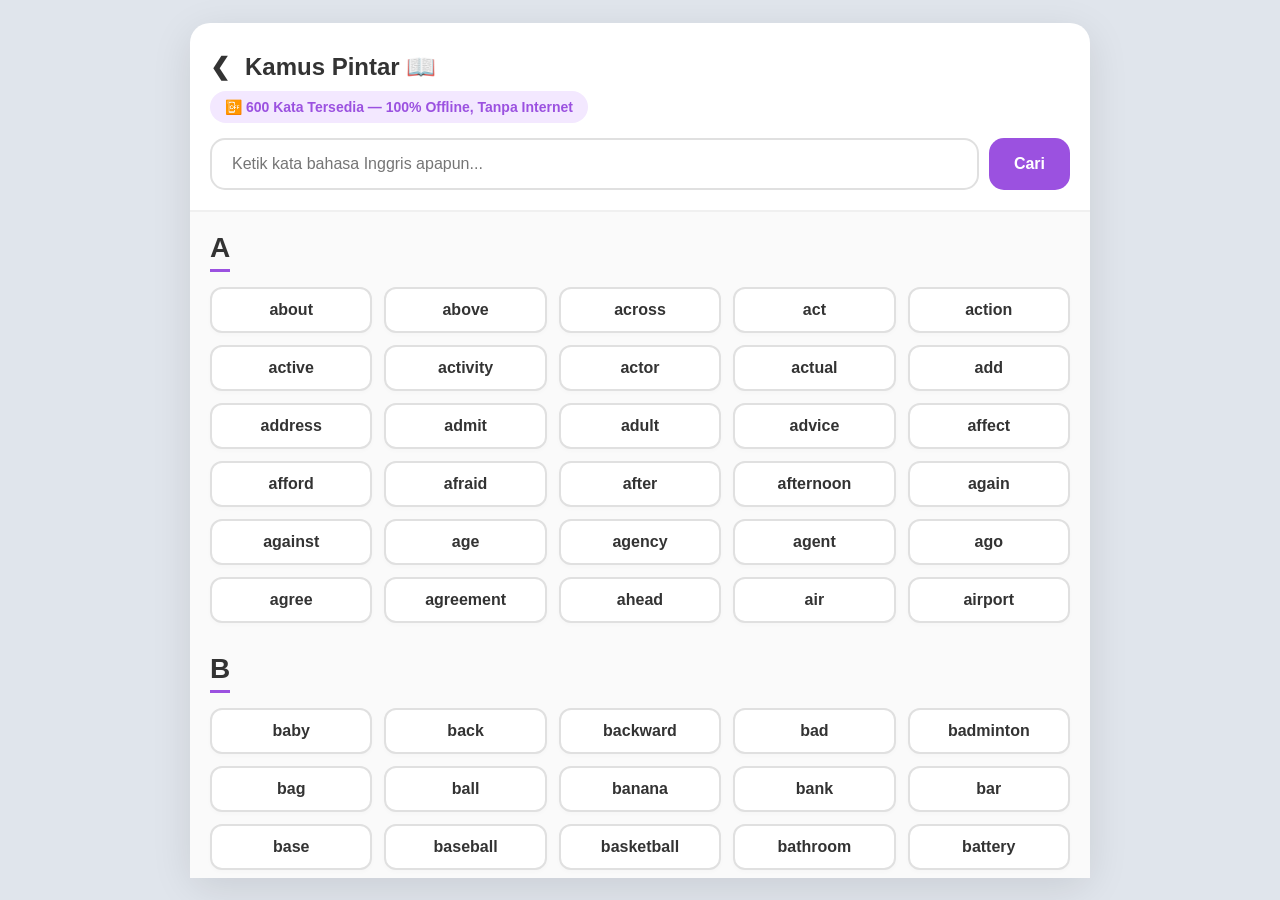
<file: kamus.html>
<!DOCTYPE html>
<html lang="id">
<head>
    <meta charset="UTF-8">
    <meta name="viewport" content="width=device-width, initial-scale=1.0">
    <title>BahasaKu - Kamus Kosakata (Offline)</title>
    <style>
        :root {
            --primary: #9b51e0; 
            --primary-light: #f3e8ff;
            --success: #7CBA41;
            --warning: #E29B0E;
            --warning-light: #FFF6E5;
            --bg-color: #e0e5ec;
            --text-dark: #333333;
            --text-gray: #828282;
        }
        * { box-sizing: border-box; margin: 0; padding: 0; font-family: 'Segoe UI', Tahoma, Geneva, Verdana, sans-serif; }
        body { background-color: var(--bg-color); display: flex; justify-content: center; align-items: center; min-height: 100vh; margin: 0; }
        #app { background-color: white; width: 100%; max-width: 900px; height: 100vh; display: flex; flex-direction: column; position: relative; box-shadow: 0 10px 40px rgba(0,0,0,0.1); }

        .header { display: flex; align-items: center; gap: 15px; padding: 30px 20px 10px; }
        .back-btn { background: none; border: none; font-size: 24px; cursor: pointer; color: var(--text-dark); font-weight: bold;}
        h1 { font-size: 24px; color: var(--text-dark); flex: 1; text-align: left;}

        .top-section { padding: 0 20px 20px; border-bottom: 2px solid #f0f0f0; }
        .stats-badge { background-color: var(--primary-light); color: var(--primary); padding: 8px 15px; border-radius: 20px; font-size: 14px; font-weight: bold; display: inline-flex; align-items: center; gap: 6px; margin-bottom: 15px; }
        .search-container { display: flex; gap: 10px; }
        .search-input { flex: 1; padding: 15px 20px; font-size: 16px; border: 2px solid #E0E0E0; border-radius: 15px; outline: none; transition: 0.3s; }
        .search-input:focus { border-color: var(--primary); }
        .btn-search { background-color: var(--primary); color: white; border: none; padding: 0 25px; border-radius: 15px; font-size: 16px; font-weight: bold; cursor: pointer; transition: 0.2s; }
        .btn-search:hover { opacity: 0.9; }

        .content-scroll { flex: 1; overflow-y: auto; padding: 20px; background-color: #fafafa;}

        #result-container { display: none; flex-direction: column; gap: 20px; animation: fadeIn 0.4s ease; background: white; padding: 25px; border-radius: 15px; box-shadow: 0 5px 20px rgba(0,0,0,0.08); margin-bottom: 30px; border: 2px solid var(--primary); }
        @keyframes fadeIn { from { opacity: 0; transform: translateY(10px); } to { opacity: 1; transform: translateY(0); } }

        .word-header { border-bottom: 2px solid #f0f0f0; padding-bottom: 15px; }
        .word-title { font-size: 32px; color: var(--text-dark); text-transform: capitalize; margin-bottom: 5px;}

        .translation-box { background-color: #E8F5E9; border-left: 5px solid var(--success); padding: 15px 20px; border-radius: 10px; }
        .translation-title { font-size: 13px; color: #2E7D32; font-weight: bold; margin-bottom: 5px; text-transform: uppercase; }
        .translation-text { font-size: 20px; color: var(--text-dark); font-weight: bold; text-transform: capitalize; }

        .info-box { background-color: var(--warning-light); border-left: 5px solid var(--warning); padding: 12px 18px; border-radius: 10px; font-size: 14px; color: #7a5b06; }
        .notfound-box { background-color: #FDECEA; border-left: 5px solid #E24A3D; padding: 15px 20px; border-radius: 10px; color: #7a1f16; font-size: 15px; }

        .meaning-section { margin-top: 10px; }
        .part-of-speech { font-size: 16px; font-weight: bold; color: var(--primary); margin-bottom: 10px; font-style: italic; border-bottom: 1px dashed #ccc; display: inline-block; padding-bottom: 5px;}
        .definition-item { background: #f9f9f9; padding: 12px; border-radius: 10px; margin-bottom: 10px; border: 1px solid #eee;}
        .def-text { font-size: 15px; color: var(--text-dark); margin-bottom: 5px; }
        .en-badge { display: inline-block; background: var(--primary-light); color: var(--primary); font-size: 10px; font-weight: bold; padding: 2px 6px; border-radius: 5px; vertical-align: middle; margin-right: 4px; }
        .def-example { font-size: 14px; color: var(--text-gray); font-style: italic; border-left: 3px solid #ccc; padding-left: 10px; }

        .btn-close-result { background: #f1f1f1; border: none; padding: 10px; border-radius: 10px; font-weight: bold; cursor: pointer; margin-top: 10px; color: var(--text-dark); }
        .btn-close-result:hover { background: #e2e2e2; }

        .dictionary-wrapper { display: flex; flex-direction: column; gap: 30px; }
        .letter-group { display: flex; flex-direction: column; gap: 15px; }
        .letter-title { font-size: 28px; font-weight: bold; color: var(--text-dark); border-bottom: 3px solid var(--primary); padding-bottom: 5px; display: inline-block; width: fit-content; }
        .word-grid { display: grid; grid-template-columns: repeat(auto-fill, minmax(110px, 1fr)); gap: 12px; }

        .word-box { background: white; border: 2px solid #E0E0E0; padding: 12px 10px; text-align: center; border-radius: 12px; cursor: pointer; transition: 0.2s; font-weight: bold; color: var(--text-dark); box-shadow: 0 2px 5px rgba(0,0,0,0.02); }
        .word-box:hover { background: var(--primary); color: white; border-color: var(--primary); transform: translateY(-3px); box-shadow: 0 5px 15px rgba(155, 81, 224, 0.3); }

        .credit { text-align: center; font-size: 11px; color: var(--text-gray); padding: 15px; }
        .credit a { color: var(--text-gray); }

        @media (min-width: 768px) { #app { border-radius: 20px; height: 95vh; margin: 20px; } .word-grid { grid-template-columns: repeat(auto-fill, minmax(140px, 1fr)); } }
    </style>
</head>
<body>

    <div id="app">
        <div class="header">
            <button class="back-btn" onclick="location.href='index.html#dashboard'">❮</button>
            <h1>Kamus Pintar 📖</h1>
        </div>

        <div class="top-section">
            <div id="stats-badge" class="stats-badge">📴 Memuat kosakata...</div>
            <div class="search-container">
                <input type="text" id="search-input" class="search-input" placeholder="Ketik kata bahasa Inggris apapun...">
                <button class="btn-search" onclick="triggerSearch()">Cari</button>
            </div>
        </div>

        <div class="content-scroll" id="scroll-area">

            <div id="result-container">
                <div class="word-header">
                    <h2 id="word-title" class="word-title">Hello</h2>
                </div>

                <div class="translation-box">
                    <div class="translation-title">Terjemahan Bahasa Indonesia</div>
                    <div id="word-translation" class="translation-text">Halo</div>
                </div>

                <div id="meanings-container" class="meaning-section"></div>

                <button class="btn-close-result" onclick="closeResult()">Tutup Hasil</button>
            </div>

            <div id="dictionary-wrapper" class="dictionary-wrapper"></div>

            <div id="empty-msg" style="display: none; text-align: center; color: var(--text-gray); margin-top: 30px;">
                Kata tidak ditemukan di daftar kosakata offline.
            </div>

            <div class="credit">
                Definisi bahasa Inggris memakai data dari
                <a href="https://wordset.org" target="_blank" rel="noopener">Wordset</a>
                (lisensi CC BY-SA 4.0). Terjemahan Indonesia disusun manual. Seluruh data
                tersimpan di dalam file ini — aplikasi berjalan 100% offline, tanpa koneksi internet.
            </div>
        </div>
    </div>

    <script>
        // =========================================================================
        // DATABASE KAMUS OFFLINE
        // Berisi 600 kata dasar bahasa Inggris, masing-masing dengan:
        //  - terjemahan Bahasa Indonesia (disusun manual)
        //  - definisi bahasa Inggris + contoh kalimat (dari dataset terbuka Wordset,
        //    lisensi Creative Commons Attribution-ShareAlike 4.0, https://wordset.org)
        // Karena semua data ini sudah tertanam langsung di file HTML ini, aplikasi
        // TIDAK memerlukan koneksi internet maupun API eksternal sama sekali.
        // Konsekuensinya: hanya kata-kata dalam daftar ini yang bisa ditemukan.
        // =========================================================================
        const localDictionaryData = {"about":{"translation":"tentang","meanings":[{"partOfSpeech":"adverb","definitions":[{"definition":"imprecise quantities but fairly close to correct","example":"Last night's bill was about twenty dollars."},{"definition":"in the area or vicinity","example":"a few spectators standing about"}]},{"partOfSpeech":"adjective","definitions":[{"definition":"on the move","example":""}]}]},"above":{"translation":"di atas","meanings":[{"partOfSpeech":"adverb","definitions":[{"definition":"at an earlier place","example":"see above"},{"definition":"in or to a place that is higher","example":""}]},{"partOfSpeech":"adjective","definitions":[{"definition":"appearing earlier in the same text","example":"flaws in the above interpretation"}]},{"partOfSpeech":"noun","definitions":[{"definition":"an earlier section of a written text","example":"for instructions refer to the above"}]}]},"across":{"translation":"menyeberang","meanings":[{"partOfSpeech":"adverb","definitions":[{"definition":"transversely","example":"the marble slabs were cut across"},{"definition":"to the opposite side","example":"the football field was 300 feet across"}]}]},"act":{"translation":"bertindak","meanings":[{"partOfSpeech":"noun","definitions":[{"definition":"something that people do or cause to happen","example":""},{"definition":"a legal document codifying the result of deliberations of a committee or society or legislative body","example":""}]},{"partOfSpeech":"verb","definitions":[{"definition":"to behave in a certain manner","example":"Stop acting like a dunce."},{"definition":"to pretend to have certain qualities or state of mind","example":"We acted the idiot."}]}]},"action":{"translation":"aksi","meanings":[{"partOfSpeech":"noun","definitions":[{"definition":"something done, usually as opposed to something said","example":"There were stories of murders and other unnatural actions."},{"definition":"the most important or interesting work or activity in a specific area or field","example":"the action is no longer in technology stocks but in municipal bonds"}]},{"partOfSpeech":"verb","definitions":[{"definition":"to put in effect","example":"I actioned the plan."},{"definition":"to institute legal proceedings against","example":"It looks like we will have to action them to get the to budge."}]}]},"active":{"translation":"aktif","meanings":[{"partOfSpeech":"adjective","definitions":[{"definition":"characterized by energetic activity","example":"an active toddler"},{"definition":"engaged in full-time work","example":"active duty"}]},{"partOfSpeech":"noun","definitions":[{"definition":"a person who is a participating member of an organization","example":"the club issues a list of members, both the actives and the retirees"},{"definition":"the voice used to indicate that the grammatical subject of the verb is performing the action or causing the happening denoted by the verb","example":"My editor prefers writing that uses the active voice."}]}]},"activity":{"translation":"aktivitas","meanings":[{"partOfSpeech":"noun","definitions":[{"definition":"any specific behavior","example":"they avoided all recreational activity"},{"definition":"the trait of being active","example":""}]}]},"actor":{"translation":"aktor","meanings":[{"partOfSpeech":"noun","definitions":[{"definition":"a theatrical performer","example":""},{"definition":"a person who acts and gets things done","example":"he's a principal actor in this affair"}]}]},"actual":{"translation":"sebenarnya","meanings":[{"partOfSpeech":"adjective","definitions":[{"definition":"presently existing in fact and not merely potential or possible","example":"the predicted temperature and the actual temperature were markedly different"},{"definition":"being or existing at the present moment","example":"the ship's actual position is 22 miles due south of Key West"}]}]},"add":{"translation":"menambahkan","meanings":[{"partOfSpeech":"verb","definitions":[{"definition":"to make an addition to","example":"But wait; that's not all! If you order now, we'll add in another vacuum for no additional cost!"},{"definition":"to make an addition by combining numbers","example":"I added the numbers together."}]}]},"address":{"translation":"alamat","meanings":[{"partOfSpeech":"noun","definitions":[{"definition":"social skill","example":""},{"definition":"the stance assumed by a golfer in preparation for hitting a golf ball","example":""}]},{"partOfSpeech":"verb","definitions":[{"definition":"to adjust and aim at in preparation of hitting, especially a golf ball","example":"The golfer addressed the ball before putting."},{"definition":"to speak to or at","example":"They addressed the crowd outside the window."}]}]},"admit":{"translation":"mengakui","meanings":[{"partOfSpeech":"verb","definitions":[{"definition":"to give access or entrance to","example":"The French doors admit onto the yard."},{"definition":"to afford possibility","example":"This problem admits of no solution."}]}]},"adult":{"translation":"dewasa","meanings":[{"partOfSpeech":"adjective","definitions":[{"definition":"(of animals) fully developed","example":"an adult animal"},{"definition":"designed to arouse lust","example":""}]},{"partOfSpeech":"noun","definitions":[{"definition":"any mature animal","example":""},{"definition":"a fully developed person from maturity onward","example":""}]}]},"advice":{"translation":"nasihat","meanings":[{"partOfSpeech":"noun","definitions":[{"definition":"a proposal for an appropriate course of action","example":""}]}]},"affect":{"translation":"mempengaruhi","meanings":[{"partOfSpeech":"noun","definitions":[{"definition":"the conscious subjective aspect of feeling or emotion","example":""}]},{"partOfSpeech":"verb","definitions":[{"definition":"to act physically on","example":"This new pill affects me negatively."},{"definition":"to have an effect upon or make a difference on something","example":"Will the new rules affect me?"}]}]},"afford":{"translation":"mampu membeli","meanings":[{"partOfSpeech":"verb","definitions":[{"definition":"to be able to spare or give up","example":"I can't afford to spend two hours with this person."},{"definition":"to be the cause or source of","example":"Grapes afford wine."}]}]},"afraid":{"translation":"takut","meanings":[{"partOfSpeech":"adjective","definitions":[{"definition":"filled with fear or apprehension","example":""},{"definition":"filled with regret or concern","example":""}]}]},"after":{"translation":"setelah","meanings":[{"partOfSpeech":"adverb","definitions":[{"definition":"happening at a time subsequent to a reference time","example":""},{"definition":"behind or in the rear","example":"and Jill came tumbling after"}]},{"partOfSpeech":"adjective","definitions":[{"definition":"located farther aft","example":""}]}]},"afternoon":{"translation":"sore","meanings":[{"partOfSpeech":"noun","definitions":[{"definition":"a conventional expression of greeting or farewell","example":""},{"definition":"the part of the day between noon and evening","example":"I spent a quiet afternoon in the park."}]}]},"again":{"translation":"lagi","meanings":[{"partOfSpeech":"adverb","definitions":[{"definition":"anew or once more","example":"They tried again, and finally succeeded."}]}]},"against":{"translation":"melawan"},"age":{"translation":"usia","meanings":[{"partOfSpeech":"noun","definitions":[{"definition":"how long something has existed","example":"it was replaced because of its age"},{"definition":"a time of life, usually defined in years, at which some particular qualification or power arises","example":"We were finally of school age."}]},{"partOfSpeech":"verb","definitions":[{"definition":"to grow old or older","example":"We aged gracefully."},{"definition":"to begin to seem older","example":"The death of their child aged them."}]}]},"agency":{"translation":"lembaga","meanings":[{"partOfSpeech":"noun","definitions":[{"definition":"how a result is obtained or an end is achieved","example":""},{"definition":"a business that serves other businesses","example":""}]}]},"agent":{"translation":"agen","meanings":[{"partOfSpeech":"noun","definitions":[{"definition":"the semantic role of the animate entity that instigates or causes the happening denoted by the verb in the clause","example":""},{"definition":"an active and efficient cause","example":""}]}]},"ago":{"translation":"yang lalu","meanings":[{"partOfSpeech":"adverb","definitions":[{"definition":"in the past","example":"Long ago your sibling and I found a treasure chest hidden under this rock."}]},{"partOfSpeech":"adjective","definitions":[{"definition":"gone by","example":""}]}]},"agree":{"translation":"setuju","meanings":[{"partOfSpeech":"verb","definitions":[{"definition":"to consent or assent to a condition, or agree to do something","example":"They agreed to all my conditions."},{"definition":"to be in accord","example":"We agree on the fundamental issues."}]}]},"agreement":{"translation":"kesepakatan","meanings":[{"partOfSpeech":"noun","definitions":[{"definition":"compatibility of observations","example":"there was no agreement between theory and measurement"},{"definition":"the thing arranged or agreed to","example":""}]}]},"ahead":{"translation":"di depan","meanings":[{"partOfSpeech":"adjective","definitions":[{"definition":"having the leading position or higher score in a contest","example":""}]},{"partOfSpeech":"adverb","definitions":[{"definition":"at or in the front","example":"I see the lights of a town ahead"},{"definition":"ahead of time","example":""}]}]},"air":{"translation":"udara","meanings":[{"partOfSpeech":"noun","definitions":[{"definition":"travel via aircraft","example":"air travel involves too much waiting in airports"},{"definition":"a distinctive but intangible quality surrounding a person or thing","example":"an air of mystery"}]},{"partOfSpeech":"verb","definitions":[{"definition":"to expose to cool or cold air so as to cool or freshen","example":"It was a hot day, so I opened the doors to try and air my apartment."},{"definition":"to expose to warm or heated air, so as to dry","example":"Let's air these wet boots."}]}]},"airport":{"translation":"bandara","meanings":[{"partOfSpeech":"noun","definitions":[{"definition":"an airfield equipped with control tower and hangars as well as accommodations for passengers and cargo","example":""}]}]},"baby":{"translation":"bayi","meanings":[{"partOfSpeech":"noun","definitions":[{"definition":"a project of personal concern to someone","example":"I know this project is your baby."},{"definition":"a very young mammal","example":"baby rabbits"}]},{"partOfSpeech":"verb","definitions":[{"definition":"to treat with excessive indulgence","example":"We babied our pets as if they were human children."}]}]},"back":{"translation":"punggung","meanings":[{"partOfSpeech":"adverb","definitions":[{"definition":"in or to or toward a past time","example":"set the clocks back an hour"},{"definition":"at or to or toward the back or rear","example":"They moved back to distance themselves from the cameras down front."}]},{"partOfSpeech":"noun","definitions":[{"definition":"(American football) the position of a player on a football team who is stationed behind the line of scrimmage","example":""},{"definition":"a support that you can lean against while sitting","example":"the back of the dental chair was adjustable"}]},{"partOfSpeech":"verb","definitions":[{"definition":"to strengthen by providing with a back or backing","example":"I backed the photo so it would not get bent in the post."},{"definition":"to establish as valid or genuine","example":"Can you back up your claims?"}]}]},"backward":{"translation":"mundur","meanings":[{"partOfSpeech":"adverb","definitions":[{"definition":"in or to or toward a past time","example":""},{"definition":"at or to or toward the back or rear","example":""}]},{"partOfSpeech":"adjective","definitions":[{"definition":"directed or facing toward the back or rear","example":"a backward view"},{"definition":"(used of temperament or behavior) marked by a retiring nature","example":"a backward lover"}]}]},"bad":{"translation":"buruk","meanings":[{"partOfSpeech":"adverb","definitions":[{"definition":"very much","example":""},{"definition":"with great intensity (`bad' is a nonstandard variant for `badly')","example":"the injury hurt badly"}]},{"partOfSpeech":"adjective","definitions":[{"definition":"feeling physical discomfort or pain (`tough' is occasionally used colloquially for `bad')","example":"my throat feels bad"},{"definition":"not in an edible or usable condition, in referring to foodstuffs","example":"The meat was bad. "}]},{"partOfSpeech":"noun","definitions":[{"definition":"that which is below standard or expectations as of ethics or decency","example":"take the bad with the good"}]}]},"badminton":{"translation":"bulu tangkis","meanings":[{"partOfSpeech":"noun","definitions":[{"definition":"a game played on a court with light long-handled rackets used to volley a shuttlecock over a net","example":""}]}]},"bag":{"translation":"tas","meanings":[{"partOfSpeech":"noun","definitions":[{"definition":"an activity that you like or at which you are superior","example":""},{"definition":"mammary gland of bovids (cows and sheep and goats)","example":""}]},{"partOfSpeech":"verb","definitions":[{"definition":"to capture or kill, as in hunting","example":"I bagged a few pheasants on our hunting trip."},{"definition":"to put into a bag","example":"The supermarket clerk bagged the groceries."}]}]},"ball":{"translation":"bola","meanings":[{"partOfSpeech":"noun","definitions":[{"definition":"a pitch that is not in the strike zone","example":"The pitcher threw nine straight balls before being yanked from the game."},{"definition":"the game of baseball","example":""}]},{"partOfSpeech":"verb","definitions":[{"definition":"to form into a ball by winding or rolling","example":"I ball wool in the fall."}]}]},"banana":{"translation":"pisang","meanings":[{"partOfSpeech":"noun","definitions":[{"definition":"elongated crescent-shaped yellow fruit with soft sweet flesh","example":""},{"definition":"any of several tropical and subtropical treelike herbs of the genus Musa having a terminal crown of large entire leaves and usually bearing hanging clusters of elongated fruits","example":""}]}]},"bank":{"translation":"bank","meanings":[{"partOfSpeech":"noun","definitions":[{"definition":"a flight maneuver","example":""},{"definition":"a building in which the business of banking transacted","example":"the bank is on the corner of Nassau and Witherspoon"}]},{"partOfSpeech":"verb","definitions":[{"definition":"to have confidence or faith in","example":"I banked on their intentions."},{"definition":"to cover with ashes so to control the rate of burning","example":"The fire fighters are going to bank the blaze."}]}]},"bar":{"translation":"batang","meanings":[{"partOfSpeech":"noun","definitions":[{"definition":"a horizontal rod that serves as a support for gymnasts as they perform exercises","example":""},{"definition":"a room or establishment where alcoholic drinks are served over a counter","example":"We're headed to the bar to meet friends."}]},{"partOfSpeech":"verb","definitions":[{"definition":"to prevent from entering","example":"We'll have to bar you from school until next week."},{"definition":"to secure with, or as if with, bars","example":"I barred the door."}]}]},"base":{"translation":"dasar","meanings":[{"partOfSpeech":"adjective","definitions":[{"definition":"debased","example":""},{"definition":"illegitimate","example":""}]},{"partOfSpeech":"noun","definitions":[{"definition":"a support or foundation","example":"the base of the lamp"},{"definition":"a place that the runner must touch before scoring","example":""}]},{"partOfSpeech":"verb","definitions":[{"definition":"to use as a basis for","example":"We based our movie on the comic book series."},{"definition":"to use purified cocaine by burning it and inhaling the fumes","example":"The addict based from a spoon."}]}]},"baseball":{"translation":"bisbol","meanings":[{"partOfSpeech":"noun","definitions":[{"definition":"a ball game played with a bat and ball between two teams of nine players","example":""},{"definition":"a ball used in playing baseball","example":""}]}]},"basketball":{"translation":"bola basket","meanings":[{"partOfSpeech":"noun","definitions":[{"definition":"a game played on a court by two opposing teams of 5 players","example":""},{"definition":"an inflated ball used in playing basketball","example":""}]}]},"bathroom":{"translation":"kamar mandi","meanings":[{"partOfSpeech":"noun","definitions":[{"definition":"a room containing a bathtub or shower and usually a washbasin and toilet","example":"We're looking for a house with at least two bathrooms."},{"definition":"a room or building equipped with one or more toilets","example":""}]}]},"battery":{"translation":"baterai","meanings":[{"partOfSpeech":"noun","definitions":[{"definition":"an assault in which the assailant makes physical contact","example":""},{"definition":"the heavy fire of artillery to saturate an area rather than hit a specific target","example":""}]}]},"battle":{"translation":"pertempuran","meanings":[{"partOfSpeech":"noun","definitions":[{"definition":"an energetic attempt to achieve something","example":""},{"definition":"a hostile meeting of opposing military forces in the course of a war","example":"Grant won a decisive victory in the battle of Chickamauga"}]},{"partOfSpeech":"verb","definitions":[{"definition":"to contend against in or as if in a battle","example":"We battled our enemies."}]}]},"beach":{"translation":"pantai","meanings":[{"partOfSpeech":"noun","definitions":[{"definition":"an area of sand sloping down to the water of a sea or lake","example":""}]},{"partOfSpeech":"verb","definitions":[{"definition":"to land on a beach","example":"The ship beached near the port."}]}]},"bear":{"translation":"beruang","meanings":[{"partOfSpeech":"noun","definitions":[{"definition":"a massive mammal with long shaggy coats and strong claws found in the Americas and Eurasia; one of 8 species in the family Ursidae","example":"When I saw a bear in the woods, I ran away."},{"definition":"an investor with a pessimistic market outlook","example":"After deciding to short all the stocks, everyone knew I was a bear."}]},{"partOfSpeech":"verb","definitions":[{"definition":"to have on one's person; to carry","example":"I bear a gun."},{"definition":"to give birth to","example":"The dog bore pups in the pantry."}]}]},"beat":{"translation":"mengalahkan","meanings":[{"partOfSpeech":"adjective","definitions":[{"definition":"very tired","example":""}]},{"partOfSpeech":"noun","definitions":[{"definition":"the act of beating to windward","example":""},{"definition":"a stroke or blow","example":"the signal was two beats on the steam pipe"}]},{"partOfSpeech":"verb","definitions":[{"definition":"to wear out completely","example":"I beat that car."},{"definition":"to be a mystery or bewildering to","example":"The magic trick beats me!"}]}]},"beautiful":{"translation":"cantik","meanings":[{"partOfSpeech":"adjective","definitions":[{"definition":"delighting the senses or exciting intellectual or emotional admiration","example":"a beautiful child"},{"definition":"(of weather) highly enjoyable","example":"what a beautiful day"}]}]},"because":{"translation":"karena"},"become":{"translation":"menjadi","meanings":[{"partOfSpeech":"verb","definitions":[{"definition":"to enter or assume a certain state or condition","example":"I've become numb to the feeling."},{"definition":"to come into existence","example":"What becomes has duration."}]}]},"bed":{"translation":"tempat tidur","meanings":[{"partOfSpeech":"noun","definitions":[{"definition":"a piece of furniture that provides a place to sleep","example":"They sat on the edge of the bed."},{"definition":"a plot of ground in which plants are growing","example":"the gardener planted a bed of roses"}]},{"partOfSpeech":"verb","definitions":[{"definition":"to have sexual intercourse with","example":"I bedded them after dinner."},{"definition":"to put to bed","example":"The children were bedded at ten o'clock."}]}]},"bedroom":{"translation":"kamar tidur","meanings":[{"partOfSpeech":"noun","definitions":[{"definition":"a room used primarily for sleeping","example":""}]}]},"bee":{"translation":"lebah","meanings":[{"partOfSpeech":"noun","definitions":[{"definition":"any of numerous hairy-bodied insects including social and solitary species","example":""},{"definition":"a social gathering to carry out some communal task or to hold competitions","example":""}]}]},"before":{"translation":"sebelum","meanings":[{"partOfSpeech":"adverb","definitions":[{"definition":"earlier in time","example":""},{"definition":"at or in the front","example":""}]}]},"begin":{"translation":"memulai","meanings":[{"partOfSpeech":"verb","definitions":[{"definition":"to take the first step or steps in carrying out an action","example":"They have begun their residency in orthopedics."},{"definition":"to set in motion, cause to start","example":"Let us begin before it gets too late."}]}]},"behavior":{"translation":"perilaku","meanings":[{"partOfSpeech":"noun","definitions":[{"definition":"manner of acting or controlling yourself","example":""},{"definition":"in psychology, the aggregate of the responses or reactions or movements made by an organism in any situation","example":""}]}]},"behind":{"translation":"di belakang","meanings":[{"partOfSpeech":"adjective","definitions":[{"definition":"having the lower score or lagging position in a contest","example":""}]},{"partOfSpeech":"adverb","definitions":[{"definition":"in or to or toward the rear","example":"Wherever I went, my dog followed behind."},{"definition":"remaining in a place or condition that has been left or departed from","example":"When they died, they left much unfinished work behind."}]},{"partOfSpeech":"noun","definitions":[{"definition":"the fleshy part of the human body that you sit on","example":""}]}]},"belief":{"translation":"kepercayaan","meanings":[{"partOfSpeech":"noun","definitions":[{"definition":"a vague idea in which some confidence is placed","example":""},{"definition":"any cognitive content held as true","example":""}]}]},"cake":{"translation":"kue","meanings":[{"partOfSpeech":"noun","definitions":[{"definition":"a block of solid substance (such as soap or wax)","example":""},{"definition":"baked goods made from or based on a mixture of flour, sugar, eggs, and fat","example":""}]},{"partOfSpeech":"verb","definitions":[{"definition":"to form a coat over","example":"Snow caked the ground for most of January."}]}]},"call":{"translation":"memanggil","meanings":[{"partOfSpeech":"noun","definitions":[{"definition":"the option to buy a given stock (or stock index or commodity future) at a given price before a given date","example":""},{"definition":"in sports, the decision made by an umpire or referee","example":"They were ejected for protesting the call."}]},{"partOfSpeech":"verb","definitions":[{"definition":"to rouse somebody from sleep with a call","example":"I was called at 5 A.M. this morning"},{"definition":"to consider or regard as being","example":"I would not call them beautiful."}]}]},"calm":{"translation":"tenang","meanings":[{"partOfSpeech":"adjective","definitions":[{"definition":"(of weather) free from storm or wind","example":"calm seas"},{"definition":"not agitated","example":""}]},{"partOfSpeech":"noun","definitions":[{"definition":"steadiness of mind under stress","example":""},{"definition":"wind moving at less than 1 knot","example":""}]},{"partOfSpeech":"verb","definitions":[{"definition":"to cause to be calm or quiet as by administering a sedative to","example":"I calmed the patient before surgery."},{"definition":"to make steady","example":""}]}]},"camera":{"translation":"kamera","meanings":[{"partOfSpeech":"noun","definitions":[{"definition":"equipment for taking photographs ","example":"I always have my camera with me."},{"definition":"television equipment consisting of a lens system that focuses an image on a photosensitive mosaic that is scanned by an electron beam","example":""}]}]},"campaign":{"translation":"kampanye","meanings":[{"partOfSpeech":"noun","definitions":[{"definition":"an overland journey by hunters (especially in Africa)","example":""},{"definition":"a series of actions advancing a principle or tending toward a particular end","example":"They supported populist campaigns."}]},{"partOfSpeech":"verb","definitions":[{"definition":"to run, stand, or compete for an office or a position","example":"The senator campaigned for the presidency."},{"definition":"to exert oneself continuously, vigorously, or obtrusively to gain an end or engage in a crusade for a certain cause or person","example":""}]}]},"cancer":{"translation":"kanker","meanings":[{"partOfSpeech":"noun","definitions":[{"definition":"any malignant growth or tumor caused by abnormal and uncontrolled cell division","example":""}]}]},"candidate":{"translation":"calon","meanings":[{"partOfSpeech":"noun","definitions":[{"definition":"a politician who is running for public office","example":""},{"definition":"someone who is considered for something (for an office or prize or honor etc.)","example":""}]}]},"capital":{"translation":"ibu kota","meanings":[{"partOfSpeech":"adjective","definitions":[{"definition":"uppercase","example":"capital A"},{"definition":"of primary importance","example":"our capital concern was to avoid defeat"}]},{"partOfSpeech":"noun","definitions":[{"definition":"the upper part of a column that supports the entablature","example":""},{"definition":"one of the large alphabetic characters used as the first letter in writing or printing proper names and sometimes for emphasis","example":"printers once kept the type for capitals and for small letters in separate cases"}]}]},"car":{"translation":"mobil","meanings":[{"partOfSpeech":"noun","definitions":[{"definition":"a conveyance for passengers or freight on a cable railway","example":"they took a cable car to the top of the mountain"},{"definition":"a motor vehicle with four wheels","example":""}]}]},"card":{"translation":"kartu","meanings":[{"partOfSpeech":"noun","definitions":[{"definition":"one of a set of small pieces of stiff paper marked in various ways and used for playing games or for telling fortunes","example":"I collected cards and traded them with my friends."},{"definition":"a printed circuit that can be inserted into expansion slots in a computer to increase the computer's capabilities","example":""}]},{"partOfSpeech":"verb","definitions":[{"definition":"to ask someone for identification to determine whether he or she is old enough to consume liquor","example":"I was carded when I tried to buy a beer!"},{"definition":"to separate the fibers of","example":"They washed and carded the wool before spinning it into yarn."}]}]},"care":{"translation":"peduli","meanings":[{"partOfSpeech":"noun","definitions":[{"definition":"activity involved in maintaining something in good working order","example":"They wrote the manual on car care."},{"definition":"the work of providing treatment for or attending to someone or something","example":"no medical care was required"}]},{"partOfSpeech":"verb","definitions":[{"definition":"to be concerned with","example":""},{"definition":"to feel concern or interest","example":"I really care about my work"}]}]},"career":{"translation":"karier","meanings":[{"partOfSpeech":"noun","definitions":[{"definition":"the general progression of your working or professional life","example":"the general had had a distinguished career"},{"definition":"the particular occupation for which you are trained","example":""}]},{"partOfSpeech":"verb","definitions":[{"definition":"to move headlong at high speed","example":"The cars careered down the road"}]}]},"carry":{"translation":"membawa","meanings":[{"partOfSpeech":"noun","definitions":[{"definition":"the act of carrying something","example":""}]},{"partOfSpeech":"verb","definitions":[{"definition":"to be pregnant with","example":""},{"definition":"to continue or extend","example":""}]}]},"case":{"translation":"kasus","meanings":[{"partOfSpeech":"noun","definitions":[{"definition":"a comprehensive term for any proceeding in a court of law whereby an individual seeks a legal remedy","example":""},{"definition":"a portable container for carrying several objects","example":"the musicians left their instrument cases backstage"}]},{"partOfSpeech":"verb","definitions":[{"definition":"to enclose in, or as if in, a case","example":"my feet were encased in mud"},{"definition":"to look over, usually with the intention to rob","example":"They men cased the housed."}]}]},"cat":{"translation":"kucing","meanings":[{"partOfSpeech":"noun","definitions":[{"definition":"feline mammal usually having thick soft fur and no ability to roar: domestic cats","example":"wildcats"},{"definition":"any of several large cats typically able to roar and living in the wild","example":""}]},{"partOfSpeech":"verb","definitions":[{"definition":"to eject the contents of the stomach through the mouth","example":""},{"definition":"to beat with a cat-o'-nine-tails","example":""}]}]},"catch":{"translation":"menangkap","meanings":[{"partOfSpeech":"noun","definitions":[{"definition":"the act of apprehending (especially apprehending a criminal)","example":""},{"definition":"the act of catching an object with the hands","example":"The outfielder made the catch with their ungloved hand."}]},{"partOfSpeech":"verb","definitions":[{"definition":"to contract","example":"did you catch a cold?"},{"definition":"to delay or hold up","example":""}]}]},"cause":{"translation":"menyebabkan","meanings":[{"partOfSpeech":"noun","definitions":[{"definition":"any entity that produces an effect or is responsible for events or results","example":""},{"definition":"a series of actions advancing a principle or tending toward a particular end","example":""}]},{"partOfSpeech":"verb","definitions":[{"definition":"to cause to do","example":"cause to act in a specified manner"},{"definition":"to give rise to","example":"The dictator's harsh suppression of the rebels caused an even greater rebellion."}]}]},"cell":{"translation":"sel","meanings":[{"partOfSpeech":"noun","definitions":[{"definition":"the basic structural and functional unit of all organisms","example":"Cells can divide and multiply."},{"definition":"a device that delivers an electric current as the result of a chemical reaction","example":""}]}]},"center":{"translation":"pusat","meanings":[{"partOfSpeech":"adjective","definitions":[{"definition":"of or belonging to neither the right nor the left politically or intellectually","example":""},{"definition":"equally distant from the extremes","example":""}]},{"partOfSpeech":"noun","definitions":[{"definition":"a position on a basketball team of the player who participates in the jump that starts the game","example":""},{"definition":"in American football, the position of the player on the line of scrimmage who puts the ball in play","example":"It is a center's responsibility to get the football to the quarterback."}]},{"partOfSpeech":"verb","definitions":[{"definition":"to direct one's attention on something","example":""},{"definition":"to move into the center","example":"That vase in the picture is not centered."}]}]},"central":{"translation":"sentral","meanings":[{"partOfSpeech":"adjective","definitions":[{"definition":"in or near a center or constituting a center","example":""},{"definition":"serving as an essential component","example":""}]},{"partOfSpeech":"noun","definitions":[{"definition":"a workplace that serves as a telecommunications facility where lines from telephones can be connected together to permit communication","example":""}]}]},"century":{"translation":"abad","meanings":[{"partOfSpeech":"noun","definitions":[{"definition":"ten 10s","example":""},{"definition":"a period of 100 years","example":""}]}]},"certain":{"translation":"tertentu","meanings":[{"partOfSpeech":"adjective","definitions":[{"definition":"exercising or taking care great enough to bring assurance","example":"be certain to disconnect the iron when you are through"},{"definition":"certain to occur","example":""}]}]},"certainly":{"translation":"tentu saja","meanings":[{"partOfSpeech":"adverb","definitions":[{"definition":"definitely or positively","example":"I will certainly attend the party."}]}]},"chair":{"translation":"kursi","meanings":[{"partOfSpeech":"noun","definitions":[{"definition":"the position of professor","example":"I was awarded an endowed chair in economics."},{"definition":"a seat for one person, with a support for the back","example":"They put their coat over the back of the chair and sat down."}]},{"partOfSpeech":"verb","definitions":[{"definition":"to preside over","example":"I volunteered to chair the committee."},{"definition":"to act or preside as chair, as of an academic department in a university","example":"I chaired the department for many years."}]}]},"chalk":{"translation":"kapur tulis","meanings":[{"partOfSpeech":"noun","definitions":[{"definition":"a piece of calcite or a similar substance, usually in the shape of a crayon, that is used to write or draw on blackboards or other flat surfaces","example":""},{"definition":"an amphetamine derivative (trade name Methedrine) used in the form of a crystalline hydrochloride","example":""}]},{"partOfSpeech":"verb","definitions":[{"definition":"to write, draw, or trace with chalk","example":""}]}]},"challenge":{"translation":"tantangan","meanings":[{"partOfSpeech":"noun","definitions":[{"definition":"a demand by a sentry for a password or identification","example":""},{"definition":"questioning a statement and demanding an explanation","example":"Their challenge of my argument was unfounded."}]},{"partOfSpeech":"verb","definitions":[{"definition":"to raise a formal objection in a court of law","example":"I challenged the judge's ruling."},{"definition":"to ask for identification","example":"The illegal immigrant was challenged by the border guard"}]}]},"chance":{"translation":"kesempatan","meanings":[{"partOfSpeech":"noun","definitions":[{"definition":"a risk involving danger","example":"We take a chance when we sky dive, but the thrill is worth it."},{"definition":"a measure of how likely it is that some event will occur","example":""}]},{"partOfSpeech":"verb","definitions":[{"definition":"to come upon, as if by accident","example":"I chanced upon my neighbor at the grocery store."},{"definition":"to take a risk in the hope of a favorable outcome","example":""}]},{"partOfSpeech":"adjective","definitions":[{"definition":"occurring or appearing or singled out by chance","example":""}]}]},"change":{"translation":"mengubah","meanings":[{"partOfSpeech":"noun","definitions":[{"definition":"the action of changing something","example":"the change of government had no impact on the economy"},{"definition":"a different or fresh set of clothes","example":"The lawyer brought a change in their overnight bag."}]},{"partOfSpeech":"verb","definitions":[{"definition":"to undergo a change","example":""},{"definition":"to become different in some particular way, without permanently losing one's or its former characteristics or essence","example":"Their mood changes in accordance with the weather."}]}]},"character":{"translation":"karakter","meanings":[{"partOfSpeech":"verb","definitions":[{"definition":"to engrave or inscribe characters on","example":""}]},{"partOfSpeech":"noun","definitions":[{"definition":"(genetics) an attribute (structural or functional) that is determined by a gene or group of genes","example":""},{"definition":"the inherent complex of attributes that determines a persons moral and ethical actions and reactions","example":"education has for its object the formation of character- Herbert Spencer"}]}]},"charge":{"translation":"biaya","meanings":[{"partOfSpeech":"noun","definitions":[{"definition":"a special assignment that is given to a person or group","example":""},{"definition":"attention and management implying responsibility for safety","example":""}]},{"partOfSpeech":"verb","definitions":[{"definition":"to saturate","example":"The room was charged with tension and anxiety."},{"definition":"to energize a battery by passing a current through it in the direction opposite to discharge","example":"I need to charge my car battery."}]}]},"dance":{"translation":"menari","meanings":[{"partOfSpeech":"noun","definitions":[{"definition":"taking a series of rhythmical steps and movements in time to music","example":"Anyone can learn this dance in 30 minutes. "},{"definition":"an artistic form of nonverbal communication","example":""}]},{"partOfSpeech":"verb","definitions":[{"definition":"move in a pattern","example":""},{"definition":"move in a graceful and rhythmical way","example":"I danced into the room."}]}]},"dangerous":{"translation":"berbahaya","meanings":[{"partOfSpeech":"adjective","definitions":[{"definition":"causing fear or anxiety by threatening great harm","example":"a dangerous operation"},{"definition":"involving or causing danger or risk","example":""}]}]},"dark":{"translation":"gelap","meanings":[{"partOfSpeech":"adjective","definitions":[{"definition":"not giving performances","example":""},{"definition":"having skin rich in melanin pigments","example":""}]},{"partOfSpeech":"noun","definitions":[{"definition":"an unenlightened state","example":"I was in the dark concerning their intentions."},{"definition":"an unilluminated area","example":"They moved off into the darkness."}]}]},"data":{"translation":"data","meanings":[{"partOfSpeech":"noun","definitions":[{"definition":"a collection of facts from which conclusions may be drawn","example":"statistical data"}]}]},"daughter":{"translation":"anak perempuan","meanings":[{"partOfSpeech":"noun","definitions":[{"definition":"a female human offspring","example":"Your daughter is caring for you."}]}]},"day":{"translation":"hari","meanings":[{"partOfSpeech":"noun","definitions":[{"definition":"a period of opportunity","example":"Every person deserves their day in court."},{"definition":"some point or period in time","example":"it should arrive any day now"}]}]},"dead":{"translation":"mati","meanings":[{"partOfSpeech":"adjective","definitions":[{"definition":"(followed by `to') not showing human feeling or sensitivity","example":""},{"definition":"very tired","example":""}]},{"partOfSpeech":"adverb","definitions":[{"definition":"completely and without qualification","example":""},{"definition":"quickly and without warning","example":""}]},{"partOfSpeech":"noun","definitions":[{"definition":"people who are no longer living","example":"they buried the dead"},{"definition":"a time when coldness (or some other quality associated with death) is intense","example":"the dead of winter"}]}]},"deal":{"translation":"kesepakatan","meanings":[{"partOfSpeech":"noun","definitions":[{"definition":"the act of apportioning or distributing something","example":"the captain was entrusted with the deal of provisions"},{"definition":"the act of distributing playing cards","example":"the deal was passed around the table clockwise"}]},{"partOfSpeech":"verb","definitions":[{"definition":"take into consideration for exemplifying purposes","example":""},{"definition":"act on verbally or in some form of artistic expression","example":"This book deals with incest"}]}]},"death":{"translation":"kematian","meanings":[{"partOfSpeech":"noun","definitions":[{"definition":"the act of killing","example":"The murderer had two deaths on their conscience."},{"definition":"the event of dying or departure from life","example":"Their death came as a terrible shock."}]}]},"debate":{"translation":"debat","meanings":[{"partOfSpeech":"noun","definitions":[{"definition":"a discussion in which reasons are advanced for and against some proposition or proposal","example":""},{"definition":"the formal presentation of a stated proposition and the opposition to it (usually followed by a vote)","example":""}]},{"partOfSpeech":"verb","definitions":[{"definition":"argue with one another","example":"We debated the question of abortion"},{"definition":"have an argument about something","example":""}]}]},"decade":{"translation":"dekade","meanings":[{"partOfSpeech":"noun","definitions":[{"definition":"the cardinal number that is the sum of nine and one","example":""},{"definition":"a period of 10 years","example":""}]}]},"decide":{"translation":"memutuskan","meanings":[{"partOfSpeech":"verb","definitions":[{"definition":"bring to an end","example":""},{"definition":"cause to decide","example":"This new development finally decided me!"}]}]},"decision":{"translation":"keputusan","meanings":[{"partOfSpeech":"noun","definitions":[{"definition":"the act of making up your mind about something","example":"the burden of decision was his"},{"definition":"the trait of resoluteness as evidenced by firmness of character or purpose","example":""}]}]},"deep":{"translation":"dalam","meanings":[{"partOfSpeech":"adverb","definitions":[{"definition":"to a great depth","example":""},{"definition":"to a great distance","example":"penetrated deep into enemy territory"}]},{"partOfSpeech":"adjective","definitions":[{"definition":"exhibiting great cunning usually with secrecy","example":"deep political machinations"},{"definition":"strong","example":""}]},{"partOfSpeech":"noun","definitions":[{"definition":"literary term for an ocean","example":"denizens of the deep"},{"definition":"a long steep-sided depression in the ocean floor","example":""}]}]},"deer":{"translation":"rusa","meanings":[{"partOfSpeech":"noun","definitions":[{"definition":"distinguished from Bovidae by the male's having solid deciduous antlers","example":""}]}]},"defeat":{"translation":"mengalahkan","meanings":[{"partOfSpeech":"noun","definitions":[{"definition":"an unsuccessful ending to a struggle or contest","example":"it was a narrow defeat"},{"definition":"the feeling that accompanies an experience of being thwarted in attaining your goals","example":""}]},{"partOfSpeech":"verb","definitions":[{"definition":"win a victory over","example":""},{"definition":"thwart the passage of","example":""}]}]},"degree":{"translation":"gelar","meanings":[{"partOfSpeech":"noun","definitions":[{"definition":"a position on a scale of intensity or amount or quality","example":""},{"definition":"the seriousness of something (e.g., a burn or crime)","example":"murder in the second degree"}]}]},"democratic":{"translation":"demokratis","meanings":[{"partOfSpeech":"adjective","definitions":[{"definition":"representing or appealing to or adapted for the benefit of the people at large","example":"democratic art forms"},{"definition":"characterized by or advocating or based upon the principles of democracy or social equality","example":"democratic government"}]}]},"describe":{"translation":"menjelaskan","meanings":[{"partOfSpeech":"verb","definitions":[{"definition":"identify as in botany or biology, for example","example":""},{"definition":"to give an account or representation of in words","example":"Discreet Italian police described it in a manner typically continental"}]}]},"desert":{"translation":"gurun","meanings":[{"partOfSpeech":"noun","definitions":[{"definition":"arid land with little or no vegetation","example":""}]},{"partOfSpeech":"verb","definitions":[{"definition":"leave someone who needs or counts on you","example":""},{"definition":"leave behind","example":"the students deserted the campus after the end of exam period"}]}]},"design":{"translation":"merancang","meanings":[{"partOfSpeech":"noun","definitions":[{"definition":"the act of working out the form of something, as by making a sketch or outline or plan","example":"We contributed to the design of a new instrument."},{"definition":"a decorative or artistic work","example":"the coach had a design on the doors"}]},{"partOfSpeech":"verb","definitions":[{"definition":"intend or have as a purpose","example":"They designed to go far in the world of business."},{"definition":"plan something for a specific role or purpose or effect","example":"This room is not designed for work"}]}]},"desk":{"translation":"meja","meanings":[{"partOfSpeech":"noun","definitions":[{"definition":"a piece of furniture with a writing surface and usually drawers or other compartments","example":""}]}]},"despite":{"translation":"meskipun","meanings":[{"partOfSpeech":"noun","definitions":[{"definition":"contemptuous disregard","example":"I desired neither favor nor despite, merely what was just."},{"definition":"lack of respect accompanied by a feeling of intense dislike","example":""}]}]},"detail":{"translation":"detail","meanings":[{"partOfSpeech":"noun","definitions":[{"definition":"an isolated fact that is considered separately from the whole","example":"several of the details are similar"},{"definition":"extended treatment of particulars","example":"the essay contained too much detail"}]},{"partOfSpeech":"verb","definitions":[{"definition":"assign to a specific task","example":"The ambulances were detailed to the fire station"},{"definition":"provide details for","example":""}]}]},"determine":{"translation":"menentukan","meanings":[{"partOfSpeech":"verb","definitions":[{"definition":"reach, make, or come to a decision about something","example":""},{"definition":"fix conclusively or authoritatively","example":""}]}]},"develop":{"translation":"mengembangkan","meanings":[{"partOfSpeech":"verb","definitions":[{"definition":"cause to grow and differentiate in ways conforming to its natural development","example":"The perfect climate here develops the grain"},{"definition":"happen","example":"Report the news as it develops"}]}]},"development":{"translation":"perkembangan","meanings":[{"partOfSpeech":"noun","definitions":[{"definition":"act of improving by expanding or enlarging or refining","example":"I congratulated them on their development of a plan to meet the emergency."},{"definition":"the act of making some area of land or water more profitable or productive or useful","example":"the development of Alaskan resources"}]}]},"dictionary":{"translation":"kamus","meanings":[{"partOfSpeech":"noun","definitions":[{"definition":"a reference book containing an alphabetical list of words with information about them","example":""}]}]},"die":{"translation":"meninggal","meanings":[{"partOfSpeech":"noun","definitions":[{"definition":"a small cube with 1 to 6 spots on the six faces","example":""},{"definition":"a device used for shaping metal","example":""}]},{"partOfSpeech":"verb","definitions":[{"definition":"suffer spiritual death","example":""},{"definition":"disappear or come to an end","example":"Their anger died"}]}]},"difference":{"translation":"perbedaan","meanings":[{"partOfSpeech":"noun","definitions":[{"definition":"the quality of being unlike or dissimilar","example":"there are many differences between jazz and rock"},{"definition":"a disagreement or argument about something important","example":""}]}]},"each":{"translation":"masing-masing","meanings":[{"partOfSpeech":"adjective","definitions":[{"definition":"(used of count nouns) every one considered individually","example":""}]},{"partOfSpeech":"adverb","definitions":[{"definition":"to or from every one of two or more (considered individually)","example":"they received $10 each"}]}]},"eagle":{"translation":"elang","meanings":[{"partOfSpeech":"noun","definitions":[{"definition":"any of various large keen-sighted diurnal birds of prey noted for their broad wings and strong soaring flight","example":""},{"definition":"an emblem representing power","example":"the Roman eagle"}]},{"partOfSpeech":"verb","definitions":[{"definition":"shoot in two strokes under par","example":""},{"definition":"shoot two strokes under par","example":"The professional golfer eagled the hole."}]}]},"ear":{"translation":"telinga","meanings":[{"partOfSpeech":"noun","definitions":[{"definition":"the sense organ for hearing and equilibrium","example":""},{"definition":"the externally visible cartilaginous structure of the external ear","example":""}]}]},"early":{"translation":"awal","meanings":[{"partOfSpeech":"adverb","definitions":[{"definition":"before the usual time or the time expected","example":"They graduated early."},{"definition":"in good time","example":""}]},{"partOfSpeech":"adjective","definitions":[{"definition":"at or near the beginning of a period of time or course of events or before the usual or expected time","example":"early morning"},{"definition":"being or occurring at an early stage of development","example":"in an early stage"}]}]},"earth":{"translation":"bumi","meanings":[{"partOfSpeech":"noun","definitions":[{"definition":"a connection between an electrical device and a large conducting body, such as the earth (which is taken to be at zero voltage)","example":""},{"definition":"the concerns of this life as distinguished from heaven and the afterlife","example":""}]},{"partOfSpeech":"verb","definitions":[{"definition":"connect to the earth","example":"earth the circuit"},{"definition":"hide in the earth like a hunted animal","example":""}]}]},"east":{"translation":"timur","meanings":[{"partOfSpeech":"adverb","definitions":[{"definition":"to, toward, or in the east","example":"we travelled east for several miles"}]},{"partOfSpeech":"adjective","definitions":[{"definition":"situated in or facing or moving toward the east","example":""}]},{"partOfSpeech":"noun","definitions":[{"definition":"a location in the eastern part of a country, region, or city","example":""},{"definition":"the cardinal compass point that is at 90 degrees","example":""}]}]},"easy":{"translation":"mudah","meanings":[{"partOfSpeech":"adverb","definitions":[{"definition":"without effort, easily","example":"I completed the test easy."},{"definition":"in a relaxed manner","example":""}]},{"partOfSpeech":"adjective","definitions":[{"definition":"obtained with little effort or sacrifice, often obtained illegally","example":"There was some easy money to be had in pickpocketing."},{"definition":"less in demand and therefore readily obtainable","example":"Commodities are easy this quarter."}]}]},"eat":{"translation":"makan","meanings":[{"partOfSpeech":"verb","definitions":[{"definition":"cause to deteriorate due to the action of water, air, or an acid","example":""},{"definition":"use up (resources or materials)","example":""}]}]},"economic":{"translation":"ekonomi","meanings":[{"partOfSpeech":"adjective","definitions":[{"definition":"using the minimum of time or resources necessary for effectiveness","example":"an economic use of home heating oil"},{"definition":"financially rewarding","example":"it was no longer economic to keep the factory open"}]}]},"economy":{"translation":"ekonomi","meanings":[{"partOfSpeech":"noun","definitions":[{"definition":"an act of economizing","example":""},{"definition":"frugality in the expenditure of money or resources","example":"the Scots are famous for their economy"}]}]},"edge":{"translation":"tepi","meanings":[{"partOfSpeech":"noun","definitions":[{"definition":"a sharp side formed by the intersection of two surfaces of an object","example":"I rounded the edges of the box with the new design software."},{"definition":"the outside limit of an object or area or surface","example":""}]},{"partOfSpeech":"verb","definitions":[{"definition":"provide with an edge","example":"edge a blade"},{"definition":"lie adjacent to another or share a boundary","example":""}]}]},"education":{"translation":"pendidikan","meanings":[{"partOfSpeech":"noun","definitions":[{"definition":"the profession of teaching (especially at a school or college or university)","example":""},{"definition":"the activities of educating or instructing","example":""}]}]},"effect":{"translation":"efek","meanings":[{"partOfSpeech":"noun","definitions":[{"definition":"an outward appearance","example":""},{"definition":"(of a law) having legal validity","example":"the law is still in effect"}]},{"partOfSpeech":"verb","definitions":[{"definition":"produce","example":""},{"definition":"act so as to bring into existence","example":"effect a change"}]}]},"effort":{"translation":"usaha","meanings":[{"partOfSpeech":"noun","definitions":[{"definition":"a notable achievement","example":""},{"definition":"use of physical or mental energy","example":""}]}]},"egg":{"translation":"telur","meanings":[{"partOfSpeech":"noun","definitions":[{"definition":"animal reproductive body consisting of an ovum or embryo together with nutritive and protective envelopes","example":""},{"definition":"one of the two male reproductive glands that produce spermatozoa and secrete androgens","example":""}]},{"partOfSpeech":"verb","definitions":[{"definition":"coat with beaten egg","example":"egg a schnitzel"},{"definition":"throw eggs at","example":""}]}]},"eight":{"translation":"delapan","meanings":[{"partOfSpeech":"adjective","definitions":[{"definition":"being one more than seven","example":""}]},{"partOfSpeech":"noun","definitions":[{"definition":"one of four playing cards in a deck with eight pips on the face","example":""},{"definition":"the cardinal number that is the sum of seven and one","example":""}]}]},"either":{"translation":"salah satu","meanings":[{"partOfSpeech":"adverb","definitions":[{"definition":"after a negative statement, used as an intensive meaning something like 'also'","example":"I  am not stupid, but I'm not a genius either."}]}]},"election":{"translation":"pemilu","meanings":[{"partOfSpeech":"noun","definitions":[{"definition":"the act of selecting someone or something","example":""},{"definition":"a vote to select the winner of a position or political office","example":"the results of the election will be announced tonight"}]}]},"elephant":{"translation":"gajah","meanings":[{"partOfSpeech":"noun","definitions":[{"definition":"five-toed pachyderm","example":""},{"definition":"the symbol of the Republican Party","example":""}]}]},"eleven":{"translation":"sebelas","meanings":[{"partOfSpeech":"adjective","definitions":[{"definition":"being one more than ten","example":""}]},{"partOfSpeech":"noun","definitions":[{"definition":"a team that plays football","example":""},{"definition":"the cardinal number that is the sum of ten and one","example":""}]}]},"else":{"translation":"lain"},"email":{"translation":"surel","meanings":[{"partOfSpeech":"noun","definitions":[{"definition":"(computer science) a system of world-wide electronic communication in which a computer user can compose a message at one terminal that can be regenerated at the recipient's terminal when the recipient logs in","example":""}]},{"partOfSpeech":"verb","definitions":[{"definition":"communicate electronically on the computer","example":""}]}]},"employee":{"translation":"karyawan","meanings":[{"partOfSpeech":"noun","definitions":[{"definition":"a worker who is hired to perform a job","example":""}]}]},"empty":{"translation":"kosong","meanings":[{"partOfSpeech":"adjective","definitions":[{"definition":"holding or containing nothing","example":"an empty glass"},{"definition":"emptied of emotion","example":"After the violent argument the siblings felt empty."}]},{"partOfSpeech":"noun","definitions":[{"definition":"a container that has been emptied","example":""}]},{"partOfSpeech":"verb","definitions":[{"definition":"excrete or discharge from the body","example":""},{"definition":"become empty or void of its content","example":""}]}]},"end":{"translation":"akhir","meanings":[{"partOfSpeech":"noun","definitions":[{"definition":"(American football) a position on the line of scrimmage","example":"no one wanted to play end"},{"definition":"the part you are expected to play","example":"They held up their end of the bargain."}]},{"partOfSpeech":"verb","definitions":[{"definition":"bring to an end or halt","example":"They ended our friendship when they found out that we had once been convicted of a crime."},{"definition":"put an end to","example":"The terrible news ended our hopes that there were survivors."}]}]},"energy":{"translation":"energi","meanings":[{"partOfSpeech":"noun","definitions":[{"definition":"an imaginative lively style, especially style of writing","example":"The author's writing conveys great energy."},{"definition":"enterprising or ambitious drive","example":"Europeans often laugh at American energy"}]}]},"engineer":{"translation":"insinyur","meanings":[{"partOfSpeech":"noun","definitions":[{"definition":"a person who uses scientific knowledge to solve practical problems","example":""},{"definition":"the operator of a railway locomotive","example":""}]},{"partOfSpeech":"verb","definitions":[{"definition":"plan and direct (a complex undertaking)","example":""},{"definition":"design as an engineer","example":"They engineered the water supply project."}]}]},"enjoy":{"translation":"menikmati","meanings":[{"partOfSpeech":"verb","definitions":[{"definition":"take delight in","example":""},{"definition":"have benefit from","example":"enjoy privileges"}]}]},"enough":{"translation":"cukup","meanings":[{"partOfSpeech":"adverb","definitions":[{"definition":"as much as necessary","example":"Have I eaten enough?"}]},{"partOfSpeech":"adjective","definitions":[{"definition":"sufficient for the purpose","example":""}]},{"partOfSpeech":"noun","definitions":[{"definition":"an adequate quantity","example":"a quantity that is large enough to achieve a purpose"}]}]},"enter":{"translation":"masuk","meanings":[{"partOfSpeech":"verb","definitions":[{"definition":"set out on (an enterprise or subject of study)","example":""},{"definition":"make a record of","example":""}]}]},"face":{"translation":"wajah","meanings":[{"partOfSpeech":"noun","definitions":[{"definition":"a vertical surface of a building or cliff","example":""},{"definition":"the side upon which the use of a thing depends, usually the most prominent surface of an object","example":"I dealt the cards face down."}]},{"partOfSpeech":"verb","definitions":[{"definition":"deal with (something unpleasant) head on","example":""},{"definition":"present somebody with something, usually to accuse or criticize","example":""}]}]},"fact":{"translation":"fakta","meanings":[{"partOfSpeech":"noun","definitions":[{"definition":"a piece of information about circumstances that exist or events that have occurred","example":"first you must collect all the facts of the case"},{"definition":"a concept whose truth can be proved","example":"scientific hypotheses are not facts"}]}]},"factor":{"translation":"faktor","meanings":[{"partOfSpeech":"noun","definitions":[{"definition":"(genetics) a segment of DNA that is involved in producing a polypeptide chain","example":""},{"definition":"an independent variable in statistics","example":""}]},{"partOfSpeech":"verb","definitions":[{"definition":"resolve into factors","example":"a quantum computer can factor the number 15"},{"definition":"consider as relevant when making a decision","example":"You must factor in the recent developments"}]}]},"factory":{"translation":"pabrik","meanings":[{"partOfSpeech":"noun","definitions":[{"definition":"a plant consisting of one or more buildings with facilities for manufacturing","example":""}]}]},"fail":{"translation":"gagal","meanings":[{"partOfSpeech":"verb","definitions":[{"definition":"get worse","example":""},{"definition":"stop operating or functioning","example":""}]}]},"fall":{"translation":"jatuh","meanings":[{"partOfSpeech":"verb","definitions":[{"definition":"drop oneself to a lower or less erect position","example":""},{"definition":"lose an upright position suddenly","example":""}]},{"partOfSpeech":"noun","definitions":[{"definition":"the act of surrendering (usually under agreed conditions)","example":""},{"definition":"a sudden drop from an upright position","example":""}]}]},"family":{"translation":"keluarga","meanings":[{"partOfSpeech":"noun","definitions":[{"definition":"primary social group","example":""},{"definition":"people descended from a common ancestor","example":"Our family has lived in Massachusetts since the Mayflower."}]}]},"famous":{"translation":"terkenal","meanings":[{"partOfSpeech":"adjective","definitions":[{"definition":"widely known and esteemed","example":"a famous actor"}]}]},"far":{"translation":"jauh","meanings":[{"partOfSpeech":"adverb","definitions":[{"definition":"at or to or from a great distance in space","example":"They traveled far."},{"definition":"remote in time","example":"if we could see far into the future"}]},{"partOfSpeech":"adjective","definitions":[{"definition":"located at a great distance in time or space or degree","example":"we come from a far country"},{"definition":"being of a considerable distance or length","example":"a far trek"}]}]},"farm":{"translation":"peternakan","meanings":[{"partOfSpeech":"noun","definitions":[{"definition":"workplace consisting of farm buildings and cultivated land as a unit","example":"it takes several people to work the farm"}]},{"partOfSpeech":"verb","definitions":[{"definition":"cultivate by growing, often involving improvements by means of agricultural techniques","example":""},{"definition":"collect fees or profits","example":""}]}]},"farmer":{"translation":"petani","meanings":[{"partOfSpeech":"noun","definitions":[{"definition":"a person who operates a farm","example":""}]}]},"fast":{"translation":"cepat","meanings":[{"partOfSpeech":"adverb","definitions":[{"definition":"quickly or rapidly, which is often used as a combining form","example":"How fast can they get here?"},{"definition":"firmly or closely","example":"held fast to the rope"}]},{"partOfSpeech":"adjective","definitions":[{"definition":"(of a photographic lens or emulsion) causing a shortening of exposure time","example":"a fast lens"},{"definition":"acting or moving or capable of acting or moving quickly","example":"fast film"}]},{"partOfSpeech":"noun","definitions":[{"definition":"abstaining from food","example":""}]}]},"father":{"translation":"ayah","meanings":[{"partOfSpeech":"noun","definitions":[{"definition":"the head of an organized crime family","example":""},{"definition":"a male parent, also used as a term of address to one's own father","example":"They were the father of five beautiful children."}]},{"partOfSpeech":"verb","definitions":[{"definition":"make children","example":""}]}]},"fear":{"translation":"takut","meanings":[{"partOfSpeech":"noun","definitions":[{"definition":"an emotion experienced in anticipation of some specific pain or danger (usually accompanied by a desire to flee or fight)","example":""},{"definition":"a feeling of profound respect for someone or something","example":"the fear of God"}]},{"partOfSpeech":"verb","definitions":[{"definition":"regard with feelings of respect and reverence","example":""},{"definition":"be afraid or scared of","example":""}]}]},"federal":{"translation":"federal","meanings":[{"partOfSpeech":"adjective","definitions":[{"definition":"national","example":""},{"definition":"characterized by or constituting a form of government in which power is divided between one central and several regional authorities","example":"a federal system like that of the United States"}]}]},"feel":{"translation":"merasa","meanings":[{"partOfSpeech":"noun","definitions":[{"definition":"manual stimulation of the genital area for sexual pleasure","example":"They hated it when I tried to sneak a feel."},{"definition":"a property perceived by touch","example":""}]},{"partOfSpeech":"verb","definitions":[{"definition":"be conscious of a physical, mental, or emotional state","example":"My cold is gone--I feel fine today"},{"definition":"have a feeling or perception about oneself in reaction to someone's behavior or attitude","example":""}]}]},"feeling":{"translation":"perasaan","meanings":[{"partOfSpeech":"noun","definitions":[{"definition":"the experiencing of affective and emotional states","example":"They had a feeling of euphoria."},{"definition":"an intuitive understanding of something","example":"They had a great feeling for music."}]}]},"fence":{"translation":"pagar","meanings":[{"partOfSpeech":"noun","definitions":[{"definition":"a barrier that serves to enclose an area","example":""},{"definition":"a dealer in stolen property","example":""}]},{"partOfSpeech":"verb","definitions":[{"definition":"have an argument about something","example":""},{"definition":"surround with a wall in order to fortify","example":""}]}]},"few":{"translation":"sedikit","meanings":[{"partOfSpeech":"adjective","definitions":[{"definition":"a quantifier that can be used with count nouns and is often preceded by `a'","example":""}]},{"partOfSpeech":"noun","definitions":[{"definition":"a small elite group","example":"it was designed for the discriminating few"}]}]},"field":{"translation":"lapangan","meanings":[{"partOfSpeech":"noun","definitions":[{"definition":"extensive tract of level open land","example":""},{"definition":"the space around a radiating body within which its electromagnetic oscillations can exert force on another similar body not in contact with it","example":""}]},{"partOfSpeech":"verb","definitions":[{"definition":"select (a team or individual player) for a game","example":"The Buckeyes fielded a young new quarterback for the Rose Bowl"},{"definition":"answer adequately or successfully","example":"The lawyer fielded all questions from the press"}]}]},"fight":{"translation":"berkelahi","meanings":[{"partOfSpeech":"noun","definitions":[{"definition":"a boxing or wrestling match","example":"the fight was on television last night"},{"definition":"a hostile meeting of opposing military forces in the course of a war","example":""}]},{"partOfSpeech":"verb","definitions":[{"definition":"be engaged in a fight","example":"carry on a fight"},{"definition":"fight against or resist strongly","example":""}]}]},"figure":{"translation":"angka","meanings":[{"partOfSpeech":"noun","definitions":[{"definition":"a predetermined set of movements in dancing or skating","example":"I made the best score on compulsory figures."},{"definition":"a decorative or artistic work","example":""}]},{"partOfSpeech":"verb","definitions":[{"definition":"understand","example":"We didn't figure them."},{"definition":"make a mathematical calculation or computation","example":""}]}]},"fill":{"translation":"mengisi","meanings":[{"partOfSpeech":"noun","definitions":[{"definition":"a quantity sufficient to satisfy","example":"We ate our fill of potatoes."},{"definition":"any material that fills a space or container","example":"there was not enough fill for the trench"}]},{"partOfSpeech":"verb","definitions":[{"definition":"plug with a substance","example":"fill a cavity"},{"definition":"become full","example":"The pool slowly filled with water"}]}]},"film":{"translation":"film","meanings":[{"partOfSpeech":"noun","definitions":[{"definition":"a thin coating or layer","example":"the table was covered with a film of dust"},{"definition":"photographic material consisting of a base of celluloid covered with a photographic emulsion","example":""}]},{"partOfSpeech":"verb","definitions":[{"definition":"make a film or photograph of something","example":""},{"definition":"record in film","example":"The coronation was filmed"}]}]},"final":{"translation":"akhir","meanings":[{"partOfSpeech":"adjective","definitions":[{"definition":"not to be altered or undone","example":"the judge's decision is final"},{"definition":"occurring at or forming an end or termination","example":""}]},{"partOfSpeech":"noun","definitions":[{"definition":"an examination administered at the end of an academic term","example":""},{"definition":"the final match between the winners of all previous matches in an elimination tournament","example":""}]}]},"finally":{"translation":"akhirnya","meanings":[{"partOfSpeech":"adverb","definitions":[{"definition":"as the end result of a succession or process","example":""},{"definition":"after an unspecified period of time or an especially long delay","example":""}]}]},"financial":{"translation":"keuangan","meanings":[{"partOfSpeech":"adjective","definitions":[{"definition":"involving financial matters","example":""}]}]},"find":{"translation":"menemukan","meanings":[{"partOfSpeech":"verb","definitions":[{"definition":"accept and make use of one's personality, abilities, and situation","example":"My son went to Berkeley to find himself"},{"definition":"receive a specified treatment (abstract)","example":"These aspects of civilization do not find expression or receive an interpretation"}]},{"partOfSpeech":"noun","definitions":[{"definition":"the act of discovering something","example":""},{"definition":"a productive insight","example":""}]}]},"fine":{"translation":"baik-baik saja","meanings":[{"partOfSpeech":"verb","definitions":[{"definition":"issue a ticket or a fine to as a penalty","example":"I was fined for parking on the wrong side of the street"}]},{"partOfSpeech":"adverb","definitions":[{"definition":"an expression of agreement normally occurring at the beginning of a sentence","example":""},{"definition":"in a delicate manner","example":"finely shaped features"}]},{"partOfSpeech":"adjective","definitions":[{"definition":"characterized by elegance or refinement or accomplishment","example":"fine wine"},{"definition":"minutely precise especially in differences in meaning","example":"a fine distinction"}]}]},"finger":{"translation":"jari","meanings":[{"partOfSpeech":"noun","definitions":[{"definition":"one of the parts of a glove that provides covering for a finger or thumb","example":""},{"definition":"any of the terminal members of the hand, sometimes excepting the thumb","example":"My fingers were long and thin."}]},{"partOfSpeech":"verb","definitions":[{"definition":"indicate the fingering for the playing of musical scores for keyboard instruments","example":""},{"definition":"examine by touch","example":""}]}]},"game":{"translation":"permainan","meanings":[{"partOfSpeech":"adjective","definitions":[{"definition":"willing to face danger","example":""},{"definition":"disabled in the feet or legs","example":""}]},{"partOfSpeech":"noun","definitions":[{"definition":"an amusement or pastime","example":"they played word games"},{"definition":"a contest with rules to determine a winner","example":"you need four people to play this game"}]},{"partOfSpeech":"verb","definitions":[{"definition":"place a bet on","example":""}]}]},"garden":{"translation":"kebun","meanings":[{"partOfSpeech":"noun","definitions":[{"definition":"a plot of ground where plants are cultivated","example":""},{"definition":"a yard or lawn adjoining a house","example":""}]},{"partOfSpeech":"verb","definitions":[{"definition":"work in the garden","example":"My hobby is gardening"}]}]},"gas":{"translation":"gas","meanings":[{"partOfSpeech":"noun","definitions":[{"definition":"a pedal that controls the throttle valve","example":"They stepped on the gas."},{"definition":"a state of excessive gas in the alimentary canal","example":""}]},{"partOfSpeech":"verb","definitions":[{"definition":"show off","example":""},{"definition":"attack with gas","example":"subject to gas fumes"}]}]},"general":{"translation":"umum","meanings":[{"partOfSpeech":"adjective","definitions":[{"definition":"prevailing among and common to the general public","example":"the general discontent"},{"definition":"of worldwide scope or applicability","example":""}]},{"partOfSpeech":"noun","definitions":[{"definition":"a fact about the whole, as opposed to particular","example":"You discussed the general, but neglected the particular."},{"definition":"a general officer of the highest rank","example":""}]},{"partOfSpeech":"verb","definitions":[{"definition":"command as a general","example":"We are generaled by an incompetent!"}]}]},"generation":{"translation":"generasi","meanings":[{"partOfSpeech":"noun","definitions":[{"definition":"the act of producing offspring or multiplying by such production","example":""},{"definition":"the production of heat or electricity","example":"dams were built for the generation of electricity"}]}]},"geography":{"translation":"geografi","meanings":[{"partOfSpeech":"noun","definitions":[{"definition":"study of the earth's surface","example":""}]}]},"get":{"translation":"mendapatkan","meanings":[{"partOfSpeech":"noun","definitions":[{"definition":"a return on a shot that seemed impossible to reach and would normally have resulted in a point for the opponent","example":""}]},{"partOfSpeech":"verb","definitions":[{"definition":"make children","example":""},{"definition":"undergo (as of injuries and illnesses)","example":""}]}]},"girl":{"translation":"anak perempuan","meanings":[{"partOfSpeech":"noun","definitions":[{"definition":"a young woman","example":""},{"definition":"a friendly informal reference to a grown woman","example":"Mrs. Smith was just one of the girls"}]}]},"give":{"translation":"memberi","meanings":[{"partOfSpeech":"verb","definitions":[{"definition":"give food to","example":""},{"definition":"be flexible under stress of physical force","example":"This material doesn't give"}]},{"partOfSpeech":"noun","definitions":[{"definition":"the elasticity of something that can be stretched and returns to its original length","example":""}]}]},"glass":{"translation":"kaca","meanings":[{"partOfSpeech":"noun","definitions":[{"definition":"a small refracting telescope","example":""},{"definition":"a container for holding liquids while drinking","example":""}]},{"partOfSpeech":"verb","definitions":[{"definition":"become glassy or take on a glass-like appearance","example":""},{"definition":"put in a glass container","example":""}]}]},"glove":{"translation":"sarung tangan","meanings":[{"partOfSpeech":"noun","definitions":[{"definition":"the handwear used by fielders in playing baseball","example":""},{"definition":"boxing equipment consisting of big and padded coverings for the fists of the fighters","example":""}]}]},"go":{"translation":"pergi","meanings":[{"partOfSpeech":"adjective","definitions":[{"definition":"functioning correctly and ready for action","example":"all systems are go"}]},{"partOfSpeech":"noun","definitions":[{"definition":"a board game for two players who place counters on a grid","example":""},{"definition":"a usually brief attempt","example":""}]},{"partOfSpeech":"verb","definitions":[{"definition":"enter or assume a certain state or condition","example":""},{"definition":"follow a certain course","example":""}]}]},"goal":{"translation":"tujuan","meanings":[{"partOfSpeech":"noun","definitions":[{"definition":"a successful attempt at scoring","example":"the winning goal came with less than a minute left to play"},{"definition":"game equipment consisting of the place toward which players of a game try to advance a ball or puck in order to score points","example":""}]}]},"goat":{"translation":"kambing","meanings":[{"partOfSpeech":"noun","definitions":[{"definition":"any of numerous agile ruminants related to sheep but having a beard and straight horns","example":""},{"definition":"a victim of ridicule or pranks","example":""}]}]},"gold":{"translation":"emas","meanings":[{"partOfSpeech":"adjective","definitions":[{"definition":"having the deep slightly brownish color of gold","example":"long aureate (or golden) hair"},{"definition":"made from or covered with gold","example":"gold coins"}]},{"partOfSpeech":"noun","definitions":[{"definition":"a deep yellow color","example":""},{"definition":"something likened to the metal in brightness or preciousness or superiority etc.","example":"the child was as good as gold"}]}]},"golf":{"translation":"golf","meanings":[{"partOfSpeech":"noun","definitions":[{"definition":"a game played on a large open course with 9 or 18 holes","example":""}]},{"partOfSpeech":"verb","definitions":[{"definition":"play golf","example":""}]}]},"good":{"translation":"baik","meanings":[{"partOfSpeech":"adverb","definitions":[{"definition":"(often used as a combining form) in a good or proper or satisfactory manner or to a high standard (`good' is a nonstandard dialectal variant for `well')","example":""},{"definition":"completely and absolutely (`good' is sometimes used informally for `thoroughly')","example":""}]},{"partOfSpeech":"adjective","definitions":[{"definition":"promoting or enhancing well-being","example":""},{"definition":"having the normally expected amount","example":""}]},{"partOfSpeech":"noun","definitions":[{"definition":"articles of commerce","example":""},{"definition":"moral excellence or admirableness","example":"there is much good to be found in people"}]}]},"goodbye":{"translation":"selamat tinggal","meanings":[{"partOfSpeech":"noun","definitions":[{"definition":"a farewell remark","example":""}]}]},"government":{"translation":"pemerintah","meanings":[{"partOfSpeech":"noun","definitions":[{"definition":"the act of governing","example":""},{"definition":"(government) the system or form by which a community or other political unit is governed","example":"tyrannical government"}]}]},"grade":{"translation":"nilai","meanings":[{"partOfSpeech":"noun","definitions":[{"definition":"a variety of cattle produced by crossbreeding with a superior breed","example":""},{"definition":"the gradient of a slope or road or other surface","example":"the road had a steep grade"}]},{"partOfSpeech":"verb","definitions":[{"definition":"determine the grade of or assign a grade to","example":""},{"definition":"assign a grade or rank to, according to one's evaluation","example":"grade tests"}]}]},"grammar":{"translation":"tata bahasa","meanings":[{"partOfSpeech":"noun","definitions":[{"definition":"the branch of linguistics that deals with syntax and morphology (and sometimes also deals with semantics)","example":""}]}]},"grandfather":{"translation":"kakek","meanings":[{"partOfSpeech":"noun","definitions":[{"definition":"the father of your father or mother","example":"I called my grandfather on the phone."}]}]},"grandmother":{"translation":"nenek","meanings":[{"partOfSpeech":"noun","definitions":[{"definition":"the mother of your father or mother","example":""}]}]},"grape":{"translation":"anggur","meanings":[{"partOfSpeech":"noun","definitions":[{"definition":"a cluster of small projectiles fired together from a cannon to produce a hail of shot","example":""},{"definition":"any of various juicy fruit of the genus Vitis with green or purple skins","example":""}]}]},"grass":{"translation":"rumput","meanings":[{"partOfSpeech":"noun","definitions":[{"definition":"street names for marijuana","example":""},{"definition":"bulky food like grass or hay for browsing or grazing horses or cattle","example":""}]},{"partOfSpeech":"verb","definitions":[{"definition":"give away information about somebody","example":""},{"definition":"shoot down, of birds","example":""}]}]},"grateful":{"translation":"bersyukur","meanings":[{"partOfSpeech":"adjective","definitions":[{"definition":"feeling or showing gratitude","example":"a grateful heart"},{"definition":"affording comfort or pleasure","example":"the grateful warmth of the fire"}]}]},"gray":{"translation":"abu-abu","meanings":[{"partOfSpeech":"adjective","definitions":[{"definition":"of an achromatic color of any lightness intermediate between the extremes of white and black","example":""},{"definition":"intermediate in character or position","example":""}]},{"partOfSpeech":"noun","definitions":[{"definition":"horse of a light gray or whitish color","example":""},{"definition":"clothing that is a grey color","example":""}]},{"partOfSpeech":"verb","definitions":[{"definition":"turn grey","example":""},{"definition":"make grey","example":""}]}]},"great":{"translation":"hebat","meanings":[{"partOfSpeech":"adjective","definitions":[{"definition":"in an advanced stage of pregnancy","example":""},{"definition":"very good","example":""}]},{"partOfSpeech":"noun","definitions":[{"definition":"a person who has achieved distinction and honor in some field","example":"They are one of the greats of American music."}]}]},"green":{"translation":"hijau","meanings":[{"partOfSpeech":"adjective","definitions":[{"definition":"of the color between blue and yellow in the color spectrum","example":""},{"definition":"not fully developed or mature","example":""}]},{"partOfSpeech":"noun","definitions":[{"definition":"street names for ketamine","example":""},{"definition":"green color or pigment","example":""}]},{"partOfSpeech":"verb","definitions":[{"definition":"turn or become green","example":"The trees are greening"}]}]},"greeting":{"translation":"salam","meanings":[{"partOfSpeech":"noun","definitions":[{"definition":"(usually plural) an acknowledgment or expression of good will (especially on meeting)","example":""}]}]},"hair":{"translation":"rambut","meanings":[{"partOfSpeech":"noun","definitions":[{"definition":"a filamentous projection or process on an organism","example":""},{"definition":"cloth woven from horsehair or camelhair","example":""}]}]},"half":{"translation":"setengah","meanings":[{"partOfSpeech":"adjective","definitions":[{"definition":"consisting of one of two equivalent parts in value or quantity","example":""},{"definition":"partial","example":""}]},{"partOfSpeech":"adverb","definitions":[{"definition":"partially or to the extent of a half","example":"We were half hidden by the bushes."}]},{"partOfSpeech":"noun","definitions":[{"definition":"one of two equal parts of a divisible whole","example":"half a loaf"},{"definition":"one of two divisions into which some games or performances are divided: the two divisions are separated by an interval","example":""}]}]},"hand":{"translation":"tangan","meanings":[{"partOfSpeech":"noun","definitions":[{"definition":"physical assistance","example":"give me a hand with the chores"},{"definition":"terminal part of the forelimb in certain vertebrates (e.g. apes or kangaroos)","example":"the kangaroo's forearms seem undeveloped but the powerful five-fingered hands are skilled at feinting and clouting- Springfield (Mass.) Union"}]},{"partOfSpeech":"verb","definitions":[{"definition":"guide or conduct or usher somewhere","example":"hand the elderly lady into the taxi"},{"definition":"place into the hands or custody of","example":"hand me the spoon, please"}]}]},"hang":{"translation":"menggantung","meanings":[{"partOfSpeech":"noun","definitions":[{"definition":"a gymnastic exercise performed on the rings or horizontal bar or parallel bars when the gymnast's weight is supported by the arms","example":""},{"definition":"the way a garment hangs","example":"They adjusted the hang of their coat."}]},{"partOfSpeech":"verb","definitions":[{"definition":"suspend (meat) in order to get a gamey taste","example":"hang the venison for a few days"},{"definition":"hold on tightly or tenaciously","example":"hang on to your father's hands"}]}]},"happen":{"translation":"terjadi","meanings":[{"partOfSpeech":"verb","definitions":[{"definition":"come to pass","example":"What is happening?"},{"definition":"come into being","example":""}]}]},"happy":{"translation":"bahagia","meanings":[{"partOfSpeech":"adjective","definitions":[{"definition":"well expressed and to the point","example":"a happy turn of phrase"},{"definition":"marked by good fortune","example":""}]}]},"hard":{"translation":"keras","meanings":[{"partOfSpeech":"adverb","definitions":[{"definition":"with effort or force or vigor","example":"the team played hard"},{"definition":"to the full extent possible","example":""}]},{"partOfSpeech":"adjective","definitions":[{"definition":"not easy","example":""},{"definition":"characterized by effort to the point of exhaustion","example":""}]}]},"hardware":{"translation":"perangkat keras","meanings":[{"partOfSpeech":"noun","definitions":[{"definition":"in computer science, the mechanical, magnetic, electronic, and electrical components making up a computer system","example":"My hardware clearly needs an upgrade."},{"definition":"major items of military weaponry (as tanks or missile)","example":""}]}]},"hat":{"translation":"topi","meanings":[{"partOfSpeech":"noun","definitions":[{"definition":"an informal term for a person's role","example":"They took off their politician's hat and talked frankly."},{"definition":"headdress that protects the head from bad weather","example":""}]},{"partOfSpeech":"verb","definitions":[{"definition":"to put on or wear a hat","example":"I was unsuitably hatted."},{"definition":"furnish with a hat","example":""}]}]},"hate":{"translation":"benci","meanings":[{"partOfSpeech":"noun","definitions":[{"definition":"the emotion of intense dislike","example":""}]},{"partOfSpeech":"verb","definitions":[{"definition":"dislike intensely","example":""}]}]},"have":{"translation":"punya","meanings":[{"partOfSpeech":"noun","definitions":[{"definition":"a person who possesses great material wealth","example":""}]},{"partOfSpeech":"verb","definitions":[{"definition":"cause to be born","example":""},{"definition":"suffer from","example":""}]}]},"head":{"translation":"kepala","meanings":[{"partOfSpeech":"noun","definitions":[{"definition":"the front of a military formation or procession","example":"the head of the column advanced boldly"},{"definition":"the source of water from which a stream arises","example":"We tracked them back toward the head of the stream."}]},{"partOfSpeech":"verb","definitions":[{"definition":"remove the head of","example":"head the fish"},{"definition":"direct the course","example":""}]}]},"health":{"translation":"kesehatan","meanings":[{"partOfSpeech":"noun","definitions":[{"definition":"the general condition of body and mind","example":"My health seems to be in great condition since I last saw the doctor."},{"definition":"a healthy state of wellbeing free from disease","example":"physicians should be held responsible for the health of their patients"}]}]},"healthy":{"translation":"sehat","meanings":[{"partOfSpeech":"adjective","definitions":[{"definition":"large in amount or extent or degree","example":""},{"definition":"having or indicating good health in body or mind","example":""}]}]},"hear":{"translation":"mendengar","meanings":[{"partOfSpeech":"verb","definitions":[{"definition":"get to know or become aware of, usually accidentally","example":""},{"definition":"receive a communication from someone","example":"We heard nothing from our son for five years"}]}]},"heart":{"translation":"jantung","meanings":[{"partOfSpeech":"noun","definitions":[{"definition":"a playing card in the major suit that has one or more red hearts on it","example":"I can only play the queen of hearts."},{"definition":"an inclination or tendency of a certain kind","example":"I had a change of heart."}]}]},"heat":{"translation":"panas","meanings":[{"partOfSpeech":"noun","definitions":[{"definition":"utility to warm a building","example":"the heating system wasn't working"},{"definition":"the trait of being intensely emotional","example":""}]},{"partOfSpeech":"verb","definitions":[{"definition":"make hot or hotter","example":"the sun heats the oceans"},{"definition":"gain heat or get hot","example":"The room heated up quickly"}]}]},"heavy":{"translation":"berat","meanings":[{"partOfSpeech":"adjective","definitions":[{"definition":"prodigious","example":""},{"definition":"requiring or showing effort","example":"heavy breathing"}]},{"partOfSpeech":"noun","definitions":[{"definition":"a serious (or tragic) role in a play","example":""},{"definition":"an actor who plays villainous roles","example":""}]},{"partOfSpeech":"adverb","definitions":[{"definition":"slowly as if burdened by much weight","example":"time hung heavy on their hands"}]}]},"hello":{"translation":"halo","meanings":[{"partOfSpeech":"noun","definitions":[{"definition":"an expression of greeting","example":"Every morning they exchanged polite hellos."}]}]},"help":{"translation":"bantuan","meanings":[{"partOfSpeech":"noun","definitions":[{"definition":"the activity of contributing to the fulfillment of a need or furtherance of an effort or purpose","example":""},{"definition":"a means of serving","example":""}]},{"partOfSpeech":"verb","definitions":[{"definition":"improve the condition of","example":"These pills will help the patient"},{"definition":"improve","example":""}]}]},"her":{"translation":"miliknya (perempuan)","meanings":[{"partOfSpeech":"pronoun","definitions":[{"definition":"oblique (object) feminine singular pronoun","example":"I thought about her"}]}]},"here":{"translation":"di sini","meanings":[{"partOfSpeech":"adverb","definitions":[{"definition":"in or at this place","example":"where the speaker or writer is"},{"definition":"to this place (especially toward the speaker)","example":"come here, please"}]},{"partOfSpeech":"noun","definitions":[{"definition":"the present location","example":""}]},{"partOfSpeech":"adjective","definitions":[{"definition":"being here now","example":""}]}]},"herself":{"translation":"dirinya sendiri","meanings":[{"partOfSpeech":"pronoun","definitions":[{"definition":"singular feminine reflexive pronoun","example":"Julia said that herself!"}]}]},"hi":{"translation":"hai","meanings":[{"partOfSpeech":"noun","definitions":[{"definition":"an expression of greeting","example":""}]}]},"high":{"translation":"tinggi","meanings":[{"partOfSpeech":"adverb","definitions":[{"definition":"at a great altitude","example":"We climbed high on the mountain, the view was breathtaking."},{"definition":"far up toward the source","example":"We lived high up the river."}]},{"partOfSpeech":"adjective","definitions":[{"definition":"happy and excited and energetic","example":""},{"definition":"slightly and pleasantly intoxicated from alcohol or a drug (especially marijuana)","example":""}]},{"partOfSpeech":"noun","definitions":[{"definition":"a forward gear with a gear ratio that gives the greatest vehicle velocity for a given engine speed","example":""},{"definition":"a lofty level or position or degree","example":"summer temperatures reached an all-time high"}]}]},"him":{"translation":"dia (objek, laki-laki)","meanings":[{"partOfSpeech":"pronoun","definitions":[{"definition":"oblique singular masculine object pronoun","example":"I thought of him fondly."}]}]},"himself":{"translation":"dirinya sendiri","meanings":[{"partOfSpeech":"pronoun","definitions":[{"definition":"singular masculine reflexive pronoun","example":"John thinks too fondly of himself"}]}]},"his":{"translation":"miliknya (laki-laki)","meanings":[{"partOfSpeech":"pronoun","definitions":[{"definition":"singular masculine possessive pronoun","example":"The book was his"}]}]},"history":{"translation":"sejarah","meanings":[{"partOfSpeech":"noun","definitions":[{"definition":"the discipline that records and interprets past events involving human beings","example":"They teach Medieval history."},{"definition":"all that is remembered of the past as preserved in writing","example":""}]}]},"hit":{"translation":"memukul","meanings":[{"partOfSpeech":"noun","definitions":[{"definition":"a successful swing in a baseball game","example":"The base runner came all the way home on Williams' hit."},{"definition":"a conspicuous success","example":"That song was my first hit and marked the beginning of my career as a singer."}]},{"partOfSpeech":"verb","definitions":[{"definition":"to pay unsolicited and usually unwanted sexual attention to","example":"They tried to hit on patrons of the bar."},{"definition":"gain points in a game","example":""}]}]},"ice":{"translation":"es","meanings":[{"partOfSpeech":"noun","definitions":[{"definition":"a rink with a floor of ice for ice hockey or ice skating","example":"The crowd applauded when they skated out onto the ice."},{"definition":"an amphetamine derivative (trade name Methedrine) used in the form of a crystalline hydrochloride","example":""}]},{"partOfSpeech":"verb","definitions":[{"definition":"put ice on or put on ice","example":""},{"definition":"cause to become ice or icy","example":"an iced summer drink"}]}]},"idea":{"translation":"ide","meanings":[{"partOfSpeech":"noun","definitions":[{"definition":"an approximate calculation of quantity or degree or worth","example":""},{"definition":"the content of cognition","example":""}]}]},"identify":{"translation":"mengidentifikasi","meanings":[{"partOfSpeech":"verb","definitions":[{"definition":"consider to be equal or the same","example":""},{"definition":"recognize as being","example":""}]}]},"image":{"translation":"gambar","meanings":[{"partOfSpeech":"noun","definitions":[{"definition":"a representation of a person (especially in the form of sculpture)","example":""},{"definition":"a visual representation of an object, scene, person or abstraction,  produced on a surface","example":"The photographer printed the image on pieces of tin."}]},{"partOfSpeech":"verb","definitions":[{"definition":"imagine","example":""},{"definition":"render visible, as by means of MRI","example":""}]}]},"imagine":{"translation":"membayangkan","meanings":[{"partOfSpeech":"verb","definitions":[{"definition":"expect, believe, or suppose","example":"I imagine they earned a lot of money with their new novel."},{"definition":"form a mental image of something that is not present or that is not the case","example":""}]}]},"impact":{"translation":"dampak","meanings":[{"partOfSpeech":"noun","definitions":[{"definition":"influencing strongly","example":""},{"definition":"the violent interaction of individuals or groups entering into combat","example":""}]},{"partOfSpeech":"verb","definitions":[{"definition":"have an effect upon","example":""},{"definition":"press or wedge together","example":""}]}]},"important":{"translation":"penting","meanings":[{"partOfSpeech":"adjective","definitions":[{"definition":"of extreme importance","example":""},{"definition":"of great significance or value","example":"important people"}]}]},"improve":{"translation":"meningkatkan","meanings":[{"partOfSpeech":"verb","definitions":[{"definition":"get better","example":"The weather improved toward evening"},{"definition":"to make better","example":"The editor improved the manuscript with only a few changes."}]}]},"include":{"translation":"mencakup","meanings":[{"partOfSpeech":"verb","definitions":[{"definition":"add as part of something else","example":""},{"definition":"consider as part of something","example":"I include you in the list of culprits"}]}]},"including":{"translation":"termasuk"},"increase":{"translation":"meningkat","meanings":[{"partOfSpeech":"noun","definitions":[{"definition":"the act of increasing something","example":"They gave me an increase in salary."},{"definition":"the amount by which something increases","example":"they proposed an increase of 15 percent in the fare"}]},{"partOfSpeech":"verb","definitions":[{"definition":"make bigger or more","example":"The boss finally increased everyone's salary."},{"definition":"become bigger or greater in amount","example":"The amount of work increased"}]}]},"indeed":{"translation":"memang","meanings":[{"partOfSpeech":"adverb","definitions":[{"definition":"(used as an interjection) an expression of surprise or skepticism or irony etc.","example":""},{"definition":"in truth (often tends to intensify)","example":"they said the car would break down and indeed it did"}]}]},"indicate":{"translation":"menunjukkan","meanings":[{"partOfSpeech":"verb","definitions":[{"definition":"to give evidence of","example":"These fingerprints indicate that you were the culprit."},{"definition":"to be a signal for or a symptom of","example":"These symptoms indicate a serious illness."}]}]},"individual":{"translation":"individu","meanings":[{"partOfSpeech":"adjective","definitions":[{"definition":"being or characteristic of a single thing or person","example":"individual drops of rain"},{"definition":"separate and distinct from others of the same kind","example":"mark the individual pages"}]},{"partOfSpeech":"noun","definitions":[{"definition":"a human being","example":""},{"definition":"a single organism","example":""}]}]},"industry":{"translation":"industri","meanings":[{"partOfSpeech":"noun","definitions":[{"definition":"the organized action of making of goods and services for sale","example":"American industry is making increased use of computers to control production"},{"definition":"persevering determination to perform a task","example":""}]}]},"information":{"translation":"informasi","meanings":[{"partOfSpeech":"noun","definitions":[{"definition":"(communication theory) a numerical measure of the uncertainty of an outcome","example":"the signal contained thousands of bits of information"},{"definition":"knowledge acquired through study or experience or instruction","example":""}]}]},"inside":{"translation":"di dalam","meanings":[{"partOfSpeech":"adverb","definitions":[{"definition":"in reality","example":""},{"definition":"within a building","example":"in winter we play inside"}]},{"partOfSpeech":"adjective","definitions":[{"definition":"away from the outer edge","example":""},{"definition":"relating to or being on the side closer to the center or within a defined space","example":"I reached into my inside jacket pocket."}]},{"partOfSpeech":"noun","definitions":[{"definition":"the inner or enclosed surface of something","example":""},{"definition":"the region that is inside of something","example":""}]}]},"instead":{"translation":"sebagai gantinya","meanings":[{"partOfSpeech":"adverb","definitions":[{"definition":"in place of, or as an alternative to","example":"Felix became a herpetologist instead"},{"definition":"on the contrary","example":""}]}]},"institution":{"translation":"lembaga","meanings":[{"partOfSpeech":"noun","definitions":[{"definition":"the act of starting something for the first time","example":""},{"definition":"an establishment consisting of a building or complex of buildings where an organization for the promotion of some cause is situated","example":""}]}]},"insurance":{"translation":"asuransi","meanings":[{"partOfSpeech":"noun","definitions":[{"definition":"written contract or certificate of insurance","example":""},{"definition":"promise of reimbursement in the case of loss","example":"paid to people or companies so concerned about hazards that they have made prepayments to an insurance company"}]}]},"interest":{"translation":"minat","meanings":[{"partOfSpeech":"noun","definitions":[{"definition":"a diversion that occupies one's time and thoughts (usually pleasantly)","example":""},{"definition":"a reason for wanting something done","example":""}]},{"partOfSpeech":"verb","definitions":[{"definition":"excite the curiosity of","example":"engage the interest of"},{"definition":"be on the mind of","example":""}]}]},"interesting":{"translation":"menarik","meanings":[{"partOfSpeech":"adjective","definitions":[{"definition":"arousing or holding the attention","example":""}]}]},"international":{"translation":"internasional","meanings":[{"partOfSpeech":"adjective","definitions":[{"definition":"from or between other countries","example":""},{"definition":"concerning or belonging to all or at least two or more nations","example":"international affairs"}]}]},"internet":{"translation":"internet","meanings":[{"partOfSpeech":"noun","definitions":[{"definition":"a computer network consisting of a worldwide network of computer networks that use the TCP/IP network protocols to facilitate data transmission and exchange","example":""}]}]},"interview":{"translation":"wawancara","meanings":[{"partOfSpeech":"noun","definitions":[{"definition":"a conference (usually with someone important)","example":""},{"definition":"the questioning of a person (or a conversation in which information is elicited)","example":""}]},{"partOfSpeech":"verb","definitions":[{"definition":"conduct an interview in television, newspaper, and radio reporting","example":""},{"definition":"discuss formally with (somebody) for the purpose of an evaluation","example":"We interviewed the job candidates"}]}]},"into":{"translation":"ke dalam"},"introduce":{"translation":"memperkenalkan","meanings":[{"partOfSpeech":"verb","definitions":[{"definition":"introduce","example":""},{"definition":"be a precursor of","example":""}]}]},"investment":{"translation":"investasi","meanings":[{"partOfSpeech":"noun","definitions":[{"definition":"the ceremonial act of clothing someone in the insignia of an office","example":""},{"definition":"the act of putting on robes or vestments","example":""}]}]},"involve":{"translation":"melibatkan","meanings":[{"partOfSpeech":"verb","definitions":[{"definition":"make complex or intricate or complicated","example":"The situation was rather involved"},{"definition":"occupy or engage the interest of","example":"The story completely involved me during the entire afternoon."}]}]},"iron":{"translation":"besi","meanings":[{"partOfSpeech":"adjective","definitions":[{"definition":"extremely robust","example":"an iron constitution"}]},{"partOfSpeech":"noun","definitions":[{"definition":"home appliance consisting of a flat metal base that is heated and used to smooth cloth","example":""},{"definition":"a golf club that has a relatively narrow metal head","example":""}]},{"partOfSpeech":"verb","definitions":[{"definition":"press and smooth with a heated iron","example":""}]}]},"jacket":{"translation":"jaket","meanings":[{"partOfSpeech":"noun","definitions":[{"definition":"in dentistry, a dental appliance consisting of an artificial crown for a broken or decayed tooth","example":"I got a new jacket last week and my tooth feels so much better."},{"definition":"a short coat","example":"You will need to wear a jacket, because it is below freezing outside."}]},{"partOfSpeech":"verb","definitions":[{"definition":"to put a jacket on","example":"I jacketed the kids before we went skiing."},{"definition":"to provide with a thermally non-conducting cover","example":"The tubing needs to be jacketed."}]}]},"jealous":{"translation":"cemburu","meanings":[{"partOfSpeech":"adjective","definitions":[{"definition":"showing extreme cupidity","example":""},{"definition":"suspicious or unduly suspicious or fearful of being displaced by a rival","example":"a jealous lover"}]}]},"job":{"translation":"pekerjaan","meanings":[{"partOfSpeech":"noun","definitions":[{"definition":"a damaging piece of work","example":"dry rot did the job of destroying the barn"},{"definition":"the performance of a piece of work","example":"They did an outstanding job in the play."}]},{"partOfSpeech":"verb","definitions":[{"definition":"invest at a risk","example":""},{"definition":"work occasionally","example":"As a student I jobbed during the semester breaks"}]}]},"join":{"translation":"bergabung","meanings":[{"partOfSpeech":"noun","definitions":[{"definition":"a set containing all and only the members of two or more given sets","example":""},{"definition":"the shape or manner in which things come together and a connection is made","example":""}]},{"partOfSpeech":"verb","definitions":[{"definition":"make contact or come together","example":"The two roads join here"},{"definition":"cause to become joined or linked","example":"join these two parts so that they fit together"}]}]},"juice":{"translation":"jus","meanings":[{"partOfSpeech":"noun","definitions":[{"definition":"any of several liquids of the body","example":"digestive juices"},{"definition":"the liquid part that can be extracted from plant or animal tissue by squeezing or cooking","example":""}]}]},"jump":{"translation":"melompat","meanings":[{"partOfSpeech":"noun","definitions":[{"definition":"the act of jumping","example":""},{"definition":"descent with a parachute","example":""}]},{"partOfSpeech":"verb","definitions":[{"definition":"go back and forth","example":""},{"definition":"rise in rank or status","example":"My new novel jumped high on the bestseller list."}]}]},"just":{"translation":"hanya","meanings":[{"partOfSpeech":"adverb","definitions":[{"definition":"only a very short time before","example":""},{"definition":"exactly at this moment or the moment described","example":"we've just finished painting the walls, so don't touch them"}]},{"partOfSpeech":"adjective","definitions":[{"definition":"of moral excellence","example":""},{"definition":"free from favoritism or self-interest or bias or deception","example":""}]}]},"keep":{"translation":"menyimpan","meanings":[{"partOfSpeech":"noun","definitions":[{"definition":"a cell in a jail or prison","example":""},{"definition":"the main tower within the walls of a medieval castle or fortress","example":""}]},{"partOfSpeech":"verb","definitions":[{"definition":"prevent (food) from rotting","example":""},{"definition":"stick to correctly or closely","example":""}]}]},"key":{"translation":"kunci","meanings":[{"partOfSpeech":"noun","definitions":[{"definition":"a winged often one-seed indehiscent fruit as of the ash or elm or maple","example":""},{"definition":"a kilogram of a narcotic drug","example":"they were carrying two keys of heroin"}]},{"partOfSpeech":"verb","definitions":[{"definition":"harmonize with or adjust to","example":"key one's actions to the voters' prevailing attitude"},{"definition":"regulate the musical pitch of","example":""}]},{"partOfSpeech":"adjective","definitions":[{"definition":"serving as an essential component","example":""}]}]},"keyboard":{"translation":"papan ketik","meanings":[{"partOfSpeech":"noun","definitions":[{"definition":"a holder consisting of an arrangement of hooks on which keys or locks can be hung","example":"I put my house keys on a keyboard so I don't lose them."},{"definition":"a device consisting of a set of keys on a piano, organ, typewriter, typesetting machine, computer or the like","example":"I bought a new ergonomic keyboard."}]}]},"kid":{"translation":"anak","meanings":[{"partOfSpeech":"noun","definitions":[{"definition":"young goat","example":""},{"definition":"a young person of either sex","example":""}]},{"partOfSpeech":"verb","definitions":[{"definition":"tell false information to for fun","example":""},{"definition":"be silly or tease one another","example":"After we relaxed, we just kidded around"}]}]},"kind":{"translation":"jenis","meanings":[{"partOfSpeech":"adjective","definitions":[{"definition":"tolerant and forgiving under provocation","example":"our neighbor was very kind about the window our son broke"},{"definition":"agreeable, conducive to comfort","example":"a dry climate kind to asthmatics"}]},{"partOfSpeech":"noun","definitions":[{"definition":"a category of things distinguished by some common characteristic or quality","example":""}]}]},"kitchen":{"translation":"dapur","meanings":[{"partOfSpeech":"noun","definitions":[{"definition":"a room equipped for preparing meals","example":"My kitchen has a dishwasher and a refrigerator."}]}]},"knee":{"translation":"lutut","meanings":[{"partOfSpeech":"noun","definitions":[{"definition":"joint between the femur and tibia in a quadruped","example":"corresponds to the human knee"},{"definition":"the part of a trouser leg that provides the cloth covering for the knee","example":""}]}]},"know":{"translation":"tahu","meanings":[{"partOfSpeech":"noun","definitions":[{"definition":"the fact of being aware of information that is known to few people","example":"They are always in the know."}]},{"partOfSpeech":"verb","definitions":[{"definition":"accept (someone) to be what is claimed or accept his power and authority","example":"The Crown Prince was acknowledged as the true heir to the throne"},{"definition":"be familiar or acquainted with a person or an object","example":"They do not know this composer despite having studied the period."}]}]},"knowledge":{"translation":"pengetahuan","meanings":[{"partOfSpeech":"noun","definitions":[{"definition":"the psychological result of perception, learning, and reasoning","example":"It takes many years to develop deep knowledge on a subject."}]}]},"lake":{"translation":"danau","meanings":[{"partOfSpeech":"noun","definitions":[{"definition":"a body of (usually fresh) water surrounded by land","example":""},{"definition":"any of numerous bright translucent organic pigments","example":""}]}]},"lamp":{"translation":"lampu","meanings":[{"partOfSpeech":"noun","definitions":[{"definition":"an artificial source of visible illumination","example":""},{"definition":"a piece of furniture holding one or more electric light bulbs","example":""}]}]},"land":{"translation":"tanah","meanings":[{"partOfSpeech":"noun","definitions":[{"definition":"agriculture considered as an occupation or way of life","example":""},{"definition":"the people who live in a nation or country","example":""}]},{"partOfSpeech":"verb","definitions":[{"definition":"bring into a different state","example":"this may land you in jail"},{"definition":"reach or come to rest","example":"The bird landed on the highest branch"}]}]},"language":{"translation":"bahasa","meanings":[{"partOfSpeech":"noun","definitions":[{"definition":"the mental faculty or power of vocal communication","example":"language sets homo sapiens apart from all other animals"},{"definition":"the cognitive processes involved in producing and understanding linguistic communication","example":"We didn't have the language to express our feelings."}]}]},"large":{"translation":"besar","meanings":[{"partOfSpeech":"adverb","definitions":[{"definition":"in a boastful manner","example":""},{"definition":"with the wind abaft the beam","example":"a ship sailing large"}]},{"partOfSpeech":"adjective","definitions":[{"definition":"having broad power and range and scope","example":"taking the large view"},{"definition":"conspicuous in position or importance","example":""}]},{"partOfSpeech":"noun","definitions":[{"definition":"a garment size for a large person","example":""}]}]},"last":{"translation":"terakhir","meanings":[{"partOfSpeech":"adverb","definitions":[{"definition":"most_recently","example":"I saw them last in London."},{"definition":"the item at the end","example":"last, I'll discuss family values"}]},{"partOfSpeech":"adjective","definitions":[{"definition":"occurring at the time of death","example":"Their last words were unheard."},{"definition":"lowest in rank or importance","example":"last prize"}]},{"partOfSpeech":"noun","definitions":[{"definition":"a person's dying act","example":""},{"definition":"holding device shaped like a human foot that is used to fashion or repair shoes","example":""}]}]},"late":{"translation":"terlambat","meanings":[{"partOfSpeech":"adverb","definitions":[{"definition":"later than usual or than expected","example":"the train arrived late"},{"definition":"in the recent past","example":""}]},{"partOfSpeech":"adjective","definitions":[{"definition":"being or occurring at an advanced period of time or after a usual or expected time","example":"late evening"},{"definition":"at or toward an end or late period or stage of development","example":"the late phase of feudalism"}]}]},"later":{"translation":"nanti","meanings":[{"partOfSpeech":"adverb","definitions":[{"definition":"happening at a time subsequent to a reference time","example":""},{"definition":"at some eventual time in the future","example":""}]},{"partOfSpeech":"adjective","definitions":[{"definition":"coming at a subsequent time or stage","example":""},{"definition":"at or toward an end or late period or stage of development","example":""}]}]},"laugh":{"translation":"tertawa","meanings":[{"partOfSpeech":"noun","definitions":[{"definition":"a humorous anecdote or remark intended to provoke laughter","example":""},{"definition":"a facial expression characteristic of a person laughing","example":"Their face wrinkled in a silent laugh of derision."}]},{"partOfSpeech":"verb","definitions":[{"definition":"produce laughter","example":""}]}]},"law":{"translation":"hukum","meanings":[{"partOfSpeech":"noun","definitions":[{"definition":"the learned profession that is mastered by graduate study in a law school and that is responsible for the judicial system","example":"I studied law at Yale."},{"definition":"a rule or body of rules of conduct inherent in human nature and essential to or binding upon human society","example":""}]}]},"lawyer":{"translation":"pengacara","meanings":[{"partOfSpeech":"noun","definitions":[{"definition":"a professional person authorized to practice law","example":""}]}]},"lay":{"translation":"meletakkan","meanings":[{"partOfSpeech":"adjective","definitions":[{"definition":"not of or from a profession","example":"a lay opinion as to the cause of the disease"},{"definition":"characteristic of those who are not members of the clergy","example":""}]},{"partOfSpeech":"noun","definitions":[{"definition":"a narrative poem of popular origin","example":""},{"definition":"a narrative song with a recurrent refrain","example":""}]},{"partOfSpeech":"verb","definitions":[{"definition":"put into a certain place or abstract location","example":""},{"definition":"put in a horizontal position","example":"lay the books on the table"}]}]},"lead":{"translation":"memimpin","meanings":[{"partOfSpeech":"verb","definitions":[{"definition":"move ahead (of others) in time or space","example":""},{"definition":"travel in front of","example":""}]},{"partOfSpeech":"noun","definitions":[{"definition":"the playing of a card to start a trick in bridge","example":"the lead was in the dummy"},{"definition":"a position of leadership, especially in the phrase 'take the lead'","example":"They take the lead in any group."}]}]},"leader":{"translation":"pemimpin","meanings":[{"partOfSpeech":"noun","definitions":[{"definition":"a featured article of merchandise sold at a loss in order to draw customers","example":""},{"definition":"a person who rules or guides or inspires others","example":""}]}]},"leaf":{"translation":"daun","meanings":[{"partOfSpeech":"noun","definitions":[{"definition":"a sheet of any written or printed material (especially in a manuscript or book)","example":""},{"definition":"the main organ of photosynthesis and transpiration in higher plants","example":""}]},{"partOfSpeech":"verb","definitions":[{"definition":"produce leaves, of plants","example":""},{"definition":"turn over pages","example":"leaf through a book"}]}]},"learn":{"translation":"belajar","meanings":[{"partOfSpeech":"verb","definitions":[{"definition":"gain knowledge or skills","example":"I learned dancing from my friends."},{"definition":"get to know or become aware of, usually accidentally","example":"I learned that they have two grown-up children."}]}]},"least":{"translation":"paling sedikit","meanings":[{"partOfSpeech":"adverb","definitions":[{"definition":"used to form the superlative","example":"The garter snake is the least dangerous snake"}]},{"partOfSpeech":"noun","definitions":[{"definition":"something that is of no importance","example":"it is the least I can do"}]},{"partOfSpeech":"adjective","definitions":[{"definition":"the superlative of `little' that can be used with mass nouns and is usually preceded by `the'","example":""}]}]},"leather":{"translation":"kulit","meanings":[{"partOfSpeech":"noun","definitions":[{"definition":"an animal skin made smooth and flexible by removing the hair and then tanning","example":""}]},{"partOfSpeech":"verb","definitions":[{"definition":"whip with a leather strap","example":""}]}]},"leave":{"translation":"meninggalkan","meanings":[{"partOfSpeech":"noun","definitions":[{"definition":"the act of departing politely","example":""},{"definition":"permission to do something","example":"I was granted leave to speak."}]},{"partOfSpeech":"verb","definitions":[{"definition":"leave unchanged or undisturbed or refrain from taking","example":"leave it as is"},{"definition":"be survived by after one's death","example":""}]}]},"left":{"translation":"kiri","meanings":[{"partOfSpeech":"adjective","definitions":[{"definition":"intended for the left hand","example":""},{"definition":"being or located on or directed toward the side of the body to the west when facing north","example":"my left hand"}]},{"partOfSpeech":"noun","definitions":[{"definition":"a turn toward the side of the body that is on the north when the person is facing east","example":"take a left at the corner"},{"definition":"the piece of ground in the outfield on the catcher's left","example":"the batter flied out to left"}]},{"partOfSpeech":"adverb","definitions":[{"definition":"toward or on the left","example":""}]}]},"leg":{"translation":"kaki","meanings":[{"partOfSpeech":"noun","definitions":[{"definition":"a section or portion of a journey or course","example":""},{"definition":"the nautical distance traveled by a sailing vessel on a single tack","example":"The first leg of the journey was rough on the crew."}]}]},"legal":{"translation":"legal","meanings":[{"partOfSpeech":"adjective","definitions":[{"definition":"allowed by official rules","example":"a legal pass receiver"},{"definition":"established by or founded upon law or official or accepted rules","example":""}]}]},"less":{"translation":"kurang","meanings":[{"partOfSpeech":"adverb","definitions":[{"definition":"used to form the comparative of some adjectives and adverbs","example":"less interesting"},{"definition":"comparative of little","example":"I walk less than I should."}]},{"partOfSpeech":"adjective","definitions":[{"definition":"(nonstandard in some uses but often idiomatic with measure phrases) fewer","example":"less than three weeks"},{"definition":"usually preceded by 'no', lower in quality","example":"I was told that my essay should be no less than perfect."}]}]},"lesson":{"translation":"pelajaran","meanings":[{"partOfSpeech":"noun","definitions":[{"definition":"a task assigned for individual study","example":"I did the lesson for today."},{"definition":"a unit of instruction","example":"I took driving lessons."}]}]},"let":{"translation":"membiarkan","meanings":[{"partOfSpeech":"noun","definitions":[{"definition":"a serve that strikes the net before falling into the receiver's court","example":""}]},{"partOfSpeech":"verb","definitions":[{"definition":"cause to move","example":""},{"definition":"leave unchanged","example":"let it be"}]}]},"letter":{"translation":"surat","meanings":[{"partOfSpeech":"noun","definitions":[{"definition":"a written message addressed to a person or organization","example":"mailed an indignant letter to the editor"},{"definition":"an award earned by participation in a school sport","example":"I won letters in three sports."}]},{"partOfSpeech":"verb","definitions":[{"definition":"mark letters on or mark with letters","example":""},{"definition":"set down or print with letters","example":""}]}]},"level":{"translation":"tingkat","meanings":[{"partOfSpeech":"adjective","definitions":[{"definition":"of the score in a contest","example":""},{"definition":"having a surface without slope, tilt in which no part is higher or lower than another","example":""}]},{"partOfSpeech":"noun","definitions":[{"definition":"a structure consisting of a room or set of rooms at a single position along a vertical scale","example":"What level is the office on?"},{"definition":"a flat surface at right angles to a plumb line","example":"Park the car on the level."}]},{"partOfSpeech":"verb","definitions":[{"definition":"become level or even","example":"The ground levelled off."},{"definition":"talk frankly with","example":"Let me level with you son. You are not getting a car for your birthday."}]}]},"library":{"translation":"perpustakaan","meanings":[{"partOfSpeech":"noun","definitions":[{"definition":"a depository built to contain books and other materials for reading and study","example":""},{"definition":"a room where books are kept","example":"they had brandy in the library"}]}]},"lie":{"translation":"berbohong","meanings":[{"partOfSpeech":"noun","definitions":[{"definition":"a statement that deviates from or perverts the truth","example":""},{"definition":"position or manner in which something is situated","example":""}]},{"partOfSpeech":"verb","definitions":[{"definition":"tell an untruth","example":""},{"definition":"be lying, be prostrate","example":""}]}]},"life":{"translation":"kehidupan","meanings":[{"partOfSpeech":"noun","definitions":[{"definition":"living things collectively","example":"the oceans are teeming with life"},{"definition":"animation and energy in action or expression","example":"it was a heavy play and the actors tried in vain to give life to it"}]}]},"machine":{"translation":"mesin","meanings":[{"partOfSpeech":"noun","definitions":[{"definition":"a motor vehicle with four wheels","example":""},{"definition":"any mechanical or electrical device that transmits or modifies energy to perform or assist in the performance of human tasks","example":""}]},{"partOfSpeech":"verb","definitions":[{"definition":"make by machinery","example":""},{"definition":"turn, shape, mold, or otherwise finish by machinery","example":""}]}]},"magazine":{"translation":"majalah","meanings":[{"partOfSpeech":"noun","definitions":[{"definition":"a metal frame or container holding cartridges","example":""},{"definition":"a storehouse (as a compartment on a warship) where weapons and ammunition are stored","example":""}]}]},"main":{"translation":"utama","meanings":[{"partOfSpeech":"adjective","definitions":[{"definition":"(of a clause) capable of standing syntactically alone as a complete sentence","example":""},{"definition":"most important element","example":""}]},{"partOfSpeech":"noun","definitions":[{"definition":"a principal pipe in a system that distributes water or gas or electricity or that collects sewage","example":""},{"definition":"any very large body of (salt) water","example":""}]}]},"maintain":{"translation":"menjaga","meanings":[{"partOfSpeech":"verb","definitions":[{"definition":"stick to correctly or closely","example":""},{"definition":"support against an opponent","example":""}]}]},"major":{"translation":"utama","meanings":[{"partOfSpeech":"adjective","definitions":[{"definition":"of the elder of two boys with the same family name","example":""},{"definition":"greater in number or size or amount","example":"a major portion (a majority) of the population"}]},{"partOfSpeech":"noun","definitions":[{"definition":"the principal field of study of a student at a university","example":"My major is linguistics."},{"definition":"a commissioned military officer in the United States Army or Air Force or Marines","example":""}]},{"partOfSpeech":"verb","definitions":[{"definition":"have as one's principal field of study","example":"They are majoring in linguistics at a school known for those studies."}]}]},"majority":{"translation":"mayoritas","meanings":[{"partOfSpeech":"noun","definitions":[{"definition":"the property resulting from being or relating to the greater in number of two parts","example":""},{"definition":"(elections) more than half of the votes","example":""}]}]},"make":{"translation":"membuat","meanings":[{"partOfSpeech":"noun","definitions":[{"definition":"the act of mixing cards haphazardly","example":""},{"definition":"a recognizable kind","example":""}]},{"partOfSpeech":"verb","definitions":[{"definition":"act in a certain way so as to acquire","example":"make friends"},{"definition":"eliminate urine","example":""}]}]},"man":{"translation":"pria","meanings":[{"partOfSpeech":"noun","definitions":[{"definition":"any living or extinct member of the family Hominidae characterized by superior intelligence, articulate speech, and erect carriage","example":""},{"definition":"all of the living human inhabitants of the earth","example":""}]},{"partOfSpeech":"verb","definitions":[{"definition":"provide with workers","example":"We cannot man all the desks."},{"definition":"take charge of a certain job","example":""}]}]},"manage":{"translation":"mengelola","meanings":[{"partOfSpeech":"verb","definitions":[{"definition":"handle effectively","example":""},{"definition":"be in charge of, act on, or dispose of","example":""}]}]},"management":{"translation":"manajemen","meanings":[{"partOfSpeech":"noun","definitions":[{"definition":"the act of managing something","example":"They were given overall management of the program."},{"definition":"those in charge of running a business","example":""}]}]},"manager":{"translation":"manajer","meanings":[{"partOfSpeech":"noun","definitions":[{"definition":"someone in charge of training an athlete or a team","example":"The manager's success rate was astounding – four gold medals in one year."},{"definition":"someone who controls resources and expenditures","example":""}]}]},"mango":{"translation":"mangga","meanings":[{"partOfSpeech":"noun","definitions":[{"definition":"large oval tropical fruit having smooth skin, juicy aromatic pulp, and a large hairy seed","example":""},{"definition":"large evergreen tropical tree cultivated for its large oval fruit","example":""}]}]},"many":{"translation":"banyak","meanings":[{"partOfSpeech":"adjective","definitions":[{"definition":"a quantifier that can be used with count nouns and is often preceded by `as' or `too' or `so' or `that'","example":""}]}]},"map":{"translation":"peta","meanings":[{"partOfSpeech":"noun","definitions":[{"definition":"a diagrammatic representation of the earth's surface (or part of it)","example":""},{"definition":"(mathematics) a mathematical relation such that each element of a given set (the domain of the function) is associated with an element of another set (the range of the function)","example":""}]},{"partOfSpeech":"verb","definitions":[{"definition":"to establish a mapping (of mathematical elements or sets)","example":""},{"definition":"explore or survey for the purpose of making a map","example":"We haven't even begun to map the many galaxies that we know exist"}]}]},"mark":{"translation":"tanda","meanings":[{"partOfSpeech":"noun","definitions":[{"definition":"something that exactly succeeds in achieving its goal","example":""},{"definition":"the impression created by doing something unusual or extraordinary that people notice and remember","example":"It was in London that they made their mark."}]},{"partOfSpeech":"verb","definitions":[{"definition":"insert punctuation marks into","example":""},{"definition":"make or leave a mark on","example":"the scouts marked the trail"}]}]},"market":{"translation":"pasar","meanings":[{"partOfSpeech":"noun","definitions":[{"definition":"the world of commercial activity where goods and services are bought and sold","example":"without competition there would be no market"},{"definition":"a marketplace where groceries are sold","example":"the grocery store included a meat market"}]},{"partOfSpeech":"verb","definitions":[{"definition":"make commercial","example":""},{"definition":"engage in the commercial promotion, sale, or distribution of","example":"The company is marketing its new line of beauty products"}]}]},"marriage":{"translation":"pernikahan","meanings":[{"partOfSpeech":"noun","definitions":[{"definition":"the act of marrying","example":""},{"definition":"two people who are married to each other","example":"Some say the second marriage is happier than the first."}]}]},"material":{"translation":"bahan","meanings":[{"partOfSpeech":"adjective","definitions":[{"definition":"having substance or capable of being treated as fact","example":""},{"definition":"derived from or composed of matter","example":"the material universe"}]},{"partOfSpeech":"noun","definitions":[{"definition":"artifact made by weaving or felting or knitting or crocheting natural or synthetic fibers","example":""},{"definition":"things needed for doing or making something","example":"writing materials"}]}]},"math":{"translation":"matematika","meanings":[{"partOfSpeech":"noun","definitions":[{"definition":"a science (or group of related sciences) dealing with the logic of quantity and shape and arrangement","example":""}]}]},"matter":{"translation":"hal","meanings":[{"partOfSpeech":"noun","definitions":[{"definition":"that which has mass and occupies space","example":"physicists study both the nature of matter and the forces which govern it"},{"definition":"with negation, having consequence","example":"They were friends and it was no matter who won the games."}]},{"partOfSpeech":"verb","definitions":[{"definition":"have weight","example":""}]}]},"may":{"translation":"boleh","meanings":[{"partOfSpeech":"noun","definitions":[{"definition":"thorny Eurasian shrub of small tree having dense clusters of white to scarlet flowers followed by deep red berries","example":""}]}]},"maybe":{"translation":"mungkin","meanings":[{"partOfSpeech":"adverb","definitions":[{"definition":"by chance","example":""}]}]},"mean":{"translation":"berarti","meanings":[{"partOfSpeech":"adjective","definitions":[{"definition":"of no value or worth","example":""},{"definition":"used of sums of money, so small in amount as to deserve contempt","example":"That is one mean stack of dough you have there."}]},{"partOfSpeech":"noun","definitions":[{"definition":"an average of n numbers computed by adding some function of the numbers and dividing by some function of n","example":""}]},{"partOfSpeech":"verb","definitions":[{"definition":"have in mind as a purpose","example":"I mean no harm"},{"definition":"destine or designate for a certain purpose","example":"These flowers were meant for you"}]}]},"meaning":{"translation":"arti","meanings":[{"partOfSpeech":"adjective","definitions":[{"definition":"rich in significance or implication","example":""}]},{"partOfSpeech":"noun","definitions":[{"definition":"the idea that is intended","example":"What is the meaning of this proverb?"},{"definition":"the message that is intended or expressed or signified","example":"what is the meaning of this sentence"}]}]},"measure":{"translation":"mengukur","meanings":[{"partOfSpeech":"noun","definitions":[{"definition":"how much there is or how many there are of something that you can quantify","example":""},{"definition":"any maneuver made as part of progress toward a goal","example":"the situation called for strong measures"}]},{"partOfSpeech":"verb","definitions":[{"definition":"express as a number or measure or quantity","example":""},{"definition":"determine the measurements of something or somebody, take measurements of","example":""}]}]},"meat":{"translation":"daging","meanings":[{"partOfSpeech":"noun","definitions":[{"definition":"the choicest or most essential or most vital part of some idea or experience","example":""},{"definition":"the flesh of animals (including fishes and birds and snails) used as food","example":""}]}]},"media":{"translation":"media"},"medical":{"translation":"medis","meanings":[{"partOfSpeech":"adjective","definitions":[{"definition":"requiring or amenable to treatment by medicine especially as opposed to surgery","example":"medical treatment"},{"definition":"of or belonging to Aesculapius or the healing art","example":""}]},{"partOfSpeech":"noun","definitions":[{"definition":"a thorough physical examination","example":""}]}]},"meet":{"translation":"bertemu","meanings":[{"partOfSpeech":"adjective","definitions":[{"definition":"being precisely fitting and right","example":"It is only meet that the guest of honor should be seated first."}]},{"partOfSpeech":"noun","definitions":[{"definition":"a meeting at which a number of athletic contests are held","example":""}]},{"partOfSpeech":"verb","definitions":[{"definition":"contend against an opponent in a sport, game, or battle","example":""},{"definition":"fill or meet a want or need","example":""}]}]},"meeting":{"translation":"rapat","meanings":[{"partOfSpeech":"noun","definitions":[{"definition":"the act of joining together as one","example":""},{"definition":"the social act of assembling for some common purpose","example":"The meeting with the sales representatives was the high point of their day."}]}]},"name":{"translation":"nama","meanings":[{"partOfSpeech":"noun","definitions":[{"definition":"by the sanction or authority of","example":"halt in the name of the law"},{"definition":"a language unit by which a person or thing is known","example":"Their name really is the same as the president."}]},{"partOfSpeech":"verb","definitions":[{"definition":"determine or distinguish the nature of a problem or an illness through a diagnostic analysis","example":""},{"definition":"identify as in botany or biology, for example","example":""}]}]},"narrow":{"translation":"sempit","meanings":[{"partOfSpeech":"adjective","definitions":[{"definition":"lacking tolerance or flexibility or breadth of view","example":"a brilliant but narrow-minded judge"},{"definition":"characterized by painstaking care and detailed examination","example":""}]},{"partOfSpeech":"noun","definitions":[{"definition":"a narrow strait connecting two bodies of water","example":""}]},{"partOfSpeech":"verb","definitions":[{"definition":"become tight or as if tight","example":""},{"definition":"make or become more narrow or restricted","example":"The selection was narrowed"}]}]},"nation":{"translation":"bangsa","meanings":[{"partOfSpeech":"noun","definitions":[{"definition":"the people who live in a nation or country","example":"a statement that sums up the nation's mood"},{"definition":"a politically organized body of people under a single government","example":""}]}]},"national":{"translation":"nasional","meanings":[{"partOfSpeech":"adjective","definitions":[{"definition":"inside the country","example":""},{"definition":"concerned with or applicable to or belonging to an entire nation or country","example":"the national government"}]},{"partOfSpeech":"noun","definitions":[{"definition":"a person who owes allegiance to that nation","example":""}]}]},"natural":{"translation":"alami","meanings":[{"partOfSpeech":"adjective","definitions":[{"definition":"free from artificiality","example":""},{"definition":"being talented through inherited qualities","example":"a natural leader"}]},{"partOfSpeech":"noun","definitions":[{"definition":"(craps) a first roll of 7 or 11 that immediately wins the stake","example":""},{"definition":"a notation cancelling a previous sharp or flat","example":""}]}]},"nature":{"translation":"alam","meanings":[{"partOfSpeech":"noun","definitions":[{"definition":"the complex of emotional and intellectual attributes that determine a person's characteristic actions and reactions","example":"It is my nature to help others."},{"definition":"the essential qualities or characteristics by which something is recognized","example":"it is the nature of fire to burn"}]}]},"near":{"translation":"dekat","meanings":[{"partOfSpeech":"adjective","definitions":[{"definition":"being on the left side","example":""},{"definition":"not far distant in time or space or degree or circumstances","example":"near neighbors"}]},{"partOfSpeech":"adverb","definitions":[{"definition":"(of actions or states) slightly short of or not quite accomplished","example":""},{"definition":"near in time or place or relationship","example":"as the wedding day drew near"}]},{"partOfSpeech":"verb","definitions":[{"definition":"move towards","example":""}]}]},"nearly":{"translation":"hampir","meanings":[{"partOfSpeech":"adverb","definitions":[{"definition":"(of actions or states) slightly short of or not quite accomplished","example":""},{"definition":"in a close manner","example":""}]}]},"necessary":{"translation":"perlu","meanings":[{"partOfSpeech":"adjective","definitions":[{"definition":"unavoidably determined by prior circumstances","example":"the necessary consequences of one's actions"},{"definition":"absolutely essential","example":""}]},{"partOfSpeech":"noun","definitions":[{"definition":"anything indispensable","example":""}]}]},"neck":{"translation":"leher","meanings":[{"partOfSpeech":"noun","definitions":[{"definition":"an opening in a garment for the neck of the wearer","example":"a part of the garment near the wearer's neck"},{"definition":"a narrow part of an artifact that resembles a neck in position or form","example":"the banjo had a long neck"}]},{"partOfSpeech":"verb","definitions":[{"definition":"kiss, embrace, or fondle with sexual passion","example":"The couple were necking in the back seat of the car"}]}]},"need":{"translation":"membutuhkan","meanings":[{"partOfSpeech":"verb","definitions":[{"definition":"require as useful, just, or proper","example":""},{"definition":"have need of","example":""}]},{"partOfSpeech":"noun","definitions":[{"definition":"the psychological feature that arouses an organism to action toward a desired goal","example":""},{"definition":"anything that is necessary but lacking","example":"They had sufficient means to meet their simple needs."}]}]},"nervous":{"translation":"gugup","meanings":[{"partOfSpeech":"adjective","definitions":[{"definition":"unpredictably excitable (especially of horses)","example":""},{"definition":"excited in anticipation","example":""}]}]},"network":{"translation":"jaringan","meanings":[{"partOfSpeech":"noun","definitions":[{"definition":"an open fabric of string or rope or wire woven together at regular intervals","example":""},{"definition":"in broadcasting, a communication system consisting of a group of broadcasting stations that all transmit the same programs","example":"The networks compete to broadcast important football matches."}]},{"partOfSpeech":"verb","definitions":[{"definition":"communicate with and within a group","example":"You have to network if you want to get a good job"}]}]},"never":{"translation":"tidak pernah","meanings":[{"partOfSpeech":"adverb","definitions":[{"definition":"not ever","example":""},{"definition":"not at all","example":""}]}]},"new":{"translation":"baru","meanings":[{"partOfSpeech":"adjective","definitions":[{"definition":"other than the former one(s)","example":""},{"definition":"unfamiliar","example":"new experiences"}]},{"partOfSpeech":"adverb","definitions":[{"definition":"very recently","example":"they are newly married"}]}]},"news":{"translation":"berita","meanings":[{"partOfSpeech":"noun","definitions":[{"definition":"the quality of being sufficiently interesting to be reported in news bulletins","example":"the judge conceded the newsworthiness of the trial"},{"definition":"a program devoted to current events, often using interviews and commentary","example":"we watch the 7 o'clock news every night"}]}]},"newspaper":{"translation":"koran","meanings":[{"partOfSpeech":"noun","definitions":[{"definition":"the physical object that is the product of a newspaper publisher","example":"When it began to rain they covered their head with a newspaper."},{"definition":"a daily or weekly publication on folded sheets","example":""}]}]},"next":{"translation":"berikutnya","meanings":[{"partOfSpeech":"adverb","definitions":[{"definition":"at the time or occasion immediately following","example":"Next the doctor examined my back."}]},{"partOfSpeech":"adjective","definitions":[{"definition":"immediately following in time or order","example":""},{"definition":"nearest in space or position","example":""}]}]},"nice":{"translation":"bagus","meanings":[{"partOfSpeech":"adjective","definitions":[{"definition":"exhibiting courtesy and politeness","example":"a nice gesture"},{"definition":"excessively fastidious and easily disgusted","example":"I am too nice about my food to take to camp cooking."}]}]},"night":{"translation":"malam","meanings":[{"partOfSpeech":"noun","definitions":[{"definition":"darkness","example":"it vanished into the night"},{"definition":"the dark part of the diurnal cycle considered a time unit","example":"Three nights later, I took my first flying lessons."}]}]},"nine":{"translation":"sembilan","meanings":[{"partOfSpeech":"adjective","definitions":[{"definition":"denoting a quantity consisting of one more than eight and one less than ten","example":""}]},{"partOfSpeech":"noun","definitions":[{"definition":"one of four playing cards in a deck with nine pips on the face","example":""},{"definition":"a team of professional baseball players who play and travel together","example":""}]}]},"no":{"translation":"tidak","meanings":[{"partOfSpeech":"adjective","definitions":[{"definition":"quantifier","example":""}]},{"partOfSpeech":"adverb","definitions":[{"definition":"used to express refusal or denial or disagreement etc or especially to emphasize a negative statement","example":"no, you are wrong"},{"definition":"not in any degree or manner","example":"not at all"}]},{"partOfSpeech":"noun","definitions":[{"definition":"a negative","example":"Their no was loud and clear."}]}]},"none":{"translation":"tidak satu pun","meanings":[{"partOfSpeech":"adverb","definitions":[{"definition":"not at all or in no way","example":"The adventurers seemed none too pleased with their dinner."}]},{"partOfSpeech":"adjective","definitions":[{"definition":"not any","example":"thou shalt have none other gods before me"}]},{"partOfSpeech":"noun","definitions":[{"definition":"a service in the Roman Catholic Church formerly read or chanted at 3 PM (the ninth hour counting from sunrise) but now somewhat earlier","example":""},{"definition":"a canonical hour that is the ninth hour of the day counting from sunrise","example":""}]}]},"noodle":{"translation":"mi","meanings":[{"partOfSpeech":"noun","definitions":[{"definition":"informal terms for a human head","example":""},{"definition":"a ribbonlike strip of pasta","example":""}]}]},"nor":{"translation":"maupun"},"north":{"translation":"utara","meanings":[{"partOfSpeech":"adverb","definitions":[{"definition":"in a northern direction","example":"they earn more up north"}]},{"partOfSpeech":"adjective","definitions":[{"definition":"situated in or facing or moving toward or coming from the north","example":"artists like north light"}]},{"partOfSpeech":"noun","definitions":[{"definition":"a location in the northern part of a country, region, or city","example":""},{"definition":"the cardinal compass point that is at 0 or 360 degrees","example":""}]}]},"nose":{"translation":"hidung","meanings":[{"partOfSpeech":"noun","definitions":[{"definition":"a front that resembles a human nose (especially the front of an aircraft)","example":"the nose of the rocket heated up on reentry"},{"definition":"the front or forward projection of a tool or weapon","example":"I ducked under the nose of the gun."}]},{"partOfSpeech":"verb","definitions":[{"definition":"defeat by a narrow margin","example":""},{"definition":"rub noses","example":""}]}]},"not":{"translation":"tidak","meanings":[{"partOfSpeech":"adverb","definitions":[{"definition":"negation of a word or group of words","example":"They do not speak French."}]}]},"note":{"translation":"catatan","meanings":[{"partOfSpeech":"noun","definitions":[{"definition":"a characteristic emotional quality","example":"it ended on a sour note"},{"definition":"a brief written record","example":"I made a note of the appointment."}]},{"partOfSpeech":"verb","definitions":[{"definition":"make mention of","example":""},{"definition":"make a written note of","example":"I noted everything the teacher said that morning."}]}]},"nothing":{"translation":"tidak ada apa-apa","meanings":[{"partOfSpeech":"adverb","definitions":[{"definition":"in no respect","example":""}]},{"partOfSpeech":"noun","definitions":[{"definition":"a quantity of no importance","example":"it looked like nothing I had ever seen before"}]}]},"occur":{"translation":"terjadi","meanings":[{"partOfSpeech":"verb","definitions":[{"definition":"come to pass","example":"They were waiting for the event to occur. "},{"definition":"come to one's mind","example":""}]}]},"ocean":{"translation":"lautan","meanings":[{"partOfSpeech":"noun","definitions":[{"definition":"a large body of water constituting a principal part of the hydrosphere","example":""},{"definition":"anything apparently limitless in quantity or volume","example":""}]}]},"off":{"translation":"mati","meanings":[{"partOfSpeech":"adverb","definitions":[{"definition":"no longer on or in contact or attached","example":"clean off the dirt"},{"definition":"from a particular thing or place or position (`forth' is obsolete)","example":""}]},{"partOfSpeech":"adjective","definitions":[{"definition":"not performing or scheduled for duties","example":"He's off every Tuesday"},{"definition":"not in operation or operational","example":"the oven is off"}]},{"partOfSpeech":"verb","definitions":[{"definition":"kill intentionally and with premeditation","example":""}]}]},"offer":{"translation":"menawarkan","meanings":[{"partOfSpeech":"noun","definitions":[{"definition":"a usually brief attempt","example":""},{"definition":"something offered as a proposal or bid","example":"Noteworthy new offerings for investors included several index funds."}]},{"partOfSpeech":"verb","definitions":[{"definition":"put forward for consideration","example":"I offered my opinion."},{"definition":"threaten to do something","example":"I offered to leave the committee if they did not accept my proposal"}]}]},"office":{"translation":"kantor","meanings":[{"partOfSpeech":"noun","definitions":[{"definition":"a job in an organization","example":""},{"definition":"the actions and activities assigned to or required or expected of a person or group","example":""}]}]},"officer":{"translation":"petugas","meanings":[{"partOfSpeech":"noun","definitions":[{"definition":"any person in the armed services who holds a position of authority or command","example":"An officer is responsible for the lives of their men."},{"definition":"someone who is appointed or elected to an office and who holds a position of trust","example":"They are an officer of the court."}]},{"partOfSpeech":"verb","definitions":[{"definition":"direct or command as an officer","example":""}]}]},"official":{"translation":"resmi","meanings":[{"partOfSpeech":"adjective","definitions":[{"definition":"having official authority or sanction","example":"official permission"},{"definition":"verified officially","example":"the election returns are now official"}]},{"partOfSpeech":"noun","definitions":[{"definition":"someone who administers the rules of a game or sport","example":"The golfer asked for an official who could give a ruling."},{"definition":"a worker who holds or is invested with an office","example":""}]}]},"often":{"translation":"sering","meanings":[{"partOfSpeech":"adverb","definitions":[{"definition":"many times at short intervals","example":"we often met over a cup of coffee"},{"definition":"frequently or in great quantities","example":""}]}]},"oil":{"translation":"minyak","meanings":[{"partOfSpeech":"noun","definitions":[{"definition":"oil paint containing pigment that is used by an artist","example":""},{"definition":"any of a group of liquid edible fats that are obtained from plants","example":""}]},{"partOfSpeech":"verb","definitions":[{"definition":"administer an oil or ointment to","example":""},{"definition":"cover with oil, as if by rubbing","example":"oil the wooden surface"}]}]},"old":{"translation":"tua","meanings":[{"partOfSpeech":"adjective","definitions":[{"definition":"just preceding something else in time or order","example":""},{"definition":"skilled through long experience","example":"an old offender"}]},{"partOfSpeech":"noun","definitions":[{"definition":"past times","example":"In days of old, I could've been a traveling photographer."}]}]},"once":{"translation":"sekali","meanings":[{"partOfSpeech":"adverb","definitions":[{"definition":"on one occasion","example":"once I ran into her"},{"definition":"at a previous time","example":""}]}]},"one":{"translation":"satu","meanings":[{"partOfSpeech":"adjective","definitions":[{"definition":"eminent beyond or above comparison","example":""},{"definition":"indefinite in time or position","example":""}]},{"partOfSpeech":"noun","definitions":[{"definition":"a single person or thing","example":"They are the best one."},{"definition":"the smallest whole number or a numeral representing this number","example":"I have the one guitar but I need a second and a third to go with it."}]}]},"only":{"translation":"hanya","meanings":[{"partOfSpeech":"adjective","definitions":[{"definition":"being the only one","example":""},{"definition":"exclusive of anyone or anything else","example":""}]},{"partOfSpeech":"adverb","definitions":[{"definition":"and nothing more","example":""},{"definition":"without any others being included or involved","example":""}]}]},"onto":{"translation":"ke atas"},"open":{"translation":"buka","meanings":[{"partOfSpeech":"adjective","definitions":[{"definition":"not requiring union membership","example":""},{"definition":"ready for business","example":"the stores are open"}]},{"partOfSpeech":"noun","definitions":[{"definition":"information that has become public","example":"all the reports were out in the open"},{"definition":"a tournament in which both professionals and amateurs may play","example":""}]},{"partOfSpeech":"verb","definitions":[{"definition":"make available","example":"This opens up new possibilities"},{"definition":"become available","example":"an opportunity opened up"}]}]},"operation":{"translation":"operasi","meanings":[{"partOfSpeech":"noun","definitions":[{"definition":"the activity of operating something such as a machine or business","example":"The smooth operation of the vehicle gave us a surprisingly comfortable ride."},{"definition":"a planned activity involving many people performing various actions","example":"they organized a rescue operation"}]}]},"opinion":{"translation":"pendapat","meanings":[{"partOfSpeech":"noun","definitions":[{"definition":"the reason for a court's judgment (as opposed to the decision itself)","example":""},{"definition":"a vague idea in which some confidence is placed","example":""}]}]},"opportunity":{"translation":"kesempatan","meanings":[{"partOfSpeech":"noun","definitions":[{"definition":"a possibility due to a favorable combination of circumstances","example":"the holiday gave us the opportunity to visit Washington"}]}]},"option":{"translation":"pilihan","meanings":[{"partOfSpeech":"noun","definitions":[{"definition":"the act of choosing or selecting","example":""},{"definition":"one of a number of things from which only one can be chosen","example":"what option did I have?"}]}]},"orange":{"translation":"jeruk","meanings":[{"partOfSpeech":"noun","definitions":[{"definition":"any pigment producing the orange color","example":""},{"definition":"orange color or pigment","example":""}]},{"partOfSpeech":"adjective","definitions":[{"definition":"of the color between red and yellow","example":"similar to the color of a ripe orange"}]}]},"order":{"translation":"perintah","meanings":[{"partOfSpeech":"noun","definitions":[{"definition":"the act of putting things in a sequential arrangement","example":"there were mistakes in the ordering of items on the list"},{"definition":"(architecture) one of original three styles of Greek architecture distinguished by the type of column and entablature used or a style developed from the original three by the Romans","example":""}]},{"partOfSpeech":"verb","definitions":[{"definition":"place in a certain order","example":"order the photos chronologically"},{"definition":"bring order to or into","example":""}]}]},"organization":{"translation":"organisasi","meanings":[{"partOfSpeech":"noun","definitions":[{"definition":"the act of forming or establishing something","example":""},{"definition":"the activity or result of distributing or disposing persons or things properly or methodically","example":"My organization of the work force was very efficient."}]}]},"other":{"translation":"lain","meanings":[{"partOfSpeech":"adjective","definitions":[{"definition":"very unusual","example":""},{"definition":"not the same one or ones already mentioned or implied","example":"today isn't any other day- the White Queen"}]}]},"others":{"translation":"yang lain"},"our":{"translation":"milik kami"},"out":{"translation":"keluar","meanings":[{"partOfSpeech":"adverb","definitions":[{"definition":"away from home","example":"they went out last night"},{"definition":"from one's possession","example":"They gave out money to the poor."}]},{"partOfSpeech":"adjective","definitions":[{"definition":"outer or outlying","example":"the out islands"},{"definition":"no longer fashionable","example":"that style is out these days"}]},{"partOfSpeech":"noun","definitions":[{"definition":"(baseball) a failure by a batter or runner to reach a base safely in baseball","example":"you only get 3 outs per inning"}]}]},"outside":{"translation":"di luar","meanings":[{"partOfSpeech":"adverb","definitions":[{"definition":"outside a building","example":"in summer we play outside"},{"definition":"on the outside","example":"outside, the box is black"}]},{"partOfSpeech":"adjective","definitions":[{"definition":"(of a baseball pitch) on the far side of home plate from the batter","example":""},{"definition":"originating or belonging beyond some bounds:'the outside world'","example":"outside interests"}]},{"partOfSpeech":"noun","definitions":[{"definition":"the outer side or surface of something","example":""},{"definition":"the region that is outside of something","example":""}]}]},"over":{"translation":"di atas","meanings":[{"partOfSpeech":"adverb","definitions":[{"definition":"over the entire area","example":"the wallpaper was covered all over with flowers"},{"definition":"throughout a period of time","example":"stay over the weekend"}]},{"partOfSpeech":"noun","definitions":[{"definition":"(cricket) the division of play during which six balls are bowled at the batsman by one player from the other team from the same end of the pitch","example":""}]},{"partOfSpeech":"adjective","definitions":[{"definition":"having come or been brought to a conclusion","example":""}]}]},"owl":{"translation":"burung hantu","meanings":[{"partOfSpeech":"noun","definitions":[{"definition":"nocturnal bird of prey with hawk-like beak and claws and large head with front-facing eyes","example":""}]}]},"own":{"translation":"milik sendiri","meanings":[{"partOfSpeech":"adjective","definitions":[{"definition":"belonging to or on behalf of a specified person (especially yourself)","example":""}]},{"partOfSpeech":"verb","definitions":[{"definition":"have ownership or possession of","example":"We own three houses in Florida and one in Toronto."}]}]},"page":{"translation":"halaman","meanings":[{"partOfSpeech":"noun","definitions":[{"definition":"one side of one leaf of a book, magazine, etc., or the written or pictorial matter it contains","example":"I couldn't wait to see what would happen on the next page of the story."},{"definition":"in medieval times a youth acting as a knight's attendant as the first stage in training for knighthood","example":""}]},{"partOfSpeech":"verb","definitions":[{"definition":"contact, as with a pager or by calling somebody's name over a P.A. system","example":""},{"definition":"number the pages of a book or manuscript","example":""}]}]},"pain":{"translation":"rasa sakit","meanings":[{"partOfSpeech":"noun","definitions":[{"definition":"a somatic sensation of acute discomfort","example":"as the intensity increased the sensation changed from tickle to pain"},{"definition":"something or someone that causes trouble","example":""}]},{"partOfSpeech":"verb","definitions":[{"definition":"cause bodily suffering to and make sick or indisposed","example":""},{"definition":"cause emotional anguish or make miserable","example":"It pains me to see my children not being taught well in school"}]}]},"paint":{"translation":"cat","meanings":[{"partOfSpeech":"noun","definitions":[{"definition":"a substance used as a coating to protect or decorate a surface (especially a mixture of pigment suspended in a liquid)","example":""},{"definition":"makeup consisting of a pink or red powder applied to the cheeks","example":""}]},{"partOfSpeech":"verb","definitions":[{"definition":"apply paint to","example":"coat with paint"},{"definition":"apply a liquid to","example":"e.g., paint the gutters with linseed oil"}]}]},"painting":{"translation":"lukisan","meanings":[{"partOfSpeech":"noun","definitions":[{"definition":"the occupation of a house painter","example":"House painting was the only craft we knew before we began our apprenticeships."},{"definition":"the act of applying paint to a surface","example":"you can finish the job of painting faster with a roller than with a brush"}]}]},"pants":{"translation":"celana panjang","meanings":[{"partOfSpeech":"noun","definitions":[{"definition":"underpants worn by women","example":""}]}]},"paper":{"translation":"kertas","meanings":[{"partOfSpeech":"noun","definitions":[{"definition":"the physical object that is the product of a newspaper publisher","example":"When it began to rain I covered my head with the paper."},{"definition":"a medium for written communication","example":"the notion of an office running without paper is absurd"}]},{"partOfSpeech":"verb","definitions":[{"definition":"cover with wallpaper","example":""},{"definition":"cover with paper","example":"paper the box"}]}]},"pardon":{"translation":"maaf","meanings":[{"partOfSpeech":"noun","definitions":[{"definition":"the act of excusing a mistake or offense","example":""},{"definition":"the formal act of liberating someone","example":""}]},{"partOfSpeech":"verb","definitions":[{"definition":"grant a pardon to","example":"Ford pardoned Nixon"},{"definition":"accept an excuse for","example":""}]}]},"parent":{"translation":"orang tua","meanings":[{"partOfSpeech":"noun","definitions":[{"definition":"an organism (plant or animal) from which younger ones are obtained","example":""},{"definition":"a father or mother","example":""}]},{"partOfSpeech":"verb","definitions":[{"definition":"bring up","example":""}]}]},"park":{"translation":"taman","meanings":[{"partOfSpeech":"noun","definitions":[{"definition":"a facility in which ball games are played (especially baseball games)","example":"take me out to the ballpark"},{"definition":"a gear position that acts as a parking brake","example":"the put the car in park and got out"}]},{"partOfSpeech":"verb","definitions":[{"definition":"place temporarily","example":"park the car in the yard"},{"definition":"maneuver a vehicle into a parking space","example":""}]}]},"part":{"translation":"bagian","meanings":[{"partOfSpeech":"adverb","definitions":[{"definition":"in part","example":""}]},{"partOfSpeech":"noun","definitions":[{"definition":"the actions and activities assigned to or required or expected of a person or group","example":""},{"definition":"the part played by a person in bringing about a result","example":""}]},{"partOfSpeech":"verb","definitions":[{"definition":"force, take, or pull apart","example":""},{"definition":"come apart","example":""}]}]},"participant":{"translation":"peserta","meanings":[{"partOfSpeech":"noun","definitions":[{"definition":"someone who takes part in an activity","example":""},{"definition":"a person who participates in or is skilled at some game","example":""}]}]},"particular":{"translation":"tertentu","meanings":[{"partOfSpeech":"adjective","definitions":[{"definition":"providing specific details or circumstances","example":""},{"definition":"surpassing what is common or usual or expected","example":""}]},{"partOfSpeech":"noun","definitions":[{"definition":"a fact about some part, as opposed to the whole","example":"They always reason from the particular to the general."},{"definition":"(logic) a proposition that asserts something about some (but not all) members of a class","example":""}]}]},"particularly":{"translation":"khususnya","meanings":[{"partOfSpeech":"adverb","definitions":[{"definition":"to a distinctly greater extent or degree than is common","example":"I am particularly fussy about spelling."},{"definition":"uniquely or characteristically","example":""}]}]},"partner":{"translation":"pasangan","meanings":[{"partOfSpeech":"noun","definitions":[{"definition":"an associate in an activity or endeavor or sphere of common interest","example":""},{"definition":"a person who is a member of a partnership","example":""}]},{"partOfSpeech":"verb","definitions":[{"definition":"provide with a partner","example":""},{"definition":"act as a partner","example":"Astaire partnered Rogers"}]}]},"party":{"translation":"pesta","meanings":[{"partOfSpeech":"noun","definitions":[{"definition":"an occasion on which people can assemble for social interaction and entertainment","example":"We planned a party to celebrate Bastille Day."},{"definition":"a group of people gathered together for pleasure","example":"We got to the restaurant early, got our table, and waited for the rest of the party to arrive."}]},{"partOfSpeech":"verb","definitions":[{"definition":"have or participate in a party","example":"The students were partying all night before the exam"}]}]},"pass":{"translation":"melewati","meanings":[{"partOfSpeech":"noun","definitions":[{"definition":"success in satisfying a test or requirement","example":"Their future depended on passing that test."},{"definition":"(sports) the act of throwing the ball to another member of your team","example":"the pass was fumbled"}]},{"partOfSpeech":"verb","definitions":[{"definition":"eliminate from the body","example":""},{"definition":"come to pass","example":""}]},{"partOfSpeech":"adjective","definitions":[{"definition":"of advancing the ball by throwing it","example":""}]}]},"past":{"translation":"masa lalu","meanings":[{"partOfSpeech":"adverb","definitions":[{"definition":"so as to pass a given point","example":"every hour a train goes past"}]},{"partOfSpeech":"adjective","definitions":[{"definition":"earlier than the present time","example":""},{"definition":"of a person who has held and relinquished a position or office","example":""}]},{"partOfSpeech":"noun","definitions":[{"definition":"a verb tense that expresses actions or states in the past","example":""},{"definition":"the time that has elapsed","example":"forget the past"}]}]},"patient":{"translation":"pasien","meanings":[{"partOfSpeech":"adjective","definitions":[{"definition":"enduring trying circumstances with even temper or characterized by such endurance","example":"a patient smile"}]},{"partOfSpeech":"noun","definitions":[{"definition":"the semantic role of an entity that is not the agent but is directly involved in or affected by the happening denoted by the verb in the clause","example":""},{"definition":"a person who requires medical care","example":"the number of emergency patients has grown rapidly"}]}]},"pattern":{"translation":"pola","meanings":[{"partOfSpeech":"noun","definitions":[{"definition":"a customary way of operation or behavior","example":""},{"definition":"a decorative or artistic work","example":""}]},{"partOfSpeech":"verb","definitions":[{"definition":"plan or create according to a model or models","example":""},{"definition":"form a pattern","example":"These sentences pattern like the ones we studied before"}]}]},"pay":{"translation":"membayar","meanings":[{"partOfSpeech":"noun","definitions":[{"definition":"something that remunerates","example":""}]},{"partOfSpeech":"verb","definitions":[{"definition":"dedicate","example":""},{"definition":"bear a cost or penalty, in recompense for some action","example":"They yelled, \"You'll pay for this!\" as I walked out."}]}]},"peace":{"translation":"perdamaian","meanings":[{"partOfSpeech":"noun","definitions":[{"definition":"a treaty to cease hostilities","example":"peace came on November 11th"},{"definition":"the absence of mental stress or anxiety","example":""}]}]},"pen":{"translation":"pena","meanings":[{"partOfSpeech":"noun","definitions":[{"definition":"female swan","example":""},{"definition":"a writing implement with a point from which ink flows","example":""}]},{"partOfSpeech":"verb","definitions":[{"definition":"produce a literary work","example":""}]}]},"pencil":{"translation":"pensil","meanings":[{"partOfSpeech":"noun","definitions":[{"definition":"a thin cylindrical pointed writing implement","example":""},{"definition":"a cosmetic in a long thin stick","example":""}]},{"partOfSpeech":"verb","definitions":[{"definition":"to write, draw, or trace with a pencil","example":"They penciled a figure in their sketchbook."}]}]},"people":{"translation":"orang-orang","meanings":[{"partOfSpeech":"noun","definitions":[{"definition":"(plural) any group of human beings (men or women or children) collectively","example":"old people"},{"definition":"members of a family line","example":"Your people have been farmers for generations."}]},{"partOfSpeech":"verb","definitions":[{"definition":"fill with people","example":"Stalin wanted to people the empty steppes"},{"definition":"furnish with people","example":""}]}]},"pepper":{"translation":"lada","meanings":[{"partOfSpeech":"noun","definitions":[{"definition":"sweet and hot varieties of fruits of plants of the genus Capsicum","example":""},{"definition":"pungent seasoning from the berry of the common pepper plant of East India","example":""}]},{"partOfSpeech":"verb","definitions":[{"definition":"attack and bombard with or as if with missiles","example":""},{"definition":"add pepper to","example":"pepper the soup"}]}]},"per":{"translation":"per"},"perform":{"translation":"tampil","meanings":[{"partOfSpeech":"verb","definitions":[{"definition":"carry out or perform an action","example":""},{"definition":"give a performance (of something)","example":"Horowitz is performing at Carnegie Hall tonight"}]}]},"performance":{"translation":"pertunjukan","meanings":[{"partOfSpeech":"noun","definitions":[{"definition":"any recognized accomplishment","example":"They admired the athlete's performance under stress."},{"definition":"the act of performing","example":"I always got nervous before performance."}]}]},"perhaps":{"translation":"mungkin","meanings":[{"partOfSpeech":"adverb","definitions":[{"definition":"an action that might occur by chance","example":"Perhaps I will call tomorrow."}]}]},"period":{"translation":"periode","meanings":[{"partOfSpeech":"noun","definitions":[{"definition":"a punctuation mark (.) placed at the end of a declarative sentence to indicate a full stop or after abbreviations","example":"in England they call a period a stop"},{"definition":"the monthly discharge of blood from the uterus of nonpregnant women from puberty to menopause","example":""}]}]},"quality":{"translation":"kualitas","meanings":[{"partOfSpeech":"adjective","definitions":[{"definition":"of high social status","example":"people of quality"},{"definition":"of superior grade","example":""}]},{"partOfSpeech":"noun","definitions":[{"definition":"an essential and distinguishing attribute of something or someone","example":"the quality of mercy is not strained--Shakespeare"},{"definition":"a degree or grade of excellence or worth","example":"the quality of students has risen"}]}]},"question":{"translation":"pertanyaan","meanings":[{"partOfSpeech":"noun","definitions":[{"definition":"uncertainty about the truth, factuality, or existence of something","example":"There is a big question over where I'll be in five years."},{"definition":"the subject matter at issue","example":"The question of disease merits serious discussion."}]},{"partOfSpeech":"verb","definitions":[{"definition":"to pose a question","example":"I questioned: what makes the sky so blue?"},{"definition":"to pose a series of questions to","example":"The police questioned the subject."}]}]},"quick":{"translation":"cepat","meanings":[{"partOfSpeech":"adverb","definitions":[{"definition":"with little or no delay","example":""}]},{"partOfSpeech":"adjective","definitions":[{"definition":"moving quickly and lightly","example":""},{"definition":"easily aroused or excited","example":"a quick temper"}]},{"partOfSpeech":"noun","definitions":[{"definition":"any area of the body that is highly sensitive to pain (as the flesh underneath the skin or a fingernail or toenail)","example":""}]}]},"quickly":{"translation":"dengan cepat","meanings":[{"partOfSpeech":"adverb","definitions":[{"definition":"with rapid movements","example":"The tailor works quickly with the shears and cloth."},{"definition":"with little or no delay","example":""}]}]},"quiet":{"translation":"tenang","meanings":[{"partOfSpeech":"adverb","definitions":[{"definition":"with little or no activity or no agitation","example":"Their hands rested quiet in their lap."}]},{"partOfSpeech":"adjective","definitions":[{"definition":"of the sun characterized by a low level of surface phenomena like sunspots e.g.","example":""},{"definition":"(of a body of water) free from disturbance by heavy waves","example":""}]},{"partOfSpeech":"noun","definitions":[{"definition":"a disposition free from stress or emotion","example":""},{"definition":"the absence of sound","example":""}]}]},"quite":{"translation":"cukup","meanings":[{"partOfSpeech":"adverb","definitions":[{"definition":"to the greatest extent","example":""},{"definition":"to a degree (not used with a negative)","example":"quite tasty"}]}]},"rabbit":{"translation":"kelinci","meanings":[{"partOfSpeech":"noun","definitions":[{"definition":"any of various burrowing animals of the family Leporidae having long ears and short tails","example":""},{"definition":"flesh of any of various rabbits or hares (wild or domesticated) eaten as food","example":""}]},{"partOfSpeech":"verb","definitions":[{"definition":"hunt rabbits","example":""}]}]},"race":{"translation":"balapan","meanings":[{"partOfSpeech":"noun","definitions":[{"definition":"a canal for a current of water","example":""},{"definition":"a contest of speed","example":"the race is to the swift"}]},{"partOfSpeech":"verb","definitions":[{"definition":"compete in a race","example":""},{"definition":"move fast","example":""}]}]},"radio":{"translation":"radio","meanings":[{"partOfSpeech":"adjective","definitions":[{"definition":"indicating radiation or radioactivity","example":"radiochemistry"}]},{"partOfSpeech":"noun","definitions":[{"definition":"a communication system based on broadcasting electromagnetic waves","example":""},{"definition":"an electronic receiver that detects and demodulates and amplifies transmitted signals","example":""}]},{"partOfSpeech":"verb","definitions":[{"definition":"transmit messages via radio waves","example":"I radioed for help."}]}]},"rain":{"translation":"hujan","meanings":[{"partOfSpeech":"noun","definitions":[{"definition":"anything happening rapidly or in quick successive","example":"a rain of bullets"},{"definition":"water falling in drops from vapor condensed in the atmosphere","example":""}]},{"partOfSpeech":"verb","definitions":[{"definition":"precipitate as rain","example":"If it rains much more, we can expect some flooding"}]}]},"rainy":{"translation":"hujan","meanings":[{"partOfSpeech":"adjective","definitions":[{"definition":"areas or periods of time when it often rains","example":"The Pacific Northwest of the USA has a rainy climate. "}]}]},"raise":{"translation":"menaikkan","meanings":[{"partOfSpeech":"verb","definitions":[{"definition":"give a promotion to or assign to a higher position","example":""},{"definition":"bring up","example":"raise a family"}]},{"partOfSpeech":"noun","definitions":[{"definition":"the act of raising something","example":""},{"definition":"increasing the size of a bet (as in poker)","example":"I'll see your raise and double it"}]}]},"range":{"translation":"rentang","meanings":[{"partOfSpeech":"noun","definitions":[{"definition":"a place for shooting (firing or driving) projectiles of various kinds","example":"the army maintains a missile range in the desert"},{"definition":"a kitchen appliance used for cooking food","example":""}]},{"partOfSpeech":"verb","definitions":[{"definition":"assign a rank or rating to","example":""},{"definition":"let eat","example":"range the animals in the prairie"}]}]},"rare":{"translation":"langka","meanings":[{"partOfSpeech":"adjective","definitions":[{"definition":"not widely distributed","example":"rare herbs"},{"definition":"not widely known","example":""}]}]},"rate":{"translation":"tingkat","meanings":[{"partOfSpeech":"noun","definitions":[{"definition":"the relative speed of progress or change","example":""},{"definition":"amount of a charge or payment relative to some basis","example":"a 10-minute phone call at that rate would cost $5"}]},{"partOfSpeech":"verb","definitions":[{"definition":"assign a rank or rating to","example":""},{"definition":"estimate the value of","example":"How would you rate their chances to become President?"}]}]},"rather":{"translation":"agak","meanings":[{"partOfSpeech":"adverb","definitions":[{"definition":"to some (great or small) extent","example":"it was rather cold"},{"definition":"to a degree (not used with a negative)","example":""}]}]},"reach":{"translation":"mencapai","meanings":[{"partOfSpeech":"noun","definitions":[{"definition":"the act of physically reaching or thrusting out","example":""},{"definition":"an area in which something acts or operates or has power or control: 'the range of a supersonic jet'","example":""}]},{"partOfSpeech":"verb","definitions":[{"definition":"be in or establish communication with","example":"Our advertisements reach millions"},{"definition":"to exert much effort or energy","example":""}]}]},"read":{"translation":"membaca","meanings":[{"partOfSpeech":"noun","definitions":[{"definition":"something that is read","example":"the article was a very good read"}]},{"partOfSpeech":"verb","definitions":[{"definition":"make sense of a language","example":""},{"definition":"to be a student of a certain subject","example":"They are reading for the bar exam."}]}]},"ready":{"translation":"siap","meanings":[{"partOfSpeech":"adjective","definitions":[{"definition":"(of especially money) immediately available","example":""},{"definition":"apprehending and responding with speed and sensitivity","example":""}]},{"partOfSpeech":"noun","definitions":[{"definition":"poised for action","example":"their guns were at the ready"}]},{"partOfSpeech":"verb","definitions":[{"definition":"make ready or suitable or equip in advance for a particular purpose or for some use, event, etc","example":"Get the children ready for school!"},{"definition":"prepare for eating by applying heat","example":""}]}]},"real":{"translation":"nyata","meanings":[{"partOfSpeech":"adverb","definitions":[{"definition":"used as intensifiers","example":"`real' is sometimes used informally for `really'"}]},{"partOfSpeech":"adjective","definitions":[{"definition":"capable of being treated as fact","example":""},{"definition":"having substance or capable of being treated as fact","example":""}]},{"partOfSpeech":"noun","definitions":[{"definition":"an old small silver Spanish coin","example":""},{"definition":"the basic unit of money in Brazil","example":""}]}]},"reality":{"translation":"kenyataan","meanings":[{"partOfSpeech":"noun","definitions":[{"definition":"the quality possessed by something that is real","example":""},{"definition":"all of your experiences that determine how things appear to you","example":""}]}]},"realize":{"translation":"menyadari","meanings":[{"partOfSpeech":"verb","definitions":[{"definition":"perceive (an idea or situation) mentally","example":""},{"definition":"be fully aware or cognizant of","example":""}]}]},"really":{"translation":"sungguh","meanings":[{"partOfSpeech":"adverb","definitions":[{"definition":"used as intensifiers","example":"`real' is sometimes used informally for `really'"},{"definition":"in accordance with truth or fact or reality","example":""}]}]},"reason":{"translation":"alasan","meanings":[{"partOfSpeech":"noun","definitions":[{"definition":"the capacity for rational thought or inference or discrimination","example":"Some people think that humans are endowed with reason and capable of distinguishing good from evil."},{"definition":"a fact that logically justifies some premise or conclusion","example":"There is reason to believe they are lying."}]},{"partOfSpeech":"verb","definitions":[{"definition":"think logically","example":"The children must learn to reason"},{"definition":"decide by reasoning","example":""}]}]},"receive":{"translation":"menerima","meanings":[{"partOfSpeech":"verb","definitions":[{"definition":"convert into sounds or pictures","example":"receive the incoming radio signals"},{"definition":"receive a specified treatment (abstract)","example":"These aspects of civilization do not find expression or receive an interpretation"}]}]},"recent":{"translation":"baru-baru ini","meanings":[{"partOfSpeech":"adjective","definitions":[{"definition":"new","example":"recent graduates"},{"definition":"of the immediate past or just previous to the present time","example":""}]}]},"recently":{"translation":"baru-baru ini","meanings":[{"partOfSpeech":"adverb","definitions":[{"definition":"in the recent past","example":"I was in Paris recently."}]}]},"recognize":{"translation":"mengenali","meanings":[{"partOfSpeech":"verb","definitions":[{"definition":"accept (someone) to be what is claimed or accept his power and authority","example":""},{"definition":"perceive to be the same","example":""}]}]},"record":{"translation":"rekaman","meanings":[{"partOfSpeech":"noun","definitions":[{"definition":"a document that can serve as legal evidence of a transaction","example":"they could find no record of the purchase"},{"definition":"the number of wins versus losses and ties a team has had","example":"at 9-0 they have the best record in their league"}]},{"partOfSpeech":"verb","definitions":[{"definition":"be or provide a memorial to a person or an event","example":""},{"definition":"indicate a certain reading","example":""}]}]},"red":{"translation":"merah","meanings":[{"partOfSpeech":"adjective","definitions":[{"definition":"characterized by violence or bloodshed","example":""},{"definition":"of a color at the end of the color spectrum (next to orange)","example":""}]},{"partOfSpeech":"noun","definitions":[{"definition":"red color or pigment","example":""},{"definition":"emotionally charged terms used to refer to extreme radicals or revolutionaries","example":""}]}]},"reduce":{"translation":"mengurangi","meanings":[{"partOfSpeech":"verb","definitions":[{"definition":"take off weight","example":""},{"definition":"lessen the strength or flavor of a solution or mixture","example":""}]}]},"reflect":{"translation":"mencerminkan","meanings":[{"partOfSpeech":"verb","definitions":[{"definition":"reflect deeply on a subject","example":""},{"definition":"give evidence of the quality of","example":"The mess in their dorm room reflects on the student."}]}]},"region":{"translation":"wilayah","meanings":[{"partOfSpeech":"noun","definitions":[{"definition":"a part of an animal that has a special function or is supplied by a given artery or nerve","example":"in the abdominal region"},{"definition":"a knowledge domain that you are interested in or are communicating about","example":""}]}]},"relate":{"translation":"berhubungan","meanings":[{"partOfSpeech":"verb","definitions":[{"definition":"make a logical or causal connection","example":""},{"definition":"give an account of","example":"The witness related the events"}]}]},"relationship":{"translation":"hubungan","meanings":[{"partOfSpeech":"noun","definitions":[{"definition":"a relation between people","example":""},{"definition":"(anthropology) relatedness or connection by blood or marriage or adoption","example":""}]}]},"religion":{"translation":"agama","meanings":[{"partOfSpeech":"noun","definitions":[{"definition":"a strong belief in a supernatural power or powers that control human destiny","example":""},{"definition":"an institution to express belief in a divine power","example":"I was raised in the Baptist religion."}]}]},"sad":{"translation":"sedih","meanings":[{"partOfSpeech":"adjective","definitions":[{"definition":"bad","example":""},{"definition":"experiencing or showing sorrow or unhappiness","example":"I was feeling sad because my dog had died."}]}]},"safe":{"translation":"aman","meanings":[{"partOfSpeech":"adjective","definitions":[{"definition":"having reached a base without being put out","example":"The batsman was declared safe by the umpire."},{"definition":"free from danger or the risk of harm","example":"I had a safe trip across the ocean."}]},{"partOfSpeech":"noun","definitions":[{"definition":"contraceptive device consisting of a sheath of thin rubber or latex that is worn over the penis during intercourse","example":"I made sure to wear a safe when with a new partner."},{"definition":"strongbox where valuables can be securely kept","example":"There is a safe in the closet that contains all my gold bars."}]}]},"salad":{"translation":"salad","meanings":[{"partOfSpeech":"noun","definitions":[{"definition":"food mixtures either arranged on a plate or tossed and served with a moist dressing","example":""}]}]},"salt":{"translation":"garam","meanings":[{"partOfSpeech":"adjective","definitions":[{"definition":"(of speech) painful or bitter","example":"salt scorn- Shakespeare"}]},{"partOfSpeech":"noun","definitions":[{"definition":"the taste experience when common salt is taken into the mouth","example":""},{"definition":"white crystalline form of especially sodium chloride used to season and preserve food","example":""}]},{"partOfSpeech":"verb","definitions":[{"definition":"preserve with salt","example":"people used to salt meats on ships"},{"definition":"add zest or liveliness to","example":"I salt my lectures with jokes."}]}]},"same":{"translation":"sama","meanings":[{"partOfSpeech":"adjective","definitions":[{"definition":"unchanged in character or nature","example":""},{"definition":"equal in amount or value","example":""}]}]},"sand":{"translation":"pasir","meanings":[{"partOfSpeech":"noun","definitions":[{"definition":"fortitude and determination","example":""},{"definition":"a loose material consisting of grains of rock or coral","example":""}]},{"partOfSpeech":"verb","definitions":[{"definition":"rub with sandpaper","example":"sandpaper the wooden surface"}]}]},"sandwich":{"translation":"sandwich","meanings":[{"partOfSpeech":"noun","definitions":[{"definition":"two or more slices of bread with a filling between them","example":"I had a sandwich for lunch."}]},{"partOfSpeech":"verb","definitions":[{"definition":"insert or squeeze tightly between two people or objects","example":"I was sandwiched in an airplane seat between two other passengers."},{"definition":"make into a sandwich","example":""}]}]},"save":{"translation":"menyimpan","meanings":[{"partOfSpeech":"noun","definitions":[{"definition":"(sports) the act of preventing the opposition from scoring","example":"the goalie made a brilliant save"}]},{"partOfSpeech":"verb","definitions":[{"definition":"make unnecessary an expenditure or effort","example":"This will save money"},{"definition":"record data on a computer","example":""}]}]},"say":{"translation":"berkata","meanings":[{"partOfSpeech":"noun","definitions":[{"definition":"the chance to speak","example":"Let me have my say!"}]},{"partOfSpeech":"verb","definitions":[{"definition":"give instructions to or direct somebody to do something with authority","example":""},{"definition":"express a supposition","example":"Let us say that they did not tell the truth."}]}]},"scarf":{"translation":"syal","meanings":[{"partOfSpeech":"noun","definitions":[{"definition":"a garment worn around the head or neck or shoulders for warmth or decoration","example":""},{"definition":"a joint made by notching the ends of two pieces of timber or metal so that they will lock together end-to-end","example":""}]},{"partOfSpeech":"verb","definitions":[{"definition":"wrap in or adorn with a scarf","example":""},{"definition":"unite by a scarf joint","example":""}]}]},"scene":{"translation":"adegan","meanings":[{"partOfSpeech":"noun","definitions":[{"definition":"graphic art consisting of the graphic or photographic representation of a visual percept","example":"I painted scenes from everyday life."},{"definition":"the painted structures of a stage set that are intended to suggest a particular locale","example":"they worked all night painting the scenery"}]}]},"school":{"translation":"sekolah","meanings":[{"partOfSpeech":"noun","definitions":[{"definition":"a building where young people receive education","example":"the school was built in 1932"},{"definition":"the process of being formally educated at a school","example":"what will you do when you finish school?"}]},{"partOfSpeech":"verb","definitions":[{"definition":"swim in or form a large group of fish","example":"A cluster of schooling fish was attracted to the bait"},{"definition":"educate in or as if in a school","example":"The children are schooled at great cost to their parents in private institutions"}]}]},"science":{"translation":"sains","meanings":[{"partOfSpeech":"noun","definitions":[{"definition":"ability to produce solutions in some problem domain","example":""},{"definition":"a particular branch of scientific knowledge","example":"the science of genetics"}]}]},"scientist":{"translation":"ilmuwan","meanings":[{"partOfSpeech":"noun","definitions":[{"definition":"a person with advanced knowledge of one or more sciences","example":""}]}]},"score":{"translation":"skor","meanings":[{"partOfSpeech":"noun","definitions":[{"definition":"a seduction culminating in sexual intercourse","example":"Calling the seduction a 'score' was a typical example of locker room slang."},{"definition":"the act of scoring in a game or sport","example":"the winning score came with less than a minute left to play"}]},{"partOfSpeech":"verb","definitions":[{"definition":"assign a grade or rank to, according to one's evaluation","example":""},{"definition":"make underscoring marks","example":""}]}]},"screen":{"translation":"layar","meanings":[{"partOfSpeech":"noun","definitions":[{"definition":"a protective covering that keeps things out or hinders sight","example":""},{"definition":"a protective covering consisting of netting","example":""}]},{"partOfSpeech":"verb","definitions":[{"definition":"examine methodically","example":"screen the suitcases"},{"definition":"protect, hide, or conceal from danger or harm","example":""}]}]},"sea":{"translation":"laut","meanings":[{"partOfSpeech":"noun","definitions":[{"definition":"a division of an ocean or a large body of salt water partially enclosed by land","example":"Over the last five years, the volume of water in the sea has decreased by 20%."},{"definition":"turbulent water with swells of considerable size","example":"The small boat had very little control on the heavy seas."}]}]},"season":{"translation":"musim","meanings":[{"partOfSpeech":"noun","definitions":[{"definition":"one of the natural periods into which the year is divided by the equinoxes and solstices or atmospheric conditions","example":"the regular sequence of the seasons"},{"definition":"a recurrent time marked by major holidays","example":"it was the Christmas season"}]},{"partOfSpeech":"verb","definitions":[{"definition":"make more temperate, acceptable, or suitable by adding something else","example":""},{"definition":"make fit","example":"This trip will season even the hardiest traveller"}]}]},"seat":{"translation":"kursi","meanings":[{"partOfSpeech":"noun","definitions":[{"definition":"any support where you can sit, especially the part of a chair or bench etc. on which you sit","example":"I dusted off the seat before sitting down."},{"definition":"furniture that is designed for sitting on","example":"there were not enough seats for all the guests"}]},{"partOfSpeech":"verb","definitions":[{"definition":"show to a seat","example":"assign a seat for"},{"definition":"place in or on a seat","example":"the mother seated the toddler on the high chair"}]}]},"second":{"translation":"kedua","meanings":[{"partOfSpeech":"adverb","definitions":[{"definition":"in the second place","example":"second, we must consider the economy"}]},{"partOfSpeech":"adjective","definitions":[{"definition":"a part or voice or instrument or orchestra section lower in pitch than or subordinate to the first","example":"second flute"},{"definition":"coming next after the first in position in space or time or degree or magnitude","example":""}]},{"partOfSpeech":"noun","definitions":[{"definition":"the fielding position of the player on a baseball team who is stationed near the second of the bases in the infield","example":""},{"definition":"merchandise that has imperfections","example":""}]}]},"section":{"translation":"bagian","meanings":[{"partOfSpeech":"noun","definitions":[{"definition":"the cutting of or into body tissues or organs (especially by a surgeon as part of an operation)","example":""},{"definition":"one of several parts or pieces that fit with others to constitute a whole object","example":"a section of a fishing rod"}]},{"partOfSpeech":"verb","definitions":[{"definition":"divide into segments","example":""}]}]},"security":{"translation":"keamanan","meanings":[{"partOfSpeech":"noun","definitions":[{"definition":"measures taken as a precaution against theft or espionage or sabotage etc.","example":"military security has been stepped up since the recent uprising"},{"definition":"an electrical device that sets off an alarm when someone tries to break in","example":""}]}]},"see":{"translation":"melihat","meanings":[{"partOfSpeech":"noun","definitions":[{"definition":"the seat within a bishop's diocese where his cathedral is located","example":""}]},{"partOfSpeech":"verb","definitions":[{"definition":"perceive (an idea or situation) mentally","example":"Now I see!"},{"definition":"get to know or become aware of, usually accidentally","example":""}]}]},"seek":{"translation":"mencari","meanings":[{"partOfSpeech":"noun","definitions":[{"definition":"the movement of a read/write head to a specific data track on a disk","example":""}]},{"partOfSpeech":"verb","definitions":[{"definition":"inquire for","example":"seek directions from a local"},{"definition":"try to locate or discover, or try to establish the existence of","example":""}]}]},"seem":{"translation":"tampak","meanings":[{"partOfSpeech":"verb","definitions":[{"definition":"give a certain impression or have a certain outward aspect","example":"They seem to be sleeping."},{"definition":"appearing to be true or probable","example":"It seems that they are very gifted."}]}]},"sell":{"translation":"menjual","meanings":[{"partOfSpeech":"verb","definitions":[{"definition":"give up for a price or reward","example":""},{"definition":"exchange or deliver for money or its equivalent","example":""}]},{"partOfSpeech":"noun","definitions":[{"definition":"the activity of persuading someone to buy","example":"it was a hard sell"}]}]},"send":{"translation":"mengirim","meanings":[{"partOfSpeech":"verb","definitions":[{"definition":"broadcast over the airwaves, as in radio or television","example":""},{"definition":"cause to be directed or transmitted to another place","example":"send me your latest results"}]}]},"senior":{"translation":"senior","meanings":[{"partOfSpeech":"adjective","definitions":[{"definition":"used of the fourth and final year in United States high school or college","example":""},{"definition":"advanced in years","example":""}]},{"partOfSpeech":"noun","definitions":[{"definition":"a person who is older than you are","example":""},{"definition":"an undergraduate student during the year preceding graduation","example":""}]}]},"sense":{"translation":"indra","meanings":[{"partOfSpeech":"noun","definitions":[{"definition":"sound practical judgment","example":"Common sense is not so common"},{"definition":"the faculty through which the external world is apprehended","example":"In the dark, we had to depend on our senses of touch, smell and hearing."}]},{"partOfSpeech":"verb","definitions":[{"definition":"comprehend","example":"I sensed the real meaning of the letter."},{"definition":"to become aware of not through the senses but instinctively","example":"I sensed their hostility towards me."}]}]},"sentence":{"translation":"kalimat","meanings":[{"partOfSpeech":"noun","definitions":[{"definition":"(criminal law) a final judgment of guilty in a criminal case and the punishment that is imposed","example":""},{"definition":"a string of words satisfying the grammatical rules of a language","example":"They always spoke in grammatical sentences."}]},{"partOfSpeech":"verb","definitions":[{"definition":"pronounce a sentence on (somebody) in a court of law","example":""}]}]},"table":{"translation":"meja","meanings":[{"partOfSpeech":"noun","definitions":[{"definition":"a piece of furniture having a smooth flat top that is usually supported by one or more vertical legs","example":"it was a sturdy table"},{"definition":"a piece of furniture with tableware for a meal laid out on it","example":"I reserved a table at my favorite restaurant"}]},{"partOfSpeech":"verb","definitions":[{"definition":"arrange or enter in tabular form","example":""},{"definition":"hold back to a later time","example":""}]}]},"take":{"translation":"mengambil","meanings":[{"partOfSpeech":"verb","definitions":[{"definition":"take by force","example":""},{"definition":"buy, select","example":"I'll take a pound of that sausage"}]},{"partOfSpeech":"noun","definitions":[{"definition":"the act of photographing a scene or part of a scene without interruption","example":""},{"definition":"the income or profit arising from such transactions as the sale of land or other property","example":""}]}]},"talk":{"translation":"berbicara","meanings":[{"partOfSpeech":"noun","definitions":[{"definition":"the act of giving a talk to an audience","example":"I attended an interesting talk on local history"},{"definition":"an exchange of ideas via conversation","example":"let's have more work and less talk around here"}]},{"partOfSpeech":"verb","definitions":[{"definition":"to deliver a lecture or talk","example":"They will talk at Rutgers next week."},{"definition":"divulge confidential information or secrets","example":"The gossipy co-workers love to talk."}]}]},"tall":{"translation":"tinggi","meanings":[{"partOfSpeech":"adjective","definitions":[{"definition":"lofty in style","example":"They engaged in so much tall talk."},{"definition":"great in vertical dimension","example":""}]},{"partOfSpeech":"noun","definitions":[{"definition":"a garment size for a tall person","example":""}]}]},"task":{"translation":"tugas","meanings":[{"partOfSpeech":"noun","definitions":[{"definition":"a specific piece of work required to be done as a duty or for a specific fee","example":""},{"definition":"any piece of work that is undertaken or attempted","example":""}]},{"partOfSpeech":"verb","definitions":[{"definition":"use to the limit","example":""},{"definition":"assign a task to","example":"I tasked you with looking after the children."}]}]},"tax":{"translation":"pajak","meanings":[{"partOfSpeech":"noun","definitions":[{"definition":"charge against a citizen's person or property or activity for the support of government","example":""}]},{"partOfSpeech":"verb","definitions":[{"definition":"make a charge against or accuse","example":"The judge taxed them with failure to appear in court."},{"definition":"use to the limit","example":"you are taxing my patience"}]}]},"taxi":{"translation":"taksi","meanings":[{"partOfSpeech":"noun","definitions":[{"definition":"a car driven by a person whose job is to take passengers where they want to go in exchange for money","example":""}]},{"partOfSpeech":"verb","definitions":[{"definition":"travel slowly","example":"The plane taxied down the runway"},{"definition":"ride in a taxicab","example":""}]}]},"tea":{"translation":"teh","meanings":[{"partOfSpeech":"noun","definitions":[{"definition":"a light midafternoon meal of tea and sandwiches or cakes","example":"An Englishman would interrupt a war to have afternoon tea."},{"definition":"dried leaves of the tea shrub","example":"used to make tea"}]}]},"teach":{"translation":"mengajar","meanings":[{"partOfSpeech":"verb","definitions":[{"definition":"accustom gradually to some action or attitude","example":""},{"definition":"impart skills or knowledge to","example":""}]}]},"teacher":{"translation":"guru","meanings":[{"partOfSpeech":"noun","definitions":[{"definition":"a personified abstraction that teaches","example":"Books were my teachers."},{"definition":"a person whose occupation is teaching","example":""}]}]},"team":{"translation":"tim","meanings":[{"partOfSpeech":"noun","definitions":[{"definition":"two or more draft animals that work together to pull something","example":"The team of oxen pulled the plough."},{"definition":"a cooperative unit, especially in sports","example":"The rugby team had eleven players."}]},{"partOfSpeech":"verb","definitions":[{"definition":"to form a cooperative unit","example":"We teamed together for this new project."}]}]},"technology":{"translation":"teknologi","meanings":[{"partOfSpeech":"noun","definitions":[{"definition":"the practical application of science to commerce or industry","example":""},{"definition":"the discipline dealing with the art or science of applying scientific knowledge to practical problems","example":""}]}]},"teeth":{"translation":"gigi","meanings":[{"partOfSpeech":"noun","definitions":[{"definition":"the kind and number and arrangement of teeth (collectively) in a person or animal","example":""}]}]},"television":{"translation":"televisi","meanings":[{"partOfSpeech":"noun","definitions":[{"definition":"a telecommunication system that transmits images of objects (stationary or moving) between distant points","example":""},{"definition":"an electronic device that receives television signals and displays them on a screen","example":""}]}]},"tell":{"translation":"memberi tahu","meanings":[{"partOfSpeech":"verb","definitions":[{"definition":"mark as different","example":""},{"definition":"discern or comprehend","example":"I could tell that they were unhappy, but I didn't know what I could do about it."}]}]},"temple":{"translation":"kuil","meanings":[{"partOfSpeech":"noun","definitions":[{"definition":"(Judaism) the place of worship for a Jewish congregation","example":""},{"definition":"place of worship consisting of an edifice for the worship of a deity","example":""}]}]},"ten":{"translation":"sepuluh","meanings":[{"partOfSpeech":"adjective","definitions":[{"definition":"being one more than nine","example":""}]},{"partOfSpeech":"noun","definitions":[{"definition":"one of four playing cards in a deck with ten pips on the face","example":""},{"definition":"the cardinal number that is the sum of nine and one","example":""}]}]},"tend":{"translation":"cenderung","meanings":[{"partOfSpeech":"verb","definitions":[{"definition":"manage or run","example":"tend a store"},{"definition":"have care of or look after","example":"I tend to the children."}]}]},"tennis":{"translation":"tenis","meanings":[{"partOfSpeech":"noun","definitions":[{"definition":"a game played with rackets by two or four players who hit a ball back and forth over a net that divides the court","example":""}]}]},"term":{"translation":"istilah","meanings":[{"partOfSpeech":"noun","definitions":[{"definition":"(architecture) a statue or a human bust or an animal carved out of the top of a square pillar","example":""},{"definition":"any distinct quantity contained in a polynomial","example":"the general term of an algebraic equation of the n-th degree"}]},{"partOfSpeech":"verb","definitions":[{"definition":"name formally or designate with a term","example":""}]}]},"test":{"translation":"tes","meanings":[{"partOfSpeech":"noun","definitions":[{"definition":"the act of validating something","example":"The test of the machine passed."},{"definition":"the act of undergoing testing","example":"We survived the great test of battle and proved our mettle."}]},{"partOfSpeech":"verb","definitions":[{"definition":"to undergo a validation of one's skills or abilities","example":"I tested myself against the worksheet we were given."},{"definition":"to examine someone's knowledge of something","example":"The teacher tests us every week."}]}]},"than":{"translation":"daripada"},"thank":{"translation":"berterima kasih","meanings":[{"partOfSpeech":"verb","definitions":[{"definition":"express gratitude or show appreciation to","example":""}]}]},"thanks":{"translation":"terima kasih","meanings":[{"partOfSpeech":"noun","definitions":[{"definition":"with the help of or owing to","example":"thanks to hard work it was a great success"},{"definition":"an acknowledgment of appreciation","example":""}]}]},"that":{"translation":"itu"},"the":{"translation":"kata sandang tertentu"},"theater":{"translation":"teater","meanings":[{"partOfSpeech":"noun","definitions":[{"definition":"a building where theatrical performances or motion-picture shows can be presented","example":""},{"definition":"the art of writing and producing plays","example":""}]}]},"their":{"translation":"milik mereka"},"them":{"translation":"mereka"},"ugly":{"translation":"jelek","meanings":[{"partOfSpeech":"adjective","definitions":[{"definition":"provoking horror","example":""},{"definition":"displeasing to the senses","example":"an ugly face"}]}]},"uncle":{"translation":"paman","meanings":[{"partOfSpeech":"noun","definitions":[{"definition":"the brother of a father or mother","example":"My uncle has a boat."},{"definition":"a source of help and advice and encouragement","example":"I played uncle to lonely students."}]}]},"under":{"translation":"di bawah","meanings":[{"partOfSpeech":"adverb","definitions":[{"definition":"further down","example":"see under for further discussion"},{"definition":"down below","example":"get under quickly!"}]},{"partOfSpeech":"adjective","definitions":[{"definition":"located below or beneath something else","example":""},{"definition":"lower in rank, power, or authority","example":""}]}]},"understand":{"translation":"mengerti","meanings":[{"partOfSpeech":"verb","definitions":[{"definition":"know and comprehend the nature or meaning of","example":"They did not understand what I was explaining."},{"definition":"perceive (an idea or situation) mentally","example":""}]}]},"unit":{"translation":"unit","meanings":[{"partOfSpeech":"noun","definitions":[{"definition":"an assemblage of parts that is regarded as a single entity","example":""},{"definition":"a single undivided whole","example":"an idea is not a unit that can be moved from one brain to another"}]}]},"university":{"translation":"universitas","meanings":[{"partOfSpeech":"noun","definitions":[{"definition":"establishment where a seat of higher learning is housed, including administrative and living quarters as well as facilities for research and teaching","example":""},{"definition":"the body of faculty and students at a university","example":""}]}]},"until":{"translation":"sampai"},"up":{"translation":"ke atas","meanings":[{"partOfSpeech":"adjective","definitions":[{"definition":"extending or moving toward a higher place","example":""},{"definition":"open","example":"the windows are up"}]},{"partOfSpeech":"adverb","definitions":[{"definition":"spatially or metaphorically from a lower to a higher position","example":"look up!"},{"definition":"to a later time","example":"they moved the meeting date up"}]},{"partOfSpeech":"verb","definitions":[{"definition":"raise","example":"up the ante"}]}]},"upon":{"translation":"di atas"},"us":{"translation":"kami"},"use":{"translation":"menggunakan","meanings":[{"partOfSpeech":"verb","definitions":[{"definition":"to take or consume regularly or habitually","example":"I use drugs regularly."},{"definition":"to habitually do something, only in the past tense","example":"I used to call my parents every week but now I call only occasionally."}]},{"partOfSpeech":"noun","definitions":[{"definition":"exerting shrewd or devious influence especially for one's own advantage","example":""},{"definition":"in psychology, an automatic pattern of behavior in reaction to a specific situation","example":""}]}]},"usually":{"translation":"biasanya","meanings":[{"partOfSpeech":"adverb","definitions":[{"definition":"under normal conditions","example":"Usually, I was late to the office, but not today."}]}]},"value":{"translation":"nilai","meanings":[{"partOfSpeech":"noun","definitions":[{"definition":"relative darkness or lightness of a color","example":"I establish the colors and principal values by organizing the painting into three values--dark, medium...and light-Joe Hing Lowe"},{"definition":"the quality (positive or negative) that renders something desirable or valuable","example":"the Shakespearean Shylock is of dubious value in the modern world"}]},{"partOfSpeech":"verb","definitions":[{"definition":"estimate the value of","example":""},{"definition":"evaluate or estimate the nature, quality, ability, extent, or significance of","example":""}]}]},"various":{"translation":"berbagai","meanings":[{"partOfSpeech":"adjective","definitions":[{"definition":"of many different kinds purposefully arranged but lacking any uniformity","example":""},{"definition":"distinctly dissimilar or unlike","example":""}]}]},"vegetable":{"translation":"sayuran","meanings":[{"partOfSpeech":"noun","definitions":[{"definition":"edible seeds or roots or stems or leaves or bulbs or tubers or nonsweet fruits of any of numerous herbaceous plant","example":""},{"definition":"any of various herbaceous plants cultivated for an edible part such as the fruit or the root of the beet or the leaf of spinach or the seeds of bean plants or the flower buds of broccoli or cauliflower","example":""}]}]},"very":{"translation":"sangat","meanings":[{"partOfSpeech":"adverb","definitions":[{"definition":"used as intensifiers","example":""},{"definition":"precisely so","example":"on the very next page"}]},{"partOfSpeech":"adjective","definitions":[{"definition":"precisely as stated","example":""},{"definition":"being the exact same one","example":""}]}]},"victim":{"translation":"korban","meanings":[{"partOfSpeech":"noun","definitions":[{"definition":"an unfortunate person who suffers from some adverse circumstance","example":""},{"definition":"a person who is tricked or swindled","example":""}]}]},"victory":{"translation":"kemenangan","meanings":[{"partOfSpeech":"noun","definitions":[{"definition":"a successful ending of a struggle or contest","example":"a narrow victory"}]}]},"view":{"translation":"pandangan","meanings":[{"partOfSpeech":"noun","definitions":[{"definition":"the act of looking or seeing or observing","example":"I tried to get a better view of it from a different perspective."},{"definition":"graphic art consisting of the graphic or photographic representation of a visual percept","example":""}]},{"partOfSpeech":"verb","definitions":[{"definition":"to deem to be","example":"They view this quite differently from me."},{"definition":"look at carefully","example":""}]}]},"village":{"translation":"desa","meanings":[{"partOfSpeech":"noun","definitions":[{"definition":"a community of people smaller than a town","example":""},{"definition":"a settlement smaller than a town","example":""}]}]},"violence":{"translation":"kekerasan","meanings":[{"partOfSpeech":"noun","definitions":[{"definition":"an act of aggression, as one against a person who resists","example":"They may accomplish by craft in the long run what they cannot do by force and violence in the short one."},{"definition":"the property of being wild or turbulent","example":"the storm's violence"}]}]},"visit":{"translation":"mengunjungi","meanings":[{"partOfSpeech":"noun","definitions":[{"definition":"a temporary stay (e.g., as a guest)","example":""},{"definition":"the act of going to see some person in a professional capacity","example":"a visit to the dentist"}]},{"partOfSpeech":"verb","definitions":[{"definition":"assail or inflict","example":"They were visited with a terrible illness that killed them quickly."},{"definition":"impose something unpleasant","example":"The principal visited their rage on the students."}]}]},"voice":{"translation":"suara","meanings":[{"partOfSpeech":"noun","definitions":[{"definition":"a means or agency by which something is expressed or communicated","example":"the voice of the law"},{"definition":"the distinctive quality or pitch or condition of a person's speech","example":"A shrill voice sounded behind us"}]},{"partOfSpeech":"verb","definitions":[{"definition":"allow something to be expressed","example":"I've already voiced my concern."},{"definition":"utter with vibrating vocal chords","example":""}]}]},"volleyball":{"translation":"bola voli","meanings":[{"partOfSpeech":"noun","definitions":[{"definition":"a game in which two teams hit an inflated ball over a high net using their hands","example":""},{"definition":"an inflated ball used in playing volleyball","example":""}]}]},"vote":{"translation":"memilih","meanings":[{"partOfSpeech":"verb","definitions":[{"definition":"be guided by in voting","example":"vote one's conscience"},{"definition":"express one's preference for a candidate or for a measure or resolution","example":"cast a vote"}]},{"partOfSpeech":"noun","definitions":[{"definition":"the opinion of a group as determined by voting","example":"they put the question to a vote"},{"definition":"a choice that is made by counting the number of people in favor of each alternative","example":"there were only 17 votes in favor of the motion"}]}]},"wait":{"translation":"menunggu","meanings":[{"partOfSpeech":"noun","definitions":[{"definition":"the act of waiting (remaining inactive in one place while expecting something)","example":"the wait was an ordeal for him"},{"definition":"time during which some action is awaited","example":""}]},{"partOfSpeech":"verb","definitions":[{"definition":"look forward to the probable occurrence of","example":""},{"definition":"serve as a waiter or waitress in a restaurant","example":"I'm waiting on tables at Maxim's"}]}]},"walk":{"translation":"berjalan","meanings":[{"partOfSpeech":"noun","definitions":[{"definition":"an advance to first base by a batter who receives four balls, in baseball","example":"The player received a walk in the second inning."},{"definition":"the act of traveling by foot","example":"walking is a healthy form of exercise"}]},{"partOfSpeech":"verb","definitions":[{"definition":"obtain a base on balls","example":""},{"definition":"give a base on balls to","example":""}]}]},"wall":{"translation":"dinding","meanings":[{"partOfSpeech":"noun","definitions":[{"definition":"an embankment built around a space for defensive purposes","example":""},{"definition":"an architectural partition with a height and length greater than its thickness","example":""}]},{"partOfSpeech":"verb","definitions":[{"definition":"surround with a wall in order to fortify","example":""}]}]},"want":{"translation":"ingin","meanings":[{"partOfSpeech":"noun","definitions":[{"definition":"a specific feeling of desire","example":""},{"definition":"anything that is necessary but lacking","example":""}]},{"partOfSpeech":"verb","definitions":[{"definition":"wish or demand the presence of","example":"I want you here at noon!"},{"definition":"have need of","example":"This piano wants the attention of a competent tuner"}]}]},"war":{"translation":"perang","meanings":[{"partOfSpeech":"noun","definitions":[{"definition":"a concerted campaign to end something that is injurious","example":"the war on poverty"},{"definition":"the waging of armed conflict against an enemy","example":"thousands of people were killed in the war"}]},{"partOfSpeech":"verb","definitions":[{"definition":"make or wage war","example":""}]}]},"warm":{"translation":"hangat","meanings":[{"partOfSpeech":"adverb","definitions":[{"definition":"in a warm manner","example":"warmly dressed"}]},{"partOfSpeech":"adjective","definitions":[{"definition":"of a seeker","example":""},{"definition":"uncomfortable because of possible danger or trouble","example":"made things warm for the bookies"}]},{"partOfSpeech":"verb","definitions":[{"definition":"make warm or warmer","example":"The blanket will warm you"},{"definition":"get warm or warmer","example":"The soup warmed slowly on the stove"}]}]},"wash":{"translation":"mencuci","meanings":[{"partOfSpeech":"noun","definitions":[{"definition":"the work of cleansing (usually with soap and water)","example":""},{"definition":"any enterprise in which losses and gains cancel out","example":"at the end of the year the accounting department showed that it was a wash"}]},{"partOfSpeech":"verb","definitions":[{"definition":"to cleanse (itself or another animal) by licking","example":"The cat washes several times a day"},{"definition":"cleanse (one's body) with soap and water","example":""}]}]},"watch":{"translation":"menonton","meanings":[{"partOfSpeech":"noun","definitions":[{"definition":"a purposeful surveillance to guard or observe","example":""},{"definition":"the rite of staying awake for devotional purposes (especially on the eve of a religious festival)","example":""}]},{"partOfSpeech":"verb","definitions":[{"definition":"find out, learn, or determine with certainty, usually by making an inquiry or other effort","example":""},{"definition":"observe with attention","example":"They watched as the murderer was executed"}]}]},"water":{"translation":"air","meanings":[{"partOfSpeech":"noun","definitions":[{"definition":"a facility that provides a source of water","example":"the town debated the purification of the water supply"},{"definition":"a liquid necessary for the life of most animals and plants","example":"They asked for a drink of water."}]},{"partOfSpeech":"verb","definitions":[{"definition":"secrete or form water, as tears or saliva","example":"My mouth watered at the prospect of a good dinner"},{"definition":"supply with water, as with channels or ditches or streams","example":""}]}]},"way":{"translation":"cara","meanings":[{"partOfSpeech":"adverb","definitions":[{"definition":"to a great degree or by a great distance","example":""}]},{"partOfSpeech":"noun","definitions":[{"definition":"how a result is obtained or an end is achieved","example":""},{"definition":"a journey or passage","example":"they are on the way"}]}]},"we":{"translation":"kami","meanings":[{"partOfSpeech":"pronoun","definitions":[{"definition":"first person singular pronoun, for a monarch or person of high status","example":"We welcome you to the royal banquet, even though I'm just a singular Queen."},{"definition":"first person plural, typically","example":"We are glad you are here, because there is more than one of us."}]},{"partOfSpeech":"verb","definitions":[{"definition":"to be, plural; replaceable with 'we are' or 'we be'","example":"We working."}]}]},"weak":{"translation":"lemah","meanings":[{"partOfSpeech":"adjective","definitions":[{"definition":"deficient in intelligence or mental power","example":"a weak mind"},{"definition":"overly diluted","example":""}]}]},"weapon":{"translation":"senjata","meanings":[{"partOfSpeech":"noun","definitions":[{"definition":"any instrument or instrumentality used in fighting or hunting","example":"I am licensed to carry a weapon."},{"definition":"a means of persuading or arguing","example":"They used all their conversational weapons."}]}]},"wear":{"translation":"memakai","meanings":[{"partOfSpeech":"noun","definitions":[{"definition":"the act of having on your person as a covering or adornment","example":"They bought it for everyday wear."},{"definition":"a covering designed to be worn on a person's body","example":""}]},{"partOfSpeech":"verb","definitions":[{"definition":"have or show an appearance of","example":"wear one's hair in a certain way"},{"definition":"have on one's person","example":""}]}]},"website":{"translation":"situs web","meanings":[{"partOfSpeech":"noun","definitions":[{"definition":"a computer connected to the internet that maintains a series of web pages on the World Wide Web","example":""}]}]},"week":{"translation":"minggu","meanings":[{"partOfSpeech":"noun","definitions":[{"definition":"hours or days of work in a calendar week","example":"they worked a 40-hour week"},{"definition":"a period of seven consecutive days starting on Sunday","example":""}]}]},"weight":{"translation":"berat","meanings":[{"partOfSpeech":"noun","definitions":[{"definition":"an artifact that is heavy","example":""},{"definition":"sports equipment used in calisthenic exercises and weightlifting","example":""}]},{"partOfSpeech":"verb","definitions":[{"definition":"present with a bias","example":""},{"definition":"weight down with a load","example":""}]}]},"welcome":{"translation":"selamat datang","meanings":[{"partOfSpeech":"adjective","definitions":[{"definition":"giving pleasure or satisfaction or received with pleasure or freely granted","example":"a welcome relief"}]},{"partOfSpeech":"noun","definitions":[{"definition":"a greeting or reception","example":"the proposal got a warm welcome"},{"definition":"the state of being welcome","example":"don't outstay your welcome"}]},{"partOfSpeech":"verb","definitions":[{"definition":"bid welcome to","example":""},{"definition":"receive someone, as into one's house","example":""}]}]},"well":{"translation":"baik","meanings":[{"partOfSpeech":"adjective","definitions":[{"definition":"wise or advantageous and hence advisable","example":""},{"definition":"resulting favorably","example":""}]},{"partOfSpeech":"adverb","definitions":[{"definition":"(often used as a combining form) in a good or proper or satisfactory manner or to a high standard (`good' is a nonstandard dialectal variant for `well')","example":"the children behaved well"},{"definition":"without unusual distress or resentment","example":""}]},{"partOfSpeech":"noun","definitions":[{"definition":"a deep hole or shaft dug or drilled to obtain water or oil or gas or brine","example":""},{"definition":"an enclosed compartment in a ship or plane for holding something as e.g. fish or a plane's landing gear or for protecting something as e.g. a ship's pumps","example":""}]}]},"west":{"translation":"barat","meanings":[{"partOfSpeech":"adverb","definitions":[{"definition":"to, toward, or in the west","example":"we moved west to Arizona"}]},{"partOfSpeech":"adjective","definitions":[{"definition":"situated in or facing or moving toward the west","example":""}]},{"partOfSpeech":"noun","definitions":[{"definition":"a location in the western part of a country, region, or city","example":""},{"definition":"the cardinal compass point that is a 270 degrees","example":""}]}]},"western":{"translation":"barat","meanings":[{"partOfSpeech":"adjective","definitions":[{"definition":"lying toward or situated in the west","example":"our company's western office"},{"definition":"of wind","example":""}]},{"partOfSpeech":"noun","definitions":[{"definition":"a sandwich made from a western omelet","example":""}]}]},"wet":{"translation":"basah","meanings":[{"partOfSpeech":"adjective","definitions":[{"definition":"supporting or permitting the legal production and sale of alcoholic beverages","example":"a wet candidate running on a wet platform"},{"definition":"containing moisture or volatile components","example":"wet paint"}]},{"partOfSpeech":"noun","definitions":[{"definition":"wetness caused by water","example":"drops of wet gleamed on the window"}]},{"partOfSpeech":"verb","definitions":[{"definition":"make one's bed or clothes wet by urinating","example":"This child still wets their bed when they have a nightmare."},{"definition":"cause to become wet","example":""}]}]},"whale":{"translation":"paus","meanings":[{"partOfSpeech":"noun","definitions":[{"definition":"any of the larger cetacean mammals having a streamlined body and breathing through a blowhole on the head","example":""},{"definition":"a very large person","example":""}]},{"partOfSpeech":"verb","definitions":[{"definition":"hunt for whales","example":""}]}]},"what":{"translation":"apa"},"whatever":{"translation":"apa pun","meanings":[{"partOfSpeech":"adjective","definitions":[{"definition":"one or some or every or all without specification","example":""}]}]},"when":{"translation":"kapan"},"where":{"translation":"di mana"},"whether":{"translation":"apakah"},"which":{"translation":"yang mana"},"yard":{"translation":"halaman","meanings":[{"partOfSpeech":"noun","definitions":[{"definition":"an enclosure for animals (as chicken or livestock)","example":""},{"definition":"a long horizontal spar tapered at the end and used to support and spread a square sail or lateen","example":""}]}]},"yeah":{"translation":"ya","meanings":[{"partOfSpeech":"adverb","definitions":[{"definition":"casual way of answering yes","example":"Yeah, I agree."}]}]},"year":{"translation":"tahun","meanings":[{"partOfSpeech":"noun","definitions":[{"definition":"a body of students who graduate together","example":""},{"definition":"the period of time that it takes for a planet (as, e.g., Earth or Mars) to make a complete revolution around the sun","example":"a Martian year takes 687 of our days"}]}]},"yellow":{"translation":"kuning","meanings":[{"partOfSpeech":"adjective","definitions":[{"definition":"typical of tabloids","example":""},{"definition":"easily frightened","example":""}]},{"partOfSpeech":"noun","definitions":[{"definition":"yellow color or pigment","example":""}]},{"partOfSpeech":"verb","definitions":[{"definition":"turn yellow","example":"The pages of the book began to yellow"}]}]},"yes":{"translation":"ya","meanings":[{"partOfSpeech":"noun","definitions":[{"definition":"an affirmative","example":"I was hoping for a yes."}]}]},"yesterday":{"translation":"kemarin","meanings":[{"partOfSpeech":"adverb","definitions":[{"definition":"on the day preceding today","example":"Yesterday, the weather was beautiful."},{"definition":"in the recent past","example":"The election was news yesterday."}]},{"partOfSpeech":"noun","definitions":[{"definition":"the day immediately before today","example":"The news was in yesterday's newspapers."},{"definition":"the recent past","example":"Yesterday's solutions are not good enough."}]}]},"yet":{"translation":"namun","meanings":[{"partOfSpeech":"adverb","definitions":[{"definition":"to a greater degree or extent","example":"We aim for yet better results."},{"definition":"despite anything to the contrary, usually following a concession","example":"You are right, yet I still disagree."}]}]},"you":{"translation":"kamu"},"young":{"translation":"muda","meanings":[{"partOfSpeech":"adjective","definitions":[{"definition":"(of crops) harvested at an early stage of development","example":""},{"definition":"not tried or tested by experience","example":""}]},{"partOfSpeech":"noun","definitions":[{"definition":"any immature animal","example":""},{"definition":"young people collectively","example":"rock music appeals to the young"}]}]},"your":{"translation":"milikmu"},"yourself":{"translation":"dirimu sendiri"},"zebra":{"translation":"zebra","meanings":[{"partOfSpeech":"noun","definitions":[{"definition":"any of several fleet black-and-white striped African equines","example":"I saw some zebras at the zoo."}]}]},"zero":{"translation":"nol","meanings":[{"partOfSpeech":"adjective","definitions":[{"definition":"indicating the absence of any or all units under consideration","example":"a zero score"},{"definition":"indicating an initial point or origin","example":""}]},{"partOfSpeech":"noun","definitions":[{"definition":"the sight setting that will cause a projectile to hit the center of the target with no wind blowing","example":""},{"definition":"the point on a scale from which positive or negative numerical quantities can be measured","example":""}]},{"partOfSpeech":"verb","definitions":[{"definition":"adjust, as by firing under test conditions, the zero of a gun","example":"I zeroed in my rifle at 200 yards."},{"definition":"adjust (an instrument or device) to zero value","example":""}]}]},"zone":{"translation":"zona","meanings":[{"partOfSpeech":"noun","definitions":[{"definition":"(anatomy) any encircling or beltlike structure","example":""},{"definition":"an area or region distinguished from adjacent parts by a distinctive feature or characteristic","example":""}]},{"partOfSpeech":"verb","definitions":[{"definition":"separate or apportion into sections","example":""},{"definition":"regulate housing in","example":""}]}]},"zoo":{"translation":"kebun binatang","meanings":[{"partOfSpeech":"noun","definitions":[{"definition":"the facility where wild animals are housed for exhibition","example":"The children like to visit the zoo, especially the monkey cage."}]}]}}
;

        const wordList = Object.keys(localDictionaryData).sort();

        // Render A-Z Dictionary pada saat halaman dimuat
        function renderDictionary(filterText = "") {
            const wrapper = document.getElementById('dictionary-wrapper');
            wrapper.innerHTML = '';

            let filteredWords = wordList.filter(w => w.toLowerCase().includes(filterText.toLowerCase()));

            document.getElementById('empty-msg').style.display = filteredWords.length === 0 ? 'block' : 'none';

            const grouped = {};
            filteredWords.forEach(word => {
                const firstLetter = word.charAt(0).toUpperCase();
                if (!grouped[firstLetter]) grouped[firstLetter] = [];
                grouped[firstLetter].push(word);
            });

            for (const letter in grouped) {
                const groupDiv = document.createElement('div');
                groupDiv.className = 'letter-group';

                let html = `<div class="letter-title">${letter}</div><div class="word-grid">`;
                grouped[letter].forEach(word => {
                    html += `<div class="word-box" data-word="${escapeHtml(word)}">${escapeHtml(word)}</div>`;
                });
                html += `</div>`;

                groupDiv.innerHTML = html;
                wrapper.appendChild(groupDiv);
            }
        }

        document.getElementById('dictionary-wrapper').addEventListener('click', function(event) {
            const box = event.target.closest('.word-box');
            if (!box) return;
            clickWordBox(box.dataset.word);
        });

        window.onload = () => {
            renderDictionary();
            document.getElementById('stats-badge').innerText =
                `📴 ${wordList.length} Kata Tersedia — 100% Offline, Tanpa Internet`;
        };

        document.getElementById("search-input").addEventListener("input", function(e) {
            renderDictionary(e.target.value);
        });

        document.getElementById("search-input").addEventListener("keypress", function(event) {
            if (event.key === "Enter") {
                event.preventDefault();
                triggerSearch();
            }
        });

        function clickWordBox(word) {
            document.getElementById('search-input').value = word;
            triggerSearch(word);
        }

        function closeResult() {
            document.getElementById('result-container').style.display = 'none';
        }

        // =========================================================================
        // PENCARIAN KATA -- 100% OFFLINE, LANGSUNG DARI localDictionaryData
        // =========================================================================
        function triggerSearch(selectedWord = null) {
            const inputWord = selectedWord || document.getElementById('search-input').value;
            const word = inputWord.trim().toLowerCase();
            if (!word) return;

            document.getElementById('search-input').value = word;
            document.getElementById('scroll-area').scrollTo({ top: 0, behavior: 'smooth' });

            const entry = localDictionaryData[word];

            if (!entry) {
                renderNotFound(word);
                document.getElementById('result-container').style.display = 'flex';
                return;
            }

            renderWordResult(word, entry);
            document.getElementById('result-container').style.display = 'flex';
        }

        function renderNotFound(word) {
            document.getElementById('word-title').innerText = word;
            document.getElementById('word-translation').innerText = '-';
            document.getElementById('meanings-container').innerHTML = `
                <div class="notfound-box">
                    😕 Kata "${escapeHtml(word)}" belum ada di database offline (${wordList.length} kata).
                    Coba pilih salah satu kata dari daftar A-Z di bawah.
                </div>
            `;
        }

        function renderWordResult(word, data) {
            document.getElementById('word-title').innerText = word;
            document.getElementById('word-translation').innerText = data.translation || "(terjemahan tidak tersedia)";

            const meaningsContainer = document.getElementById('meanings-container');
            meaningsContainer.innerHTML = '';

            if (!data.meanings || data.meanings.length === 0) {
                meaningsContainer.innerHTML += `
                    <div class="info-box">
                        ℹ️ Definisi bahasa Inggris untuk kata ini belum tersedia di database,
                        tapi terjemahannya tetap ditampilkan di atas.
                    </div>
                `;
                return;
            }

            data.meanings.forEach(meaning => {
                const pos = meaning.partOfSpeech || 'Meaning';
                let html = `<div class="part-of-speech">${escapeHtml(pos)}</div>`;
                meaning.definitions.forEach(def => {
                    html += `
                        <div class="definition-item">
                            <div class="def-text"><span class="en-badge">EN</span> ${escapeHtml(def.definition)}</div>
                            ${def.example ? `<div class="def-example">"${escapeHtml(def.example)}"</div>` : ''}
                        </div>
                    `;
                });
                meaningsContainer.innerHTML += html;
            });
        }

        function escapeHtml(value) {
            return String(value ?? '')
                .replace(/&/g, '&amp;')
                .replace(/</g, '&lt;')
                .replace(/>/g, '&gt;')
                .replace(/"/g, '&quot;')
                .replace(/'/g, '&#039;');
        }
    </script>
</body>
</html>
</file>
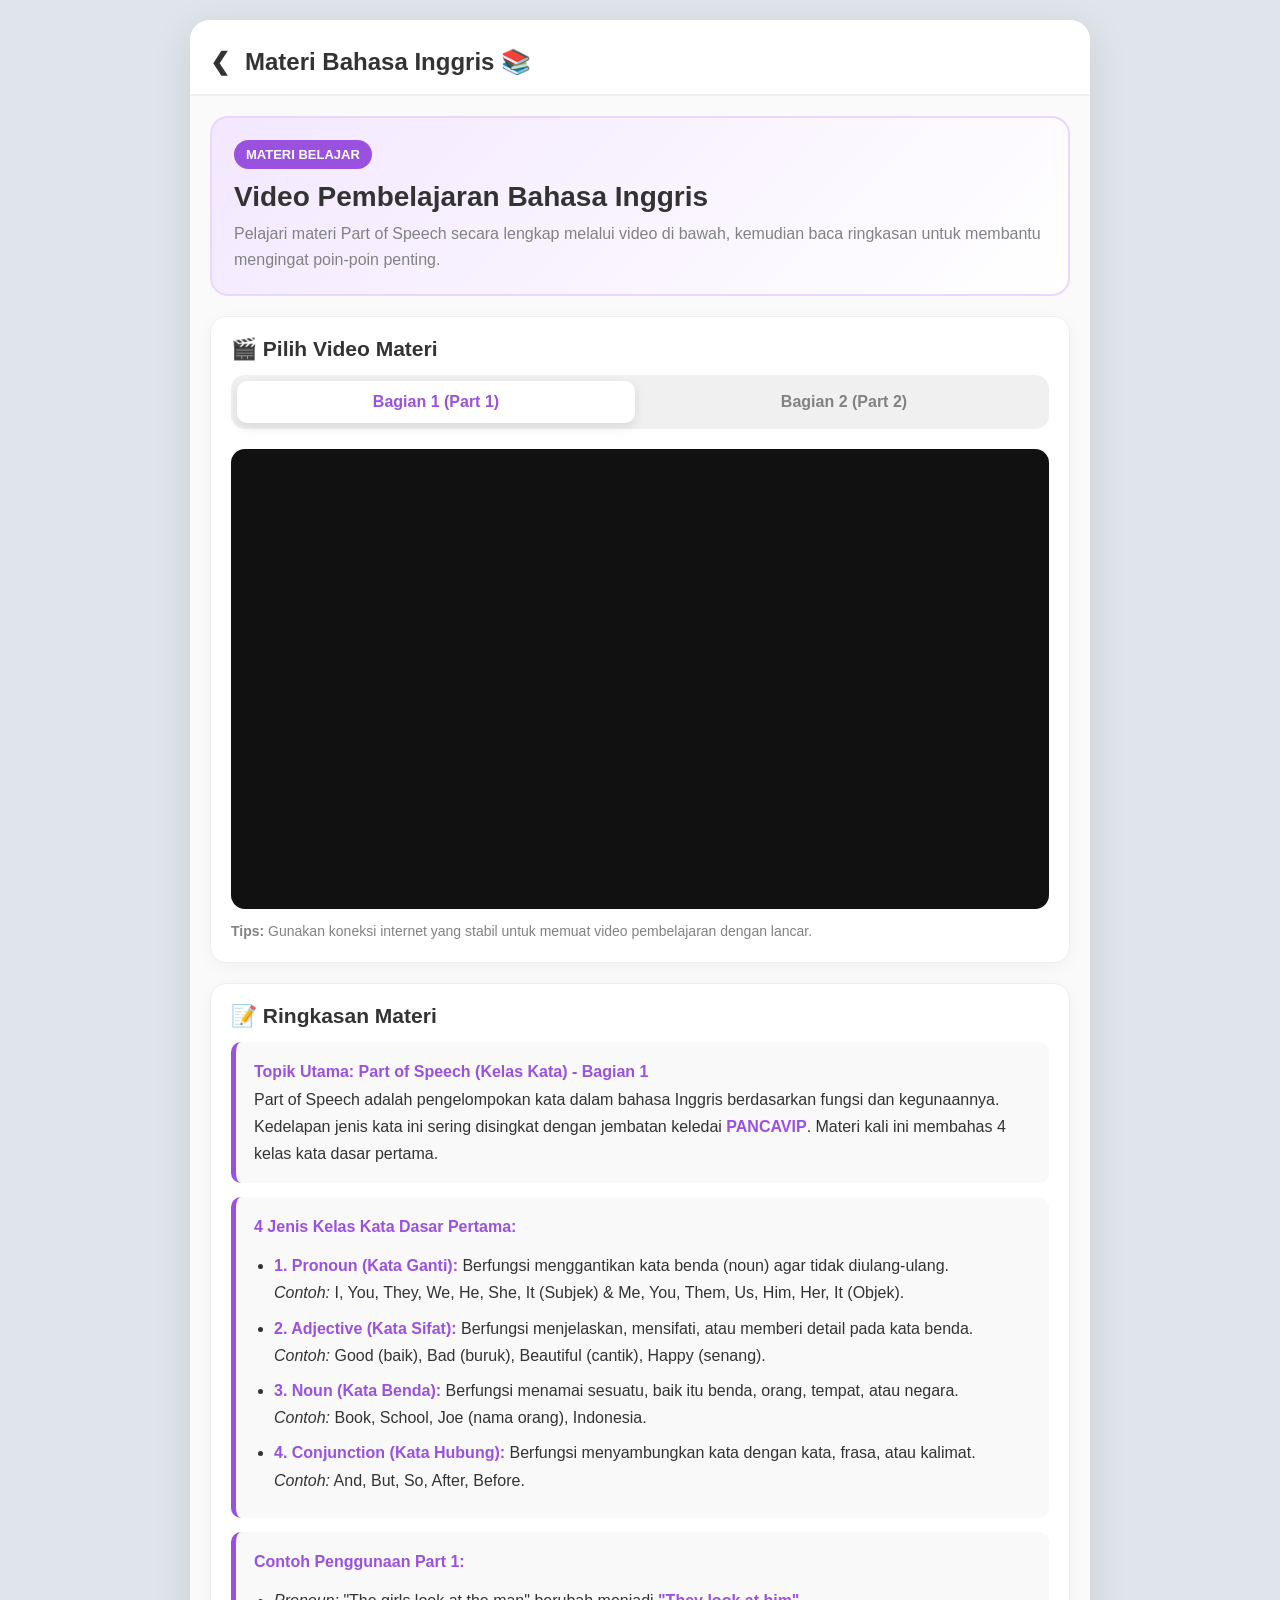
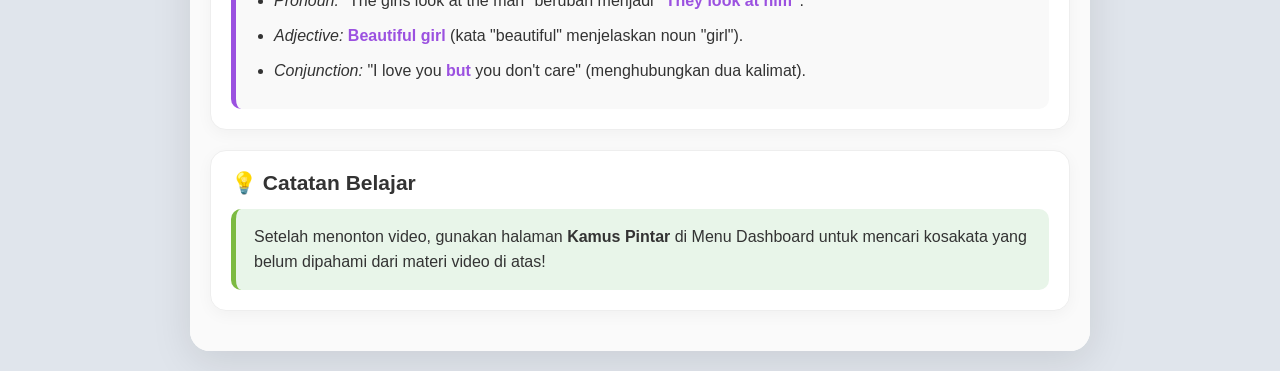
<file: materi.html>
<!DOCTYPE html>
<html lang="id">
<head>
    <meta charset="UTF-8">
    <meta name="viewport" content="width=device-width, initial-scale=1.0">
    <title>BahasaKu - Materi Bahasa Inggris</title>
    <style>
        :root {
            --primary: #9b51e0;
            --primary-light: #f3e8ff;
            --success: #7CBA41;
            --bg-color: #e0e5ec;
            --text-dark: #333333;
            --text-gray: #828282;
        }

        * {
            box-sizing: border-box;
            margin: 0;
            padding: 0;
            font-family: 'Segoe UI', Tahoma, Geneva, Verdana, sans-serif;
        }

        body {
            background: var(--bg-color);
            min-height: 100vh;
            display: flex;
            justify-content: center;
        }

        #app {
            width: 100%;
            max-width: 900px;
            min-height: 100vh;
            background: #ffffff;
            box-shadow: 0 10px 40px rgba(0,0,0,0.1);
        }

        .header {
            display: flex;
            align-items: center;
            gap: 15px;
            padding: 28px 20px 18px;
            border-bottom: 2px solid #f0f0f0;
            position: sticky;
            top: 0;
            background: rgba(255,255,255,0.96);
            backdrop-filter: blur(8px);
            z-index: 10;
        }

        .back-btn {
            background: none;
            border: none;
            font-size: 24px;
            cursor: pointer;
            color: var(--text-dark);
            font-weight: bold;
        }

        .header h1 {
            color: var(--text-dark);
            font-size: 24px;
        }

        .content {
            padding: 20px;
            background: #fafafa;
        }

        .hero {
            background: linear-gradient(135deg, var(--primary-light), #ffffff);
            border: 2px solid #ead7ff;
            border-radius: 18px;
            padding: 22px;
            margin-bottom: 20px;
        }

        .badge {
            display: inline-block;
            background: var(--primary);
            color: white;
            padding: 7px 12px;
            border-radius: 20px;
            font-size: 13px;
            font-weight: 700;
            margin-bottom: 12px;
        }

        .hero h2 {
            font-size: 28px;
            color: var(--text-dark);
            margin-bottom: 8px;
        }

        .hero p {
            color: var(--text-gray);
            line-height: 1.6;
        }

        .section {
            background: white;
            border-radius: 16px;
            padding: 20px;
            margin-bottom: 20px;
            border: 1px solid #eeeeee;
            box-shadow: 0 4px 16px rgba(0,0,0,0.04);
        }

        .section h3 {
            color: var(--text-dark);
            font-size: 21px;
            margin-bottom: 14px;
        }

        /* Navigasi Tab Part */
        .part-tabs {
            display: flex;
            gap: 10px;
            margin-bottom: 20px;
            background: #f0f0f0;
            padding: 6px;
            border-radius: 14px;
        }

        .tab-btn {
            flex: 1;
            padding: 12px;
            border: none;
            background: transparent;
            border-radius: 10px;
            font-weight: bold;
            font-size: 16px;
            color: var(--text-gray);
            cursor: pointer;
            transition: 0.3s;
        }

        .tab-btn.active {
            background: white;
            color: var(--primary);
            box-shadow: 0 4px 12px rgba(0,0,0,0.1);
        }

        .video-wrapper {
            width: 100%;
            aspect-ratio: 16 / 9;
            border-radius: 14px;
            overflow: hidden;
            background: #111;
        }

        .video-wrapper iframe {
            width: 100%;
            height: 100%;
            border: 0;
        }

        .video-note {
            margin-top: 12px;
            color: var(--text-gray);
            font-size: 14px;
            line-height: 1.5;
        }

        .summary-card {
            background: #f9f9f9;
            border-left: 5px solid var(--primary);
            border-radius: 10px;
            padding: 16px 18px;
            line-height: 1.7;
            color: var(--text-dark);
        }

        .summary-card strong {
            color: var(--primary);
        }

        .summary-list {
            margin: 12px 0 0 20px;
        }

        .summary-list li {
            margin-bottom: 8px;
        }

        .important {
            background: #E8F5E9;
            border-left: 5px solid var(--success);
            padding: 15px 18px;
            border-radius: 10px;
            color: var(--text-dark);
            line-height: 1.6;
        }

        @media (min-width: 768px) {
            #app {
                min-height: 95vh;
                margin: 20px;
                border-radius: 20px;
                overflow: hidden;
            }
        }
    </style>
</head>
<body>
    <div id="app">
        <div class="header">
            <button class="back-btn" onclick="history.back()" title="Kembali">❮</button>
            <h1>Materi Bahasa Inggris 📚</h1>
        </div>

        <main class="content">
            <section class="hero">
                <div class="badge">MATERI BELAJAR</div>
                <h2>Video Pembelajaran Bahasa Inggris</h2>
                <p>
                    Pelajari materi Part of Speech secara lengkap melalui video di bawah, 
                    kemudian baca ringkasan untuk membantu mengingat poin-poin penting.
                </p>
            </section>

            <section class="section">
                <h3>🎬 Pilih Video Materi</h3>

                <!-- TOMBOL TAB UNTUK MEMILIH PART -->
                <div class="part-tabs">
                    <button id="tab-btn-1" class="tab-btn active" onclick="switchPart(1)">Bagian 1 (Part 1)</button>
                    <button id="tab-btn-2" class="tab-btn" onclick="switchPart(2)">Bagian 2 (Part 2)</button>
                </div>

                <!-- PLAYER VIDEO -->
                <div class="video-wrapper" id="youtube-video">
                    <iframe id="youtube-iframe"
                        src="https://www.youtube.com/embed/k2_2H3qT9q0"
                        title="Video Materi Bahasa Inggris"
                        allow="accelerometer; autoplay; clipboard-write; encrypted-media; gyroscope; picture-in-picture; web-share"
                        allowfullscreen>
                    </iframe>
                </div>

                <p class="video-note">
                    <strong>Tips:</strong> Gunakan koneksi internet yang stabil untuk memuat video pembelajaran dengan lancar.
                </p>
            </section>

            <section class="section">
                <h3>📝 Ringkasan Materi</h3>

                <!-- RINGKASAN BAGIAN 1 (Ditampilkan Default) -->
                <div id="summary-part1">
                    <div class="summary-card">
                        <strong>Topik Utama: Part of Speech (Kelas Kata) - Bagian 1</strong><br>
                        Part of Speech adalah pengelompokan kata dalam bahasa Inggris berdasarkan fungsi dan kegunaannya. Kedelapan jenis kata ini sering disingkat dengan jembatan keledai <strong>PANCAVIP</strong>. Materi kali ini membahas 4 kelas kata dasar pertama.
                    </div>

                    <div class="summary-card" style="margin-top: 14px;">
                        <strong>4 Jenis Kelas Kata Dasar Pertama:</strong>
                        <ul class="summary-list">
                            <li><strong>1. Pronoun (Kata Ganti):</strong> Berfungsi menggantikan kata benda (noun) agar tidak diulang-ulang. <br>
                            <em>Contoh:</em> I, You, They, We, He, She, It (Subjek) & Me, You, Them, Us, Him, Her, It (Objek).</li>
                            <li><strong>2. Adjective (Kata Sifat):</strong> Berfungsi menjelaskan, mensifati, atau memberi detail pada kata benda. <br>
                            <em>Contoh:</em> Good (baik), Bad (buruk), Beautiful (cantik), Happy (senang).</li>
                            <li><strong>3. Noun (Kata Benda):</strong> Berfungsi menamai sesuatu, baik itu benda, orang, tempat, atau negara.<br>
                            <em>Contoh:</em> Book, School, Joe (nama orang), Indonesia.</li>
                            <li><strong>4. Conjunction (Kata Hubung):</strong> Berfungsi menyambungkan kata dengan kata, frasa, atau kalimat.<br>
                            <em>Contoh:</em> And, But, So, After, Before.</li>
                        </ul>
                    </div>

                    <div class="summary-card" style="margin-top: 14px;">
                        <strong>Contoh Penggunaan Part 1:</strong>
                        <ul class="summary-list">
                            <li><em>Pronoun:</em> "The girls look at the man" berubah menjadi <strong>"They look at him"</strong>.</li>
                            <li><em>Adjective:</em> <strong>Beautiful girl</strong> (kata "beautiful" menjelaskan noun "girl").</li>
                            <li><em>Conjunction:</em> "I love you <strong>but</strong> you don't care" (menghubungkan dua kalimat).</li>
                        </ul>
                    </div>
                </div>

                <!-- RINGKASAN BAGIAN 2 (Disembunyikan Default) -->
                <div id="summary-part2" style="display: none;">
                    <div class="summary-card">
                        <strong>Topik Utama: Part of Speech (Kelas Kata) - Bagian 2</strong><br>
                        Melanjutkan video sebelumnya, materi ini membahas tuntas 4 kelas kata terakhir untuk melengkapi rumus <strong>PANCAVIP</strong>.
                    </div>

                    <div class="summary-card" style="margin-top: 14px;">
                        <strong>4 Jenis Kelas Kata Lanjutan:</strong>
                        <ul class="summary-list">
                            <li><strong>1. Adverb (Kata Keterangan):</strong> Berfungsi memberikan keterangan tambahan pada kata kerja (verb), kata sifat (adjective), atau adverb itu sendiri. <br>
                            <em>Contoh:</em> Quickly (dengan cepat), Yesterday (kemarin), Always (selalu), Here (di sini).</li>
                            <li><strong>2. Verb (Kata Kerja):</strong> Menunjukkan sebuah aktivitas, tindakan, atau keadaan subjek. <br>
                            <em>Contoh:</em> Read (membaca), Run (berlari), Write (menulis), Wait (menunggu).</li>
                            <li><strong>3. Interjection (Kata Seru):</strong> Digunakan untuk mengungkapkan luapan emosi atau perasaan secara spontan.<br>
                            <em>Contoh:</em> Wow!, Oh my God!, Ouch!, Oops!</li>
                            <li><strong>4. Preposition (Kata Depan):</strong> Kata yang diletakkan sebelum kata benda (noun) atau kata ganti (pronoun) untuk menunjukkan waktu, tempat, posisi, atau arah.<br>
                            <em>Contoh:</em> In, On, At, From, By, About.</li>
                        </ul>
                    </div>

                    <div class="summary-card" style="margin-top: 14px;">
                        <strong>Contoh Penggunaan Part 2:</strong>
                        <ul class="summary-list">
                            <li><em>Adverb:</em> "She runs <strong>quickly</strong>" (menerangkan kata kerja 'runs' / berlari dengan cepat).</li>
                            <li><em>Verb:</em> "He <strong>reads</strong> a book" (Aktivitas membaca).</li>
                            <li><em>Preposition:</em> "They sit <strong>in</strong> the class" ('in' diletakkan sebelum noun 'the class').</li>
                        </ul>
                    </div>
                </div>
            </section>

            <section class="section">
                <h3>💡 Catatan Belajar</h3>
                <div class="important">
                    Setelah menonton video, gunakan halaman <strong>Kamus Pintar</strong>
                    di Menu Dashboard untuk mencari kosakata yang belum dipahami dari materi video di atas!
                </div>
            </section>
        </main>
    </div>

    <script>
        // Logika untuk mengganti Tab, Video, dan Ringkasan
        function switchPart(partNum) {
            // 1. Matikan highlight tombol sebelumnya, lalu nyalakan tombol yang diklik
            document.querySelectorAll('.tab-btn').forEach(btn => btn.classList.remove('active'));
            document.getElementById('tab-btn-' + partNum).classList.add('active');

            // 2. Ambil elemen pemutar iframe dan container teks
            const iframe = document.getElementById('youtube-iframe');
            const summary1 = document.getElementById('summary-part1');
            const summary2 = document.getElementById('summary-part2');

            // 3. Kondisi ubah link dan teks ringkasan
            if (partNum === 1) {
                iframe.src = "https://www.youtube.com/embed/k2_2H3qT9q0";
                summary1.style.display = "block";
                summary2.style.display = "none";
            } else if (partNum === 2) {
                // Link embed video baru Part 2
                iframe.src = "https://www.youtube.com/embed/nLrrrhmbKq0";
                summary1.style.display = "none";
                summary2.style.display = "block";
            }
        }
    </script>
</body>
</html>
</file>
